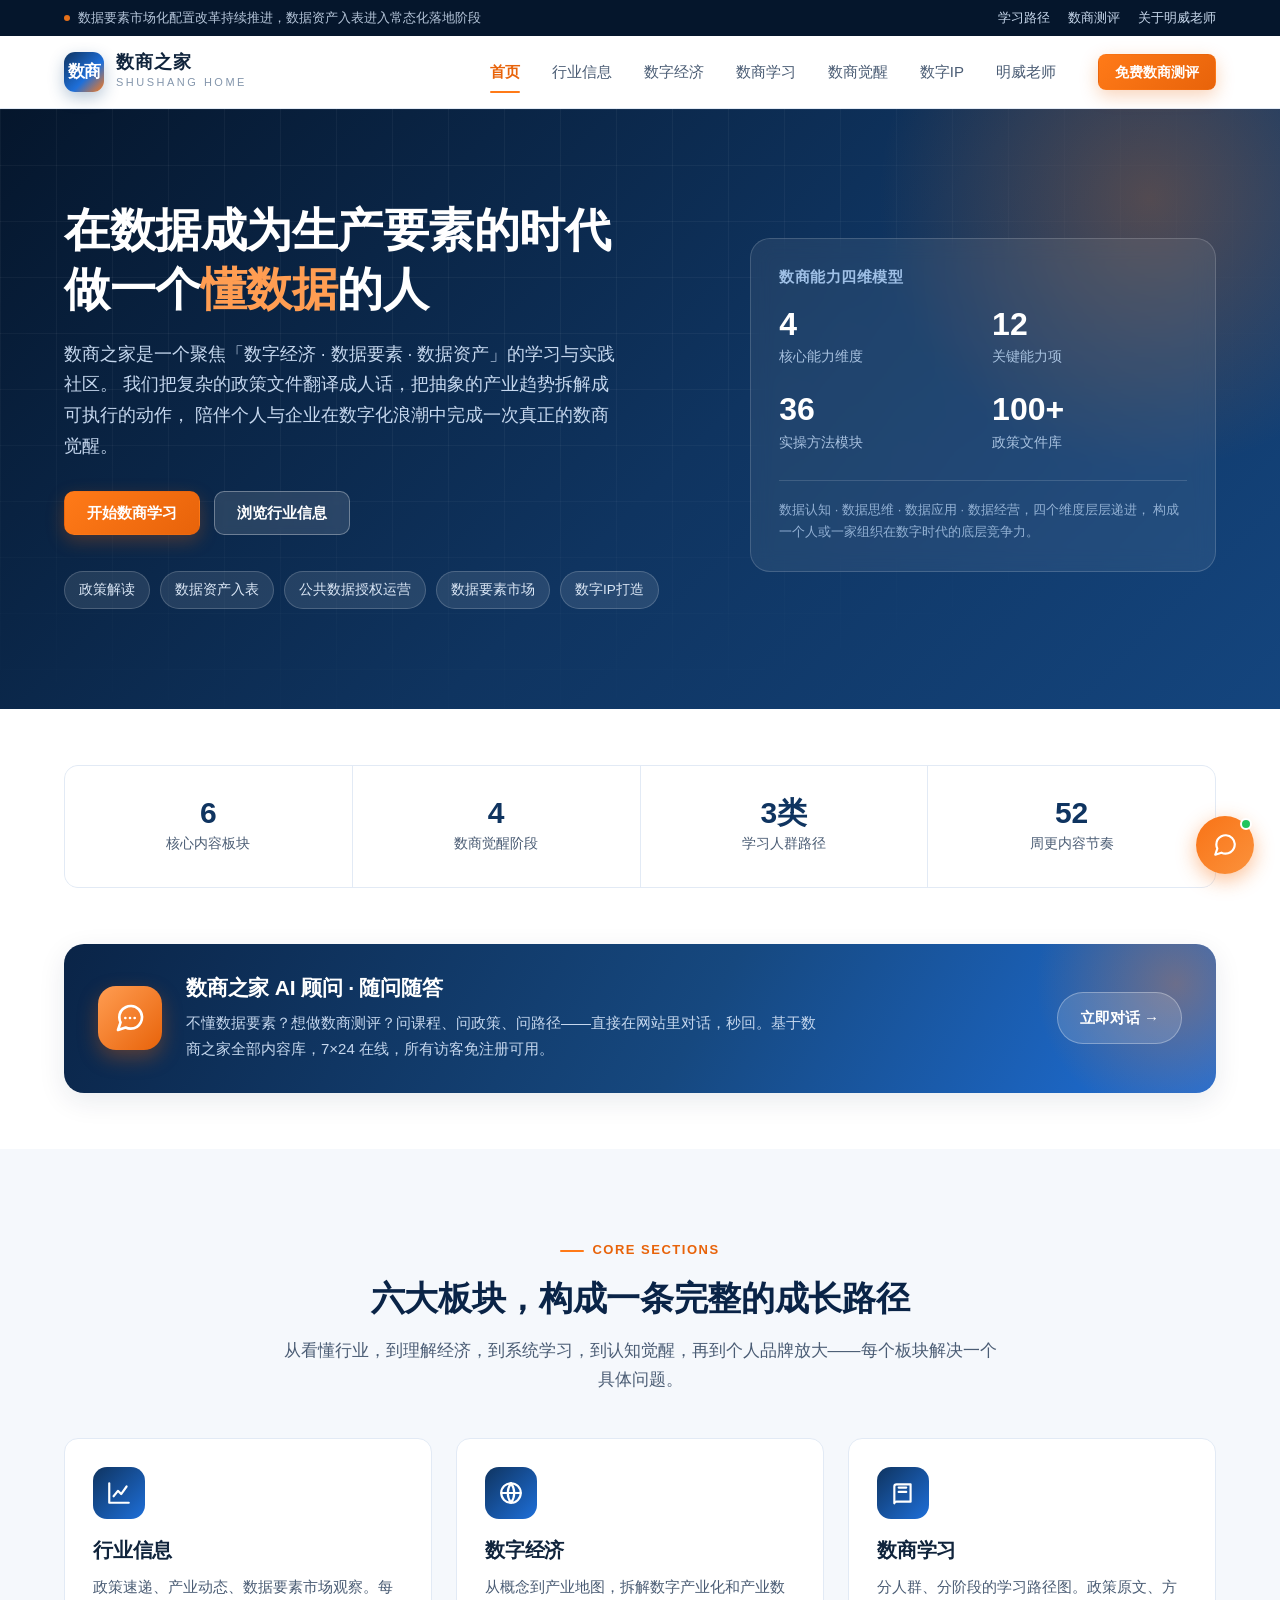
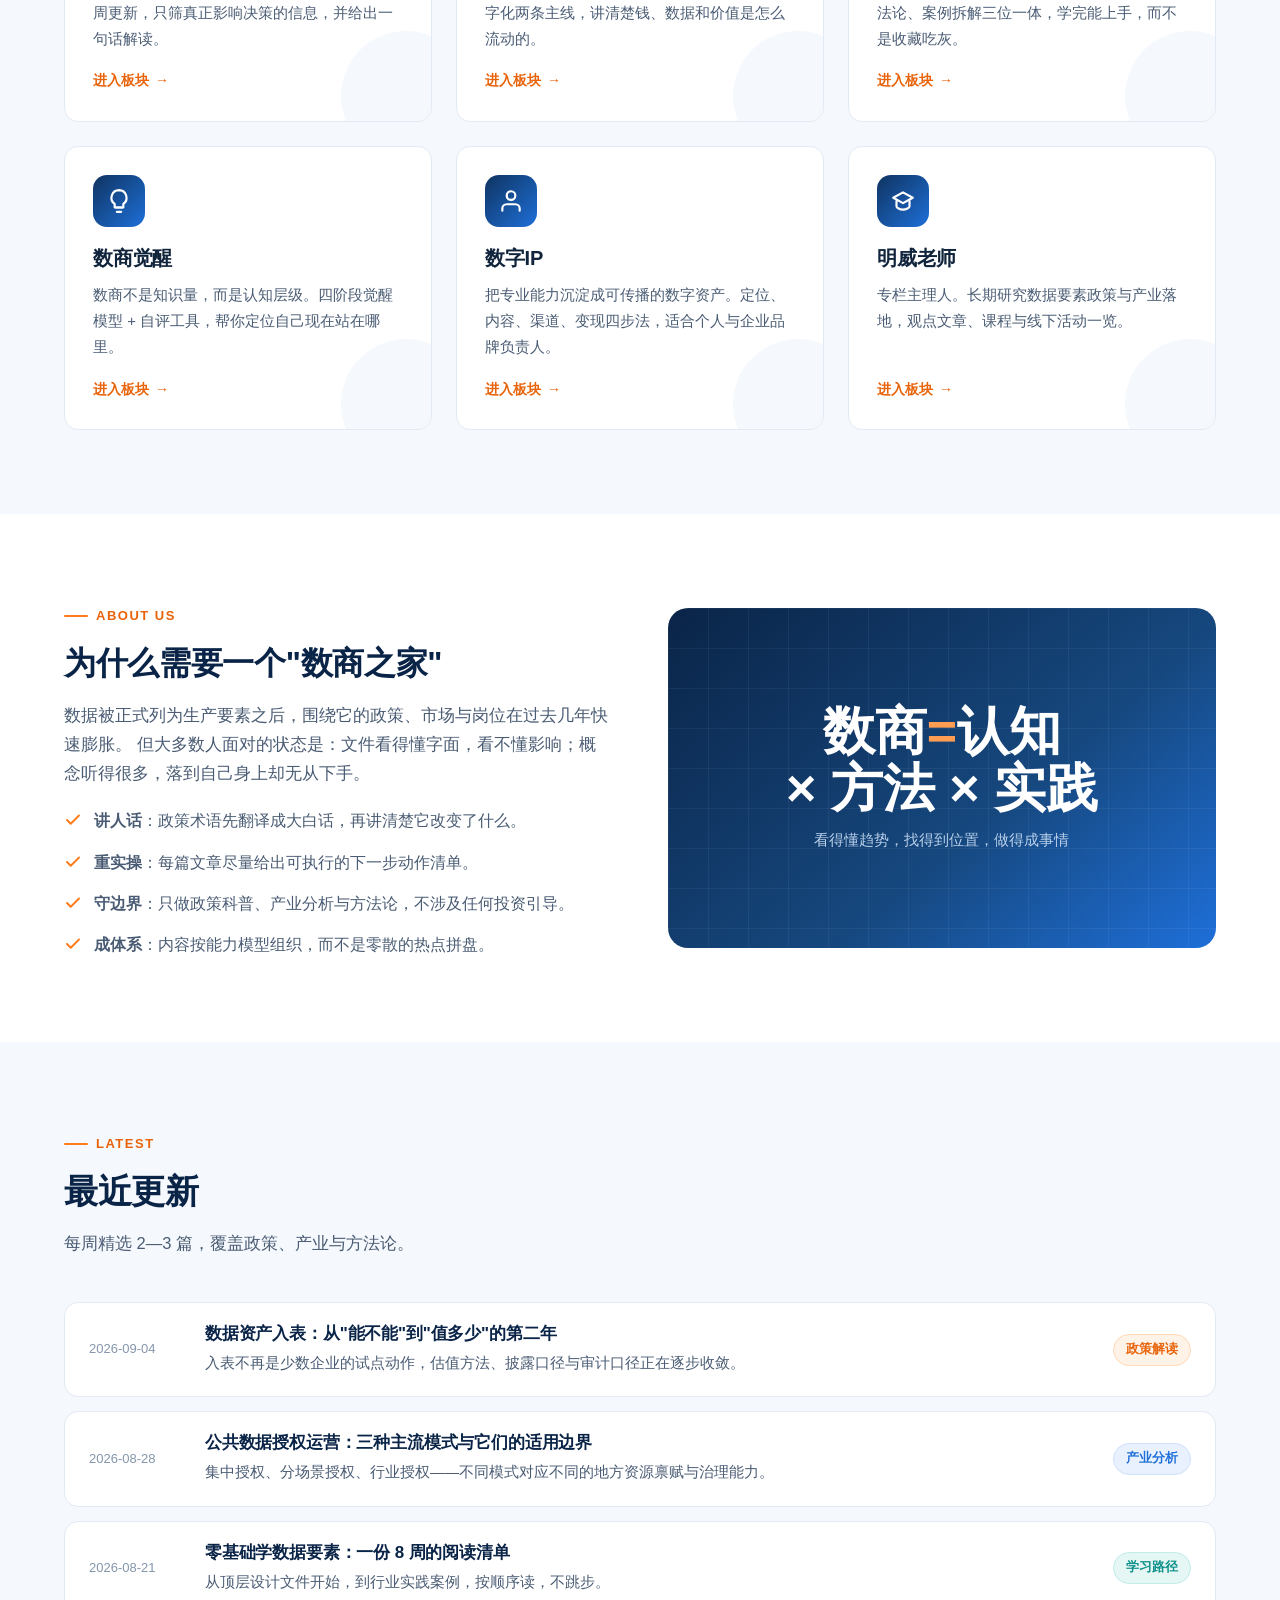
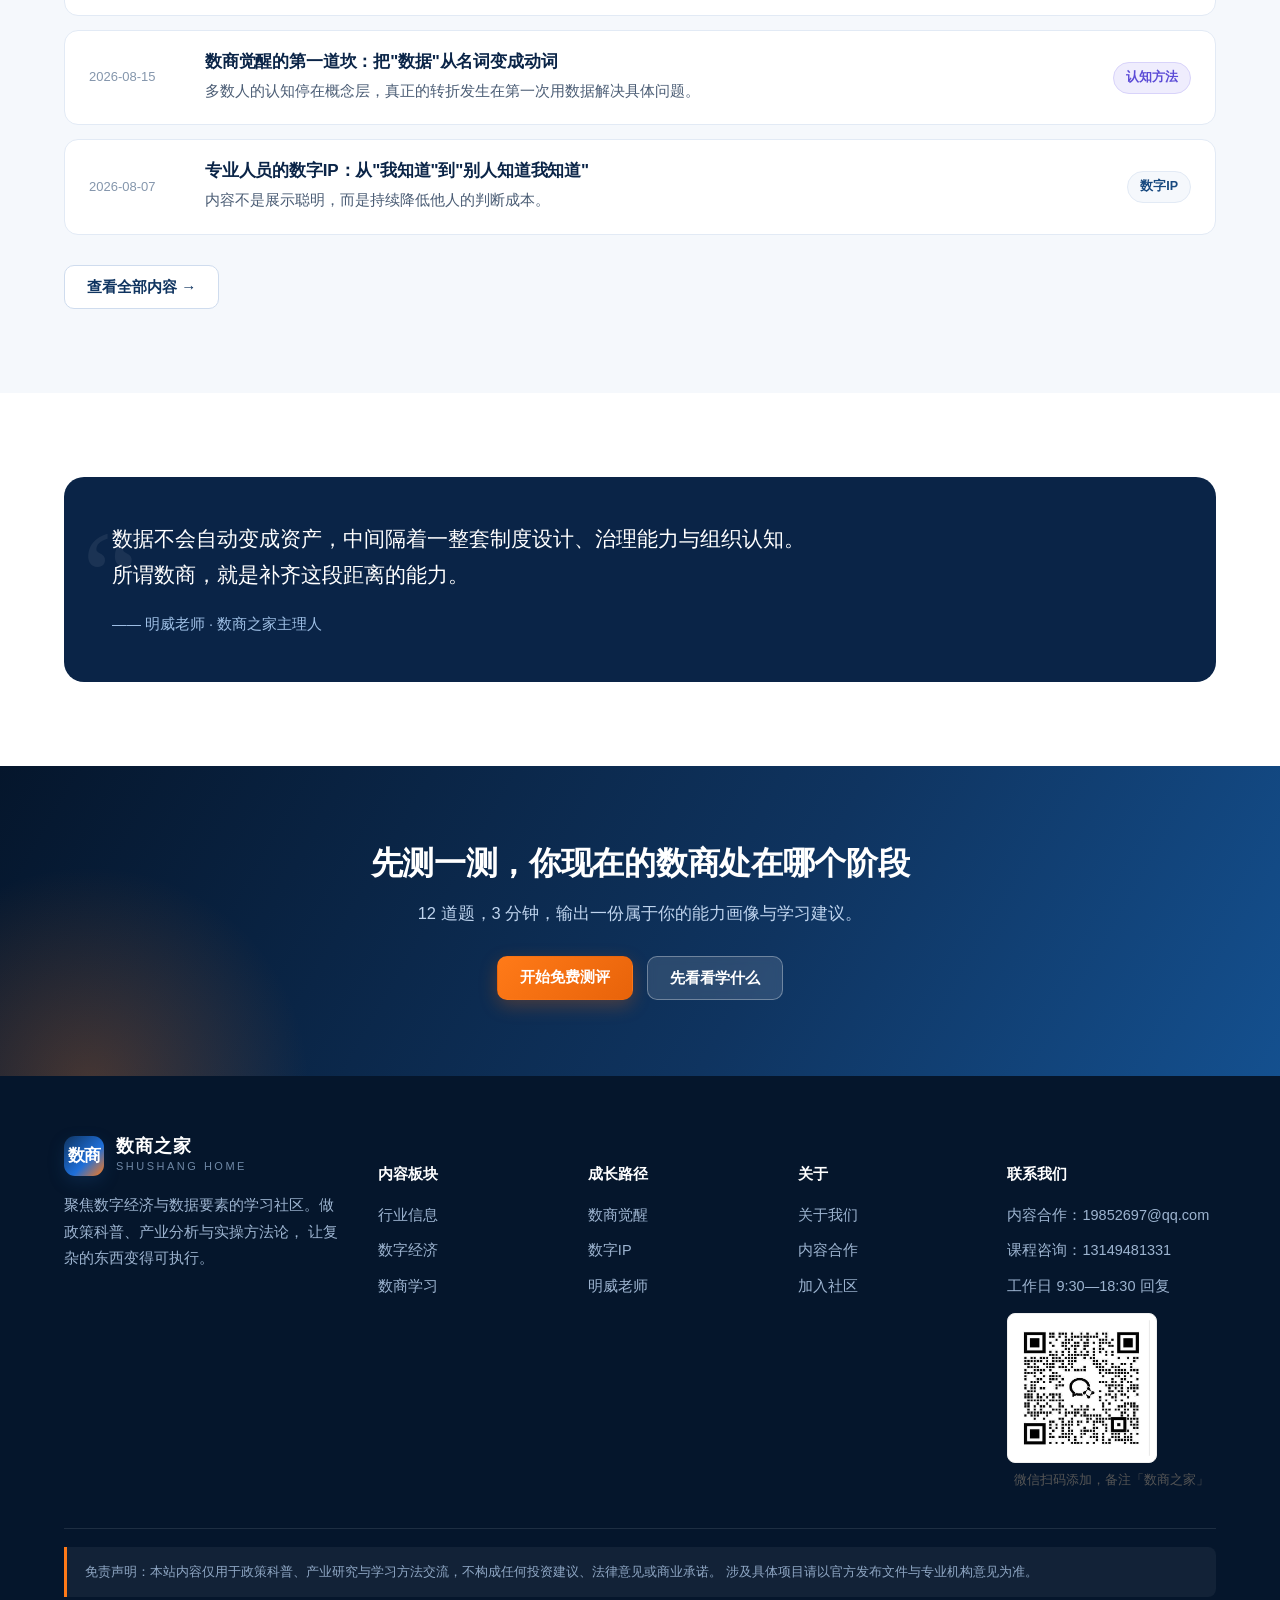
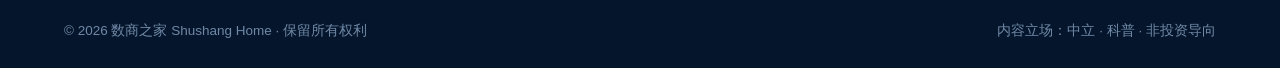
<file: index.html>
<!DOCTYPE html>
<html lang="zh-CN">
<head>
<meta charset="UTF-8">
<meta name="viewport" content="width=device-width, initial-scale=1">
<meta http-equiv="Cache-Control" content="no-cache, no-store, must-revalidate">
<meta http-equiv="Pragma" content="no-cache">
<meta http-equiv="Expires" content="0">
<title>数商之家 — 数字经济 · 数据要素 · 数商觉醒</title>
<meta name="description" content="数商之家，聚焦数字经济、数据要素与数据资产化的学习与实践社区。提供行业信息、政策解读、数商学习路径、数商觉醒方法论、数字IP打造与明威老师专栏内容。">
<link rel="stylesheet" href="assets/css/style.css?v=2">
</head>
<body>

<!-- 顶部公告 -->
<div class="topbar">
  <div class="container">
    <span><i class="dot"></i>数据要素市场化配置改革持续推进，数据资产入表进入常态化落地阶段</span>
    <div class="topbar-links">
      <a href="learning.html">学习路径</a>
      <a href="awakening.html">数商测评</a>
      <a href="teacher.html">关于明威老师</a>
    </div>
  </div>
</div>

<!-- 导航 -->
<nav class="nav">
  <div class="container">
    <a href="index.html" class="logo">
      <div class="logo-mark">数商</div>
      <div class="logo-text">
        <b>数商之家</b>
        <small>Shushang Home</small>
      </div>
    </a>

    <button class="nav-toggle" aria-label="菜单" aria-expanded="false"><i></i><i></i><i></i></button>

    <ul class="nav-menu">
      <li><a href="index.html" class="active">首页</a></li>
      <li><a href="industry.html">行业信息</a></li>
      <li><a href="economy.html">数字经济</a></li>
      <li><a href="learning.html">数商学习</a></li>
      <li><a href="awakening.html">数商觉醒</a></li>
      <li><a href="ip.html">数字IP</a></li>
      <li><a href="teacher.html">明威老师</a></li>
    </ul>

    <div class="nav-cta">
      <a href="awakening.html" class="btn btn-primary btn-sm">免费数商测评</a>
    </div>
  </div>
</nav>

<!-- Hero -->
<header class="hero">
  <div class="container">
    <div class="hero-grid">
      <div>
        <h1>在数据成为生产要素的时代<br>做一个<em>懂数据</em>的人</h1>
        <p class="lead">
          数商之家是一个聚焦「数字经济 · 数据要素 · 数据资产」的学习与实践社区。
          我们把复杂的政策文件翻译成人话，把抽象的产业趋势拆解成可执行的动作，
          陪伴个人与企业在数字化浪潮中完成一次真正的数商觉醒。
        </p>
        <div class="hero-actions">
          <a href="learning.html" class="btn btn-primary">开始数商学习</a>
          <a href="industry.html" class="btn btn-light">浏览行业信息</a>
        </div>
        <div class="hero-tags">
          <span>政策解读</span>
          <span>数据资产入表</span>
          <span>公共数据授权运营</span>
          <span>数据要素市场</span>
          <span>数字IP打造</span>
        </div>
      </div>

      <div class="hero-card">
        <h4>数商能力四维模型</h4>
        <div class="stat-row">
          <div class="stat">
            <b data-count="4">4</b>
            <span>核心能力维度</span>
          </div>
          <div class="stat">
            <b data-count="12">12</b>
            <span>关键能力项</span>
          </div>
          <div class="stat">
            <b data-count="36">36</b>
            <span>实操方法模块</span>
          </div>
          <div class="stat">
            <b data-count="100" data-suffix="+">100+</b>
            <span>政策文件库</span>
          </div>
        </div>
        <div class="divider"></div>
        <p class="hero-note">
          数据认知 · 数据思维 · 数据应用 · 数据经营，四个维度层层递进，
          构成一个人或一家组织在数字时代的底层竞争力。
        </p>
      </div>
    </div>
  </div>
</header>

<!-- 数据亮点 -->
<section class="section" style="padding: 56px 0;">
  <div class="container">
    <div class="highlights reveal">
      <div class="highlight"><b data-count="6">6</b><span>核心内容板块</span></div>
      <div class="highlight"><b data-count="4">4</b><span>数商觉醒阶段</span></div>
      <div class="highlight"><b data-count="3" data-suffix="类">3类</b><span>学习人群路径</span></div>
      <div class="highlight"><b data-count="52">52</b><span>周更内容节奏</span></div>
    </div>
  </div>
</section>

<!-- AI 顾问入口 -->
<section class="section" style="padding: 0 0 56px;">
  <div class="container">
    <a href="ai.html" class="ai-entry reveal">
      <div class="ai-entry-icon">
        <svg viewBox="0 0 24 24" fill="none" stroke="currentColor" stroke-width="2" stroke-linecap="round" stroke-linejoin="round"><path d="M21 11.5a8.38 8.38 0 01-.9 3.8 8.5 8.5 0 01-7.6 4.7 8.38 8.38 0 01-3.8-.9L3 21l1.9-5.7a8.38 8.38 0 01-.9-3.8 8.5 8.5 0 014.7-7.6 8.38 8.38 0 013.8-.9h.5a8.48 8.48 0 018 8v.5z"/><path d="M8.5 12h.01M12 12h.01M15.5 12h.01"/></svg>
      </div>
      <div class="ai-entry-body">
        <h3>数商之家 AI 顾问 · 随问随答</h3>
        <p>不懂数据要素？想做数商测评？问课程、问政策、问路径——直接在网站里对话，秒回。基于数商之家全部内容库，7×24 在线，所有访客免注册可用。</p>
      </div>
      <span class="ai-entry-cta">立即对话 →</span>
    </a>
  </div>
</section>

<!-- 六大板块 -->
<section class="section section-soft">
  <div class="container">
    <div class="sec-head center">
      <div class="eyebrow">Core Sections</div>
      <h2>六大板块，构成一条完整的成长路径</h2>
      <p>从看懂行业，到理解经济，到系统学习，到认知觉醒，再到个人品牌放大——每个板块解决一个具体问题。</p>
    </div>

    <div class="grid g-3">
      <a href="industry.html" class="card mod-card reveal">
        <div class="mod-icon">
          <svg viewBox="0 0 24 24" fill="none" stroke="currentColor" stroke-width="2" stroke-linecap="round" stroke-linejoin="round"><path d="M3 3v18h18"/><path d="M7 15l4-5 3 3 5-7"/></svg>
        </div>
        <h3>行业信息</h3>
        <p>政策速递、产业动态、数据要素市场观察。每周更新，只筛真正影响决策的信息，并给出一句话解读。</p>
        <span class="more">进入板块</span>
      </a>

      <a href="economy.html" class="card mod-card reveal">
        <div class="mod-icon">
          <svg viewBox="0 0 24 24" fill="none" stroke="currentColor" stroke-width="2" stroke-linecap="round" stroke-linejoin="round"><circle cx="12" cy="12" r="9"/><path d="M3 12h18M12 3a15 15 0 010 18 15 15 0 010-18"/></svg>
        </div>
        <h3>数字经济</h3>
        <p>从概念到产业地图，拆解数字产业化和产业数字化两条主线，讲清楚钱、数据和价值是怎么流动的。</p>
        <span class="more">进入板块</span>
      </a>

      <a href="learning.html" class="card mod-card reveal">
        <div class="mod-icon">
          <svg viewBox="0 0 24 24" fill="none" stroke="currentColor" stroke-width="2" stroke-linecap="round" stroke-linejoin="round"><path d="M4 19.5V6a2 2 0 012-2h13v16H6a2 2 0 00-2 1.5z"/><path d="M8 7h7M8 11h7"/></svg>
        </div>
        <h3>数商学习</h3>
        <p>分人群、分阶段的学习路径图。政策原文、方法论、案例拆解三位一体，学完能上手，而不是收藏吃灰。</p>
        <span class="more">进入板块</span>
      </a>

      <a href="awakening.html" class="card mod-card reveal">
        <div class="mod-icon">
          <svg viewBox="0 0 24 24" fill="none" stroke="currentColor" stroke-width="2" stroke-linecap="round" stroke-linejoin="round"><path d="M9 18h6M10 22h4"/><path d="M12 2a7 7 0 00-4 12.7V18h8v-3.3A7 7 0 0012 2z"/></svg>
        </div>
        <h3>数商觉醒</h3>
        <p>数商不是知识量，而是认知层级。四阶段觉醒模型 + 自评工具，帮你定位自己现在站在哪里。</p>
        <span class="more">进入板块</span>
      </a>

      <a href="ip.html" class="card mod-card reveal">
        <div class="mod-icon">
          <svg viewBox="0 0 24 24" fill="none" stroke="currentColor" stroke-width="2" stroke-linecap="round" stroke-linejoin="round"><path d="M20 21v-2a4 4 0 00-4-4H8a4 4 0 00-4 4v2"/><circle cx="12" cy="7" r="4"/></svg>
        </div>
        <h3>数字IP</h3>
        <p>把专业能力沉淀成可传播的数字资产。定位、内容、渠道、变现四步法，适合个人与企业品牌负责人。</p>
        <span class="more">进入板块</span>
      </a>

      <a href="teacher.html" class="card mod-card reveal">
        <div class="mod-icon">
          <svg viewBox="0 0 24 24" fill="none" stroke="currentColor" stroke-width="2" stroke-linecap="round" stroke-linejoin="round"><path d="M12 14l9-5-9-5-9 5 9 5z"/><path d="M6 12v5c0 1 3 3 6 3s6-2 6-3v-5"/></svg>
        </div>
        <h3>明威老师</h3>
        <p>专栏主理人。长期研究数据要素政策与产业落地，观点文章、课程与线下活动一览。</p>
        <span class="more">进入板块</span>
      </a>
    </div>
  </div>
</section>

<!-- 关于 -->
<section class="section">
  <div class="container">
    <div class="split">
      <div class="reveal">
        <div class="eyebrow">About Us</div>
        <h2 style="font-size:32px;color:var(--navy-800);margin-bottom:16px;">为什么需要一个"数商之家"</h2>
        <p style="color:var(--text-2);font-size:16.5px;margin-bottom:20px;">
          数据被正式列为生产要素之后，围绕它的政策、市场与岗位在过去几年快速膨胀。
          但大多数人面对的状态是：文件看得懂字面，看不懂影响；概念听得很多，落到自己身上却无从下手。
        </p>
        <ul class="feature-list">
          <li>
            <svg viewBox="0 0 24 24" fill="none" stroke="currentColor" stroke-width="2.5" stroke-linecap="round" stroke-linejoin="round"><path d="M20 6L9 17l-5-5"/></svg>
            <span><strong>讲人话</strong>：政策术语先翻译成大白话，再讲清楚它改变了什么。</span>
          </li>
          <li>
            <svg viewBox="0 0 24 24" fill="none" stroke="currentColor" stroke-width="2.5" stroke-linecap="round" stroke-linejoin="round"><path d="M20 6L9 17l-5-5"/></svg>
            <span><strong>重实操</strong>：每篇文章尽量给出可执行的下一步动作清单。</span>
          </li>
          <li>
            <svg viewBox="0 0 24 24" fill="none" stroke="currentColor" stroke-width="2.5" stroke-linecap="round" stroke-linejoin="round"><path d="M20 6L9 17l-5-5"/></svg>
            <span><strong>守边界</strong>：只做政策科普、产业分析与方法论，不涉及任何投资引导。</span>
          </li>
          <li>
            <svg viewBox="0 0 24 24" fill="none" stroke="currentColor" stroke-width="2.5" stroke-linecap="round" stroke-linejoin="round"><path d="M20 6L9 17l-5-5"/></svg>
            <span><strong>成体系</strong>：内容按能力模型组织，而不是零散的热点拼盘。</span>
          </li>
        </ul>
      </div>

      <div class="split-visual reveal">
        <div class="visual">
          <div class="visual-inner">
            <div class="big">数商<em>=</em>认知<br>× 方法 × 实践</div>
            <p>看得懂趋势，找得到位置，做得成事情</p>
          </div>
        </div>
      </div>
    </div>
  </div>
</section>

<!-- 最新内容 -->
<section class="section section-soft">
  <div class="container">
    <div class="sec-head">
      <div class="eyebrow">Latest</div>
      <h2>最近更新</h2>
      <p>每周精选 2—3 篇，覆盖政策、产业与方法论。</p>
    </div>

    <div class="news-list reveal">
      <a href="industry.html" class="news-item">
        <div class="news-date">2026-09-04</div>
        <div>
          <h4>数据资产入表：从"能不能"到"值多少"的第二年</h4>
          <p>入表不再是少数企业的试点动作，估值方法、披露口径与审计口径正在逐步收敛。</p>
        </div>
        <span class="tag tag-orange">政策解读</span>
      </a>

      <a href="economy.html" class="news-item">
        <div class="news-date">2026-08-28</div>
        <div>
          <h4>公共数据授权运营：三种主流模式与它们的适用边界</h4>
          <p>集中授权、分场景授权、行业授权——不同模式对应不同的地方资源禀赋与治理能力。</p>
        </div>
        <span class="tag tag-blue">产业分析</span>
      </a>

      <a href="learning.html" class="news-item">
        <div class="news-date">2026-08-21</div>
        <div>
          <h4>零基础学数据要素：一份 8 周的阅读清单</h4>
          <p>从顶层设计文件开始，到行业实践案例，按顺序读，不跳步。</p>
        </div>
        <span class="tag tag-teal">学习路径</span>
      </a>

      <a href="awakening.html" class="news-item">
        <div class="news-date">2026-08-15</div>
        <div>
          <h4>数商觉醒的第一道坎：把"数据"从名词变成动词</h4>
          <p>多数人的认知停在概念层，真正的转折发生在第一次用数据解决具体问题。</p>
        </div>
        <span class="tag tag-purple">认知方法</span>
      </a>

      <a href="ip.html" class="news-item">
        <div class="news-date">2026-08-07</div>
        <div>
          <h4>专业人员的数字IP：从"我知道"到"别人知道我知道"</h4>
          <p>内容不是展示聪明，而是持续降低他人的判断成本。</p>
        </div>
        <span class="tag">数字IP</span>
      </a>
    </div>

    <div style="margin-top:30px;">
      <a href="industry.html" class="btn btn-ghost">查看全部内容 →</a>
    </div>
  </div>
</section>

<!-- 引用 -->
<section class="section">
  <div class="container">
    <div class="quote reveal">
      <p>数据不会自动变成资产，中间隔着一整套制度设计、治理能力与组织认知。<br>
      所谓数商，就是补齐这段距离的能力。</p>
      <footer>—— 明威老师 · 数商之家主理人
</footer>
    </div>
  </div>
</section>

<!-- CTA -->
<section class="cta">
  <div class="container">
    <h2>先测一测，你现在的数商处在哪个阶段</h2>
    <p>12 道题，3 分钟，输出一份属于你的能力画像与学习建议。</p>
    <div class="hero-actions">
      <a href="awakening.html" class="btn btn-primary">开始免费测评</a>
      <a href="learning.html" class="btn btn-light">先看看学什么</a>
    </div>
  </div>
</section>

<!-- 页脚 -->
<footer class="footer">
  <div class="container">
    <div class="footer-grid">
      <div>
        <div class="logo">
          <div class="logo-mark">数商</div>
          <div class="logo-text"><b>数商之家</b><small>Shushang Home</small></div>
        </div>
        <p class="footer-about">
          聚焦数字经济与数据要素的学习社区。做政策科普、产业分析与实操方法论，
          让复杂的东西变得可执行。
        </p>
      </div>
      <div>
        <h5>内容板块</h5>
        <ul>
          <li><a href="industry.html">行业信息</a></li>
          <li><a href="economy.html">数字经济</a></li>
          <li><a href="learning.html">数商学习</a></li>
        </ul>
      </div>
      <div>
        <h5>成长路径</h5>
        <ul>
          <li><a href="awakening.html">数商觉醒</a></li>
          <li><a href="ip.html">数字IP</a></li>
          <li><a href="teacher.html">明威老师</a></li>
        </ul>
      </div>
      <div>
        <h5>关于</h5>
        <ul>
          <li><a href="teacher.html">关于我们</a></li>
          <li><a href="teacher.html#contact">内容合作</a></li>
          <li><a href="learning.html">加入社区</a></li>
        </ul>
      </div>
      <div>
        <h5>联系我们</h5>
        <ul>
          <li>内容合作：19852697@qq.com</li>
          <li>课程咨询：13149481331</li>
          <li>工作日 9:30—18:30 回复</li>
        </ul>
        <div class="wx-qr" style="margin-top:14px;text-align:center;">
          <img src="assets/img/weixin_qr.png?v=2" alt="微信二维码" style="width:150px;height:150px;border-radius:8px;background:#fff;padding:6px;border:1px solid #eee;" />
          <p style="font-size:13px;color:#555;margin-top:6px;">微信扫码添加，备注「数商之家」</p>
        </div>
      </div>
    </div>

    <div class="disclaimer">
      免责声明：本站内容仅用于政策科普、产业研究与学习方法交流，不构成任何投资建议、法律意见或商业承诺。
      涉及具体项目请以官方发布文件与专业机构意见为准。
    </div>

    <div class="footer-bottom">
      <span>© 2026 数商之家 Shushang Home · 保留所有权利</span>
      <span>内容立场：中立 · 科普 · 非投资导向</span>
    </div>
  </div>
</footer>

<button class="totop" aria-label="回到顶部">
  <svg viewBox="0 0 24 24" width="20" height="20" fill="none" stroke="currentColor" stroke-width="2.2" stroke-linecap="round" stroke-linejoin="round"><path d="M12 19V5M5 12l7-7 7 7"/></svg>
</button>

<script src="assets/js/main.js?v=2"></script>
<script src="assets/js/ai-widget.js?v=3"></script>
</body>
</html>
</file>
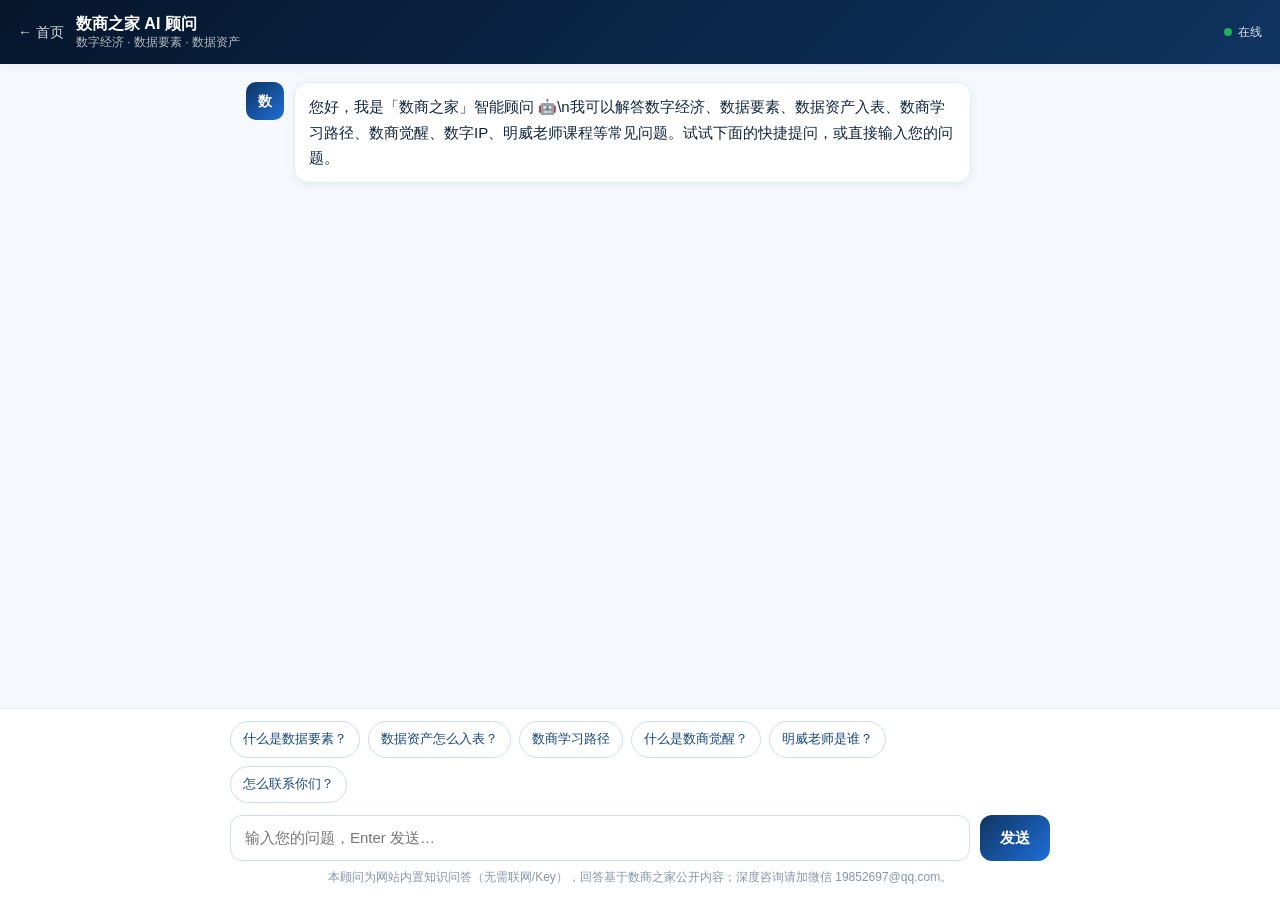
<file: ai.html>
<!DOCTYPE html>
<html lang="zh-CN">
<head>
<meta charset="UTF-8">
<meta name="viewport" content="width=device-width, initial-scale=1">
<meta http-equiv="Cache-Control" content="no-cache, no-store, must-revalidate">
<meta http-equiv="Pragma" content="no-cache">
<meta http-equiv="Expires" content="0">
<title>数商之家 AI 顾问</title>
<link rel="stylesheet" href="assets/css/style.css?v=2">
<style>
  body { background: var(--bg-soft); }
  .ai-head {
    position: sticky; top: 0; z-index: 20;
    background: linear-gradient(135deg, var(--navy-900), var(--navy-700));
    color: #fff; padding: 14px 18px;
    display: flex; align-items: center; gap: 12px;
    box-shadow: var(--shadow-sm);
  }
  .ai-head a.back { color: #fff; text-decoration: none; font-size: 14px; opacity: .85; }
  .ai-head a.back:hover { opacity: 1; }
  .ai-head .who { display: flex; flex-direction: column; line-height: 1.3; }
  .ai-head .who b { font-size: 16px; }
  .ai-head .who small { font-size: 12px; opacity: .7; }
  .ai-head .status { margin-left: auto; display: flex; align-items: center; gap: 6px; font-size: 12px; opacity: .85; }
  .ai-head .status .dot { width: 8px; height: 8px; border-radius: 50%; background: #22c55e; }

  .ai-wrap { max-width: 820px; margin: 0 auto; padding: 18px 16px 140px; }
  .ai-box { min-height: 52vh; display: flex; flex-direction: column; gap: 14px; }

  .msg { display: flex; gap: 10px; max-width: 92%; }
  .msg .av {
    flex: 0 0 38px; width: 38px; height: 38px; border-radius: 10px;
    background: linear-gradient(135deg, var(--navy-700), var(--blue-500));
    color: #fff; display: flex; align-items: center; justify-content: center; font-weight: 700; font-size: 14px;
  }
  .msg.user { align-self: flex-end; flex-direction: row-reverse; }
  .msg.user .av { background: linear-gradient(135deg, var(--orange-500), var(--orange-400)); }
  .msg .bubble {
    background: #fff; border: 1px solid var(--line); border-radius: 14px;
    padding: 11px 14px; font-size: 15px; line-height: 1.7; box-shadow: var(--shadow-sm);
    white-space: pre-wrap; word-break: break-word;
  }
  .msg.user .bubble { background: linear-gradient(135deg, var(--orange-500), var(--orange-400)); color: #fff; border: none; }

  .ai-input {
    position: fixed; left: 0; right: 0; bottom: 0; z-index: 20;
    background: #fff; border-top: 1px solid var(--line);
    padding: 12px 16px calc(12px + env(safe-area-inset-bottom));
  }
  .ai-input .row { max-width: 820px; margin: 0 auto; display: flex; gap: 10px; align-items: flex-end; }
  .ai-input textarea {
    flex: 1; resize: none; border: 1px solid var(--line-strong); border-radius: 12px;
    padding: 11px 14px; font-family: var(--font); font-size: 15px; line-height: 1.5; max-height: 120px; outline: none;
  }
  .ai-input textarea:focus { border-color: var(--blue-500); }
  .ai-input button {
    flex: 0 0 auto; border: none; border-radius: 12px; cursor: pointer;
    background: linear-gradient(135deg, var(--navy-700), var(--blue-500)); color: #fff;
    padding: 0 20px; height: 46px; font-size: 15px; font-weight: 600;
  }
  .ai-input button:disabled { opacity: .5; cursor: not-allowed; }
  .ai-tip { max-width: 820px; margin: 6px auto 0; font-size: 12px; color: var(--text-3); text-align: center; }
  .quick { display: flex; flex-wrap: wrap; gap: 8px; margin-bottom: 4px; }
  .quick span {
    font-size: 13px; color: var(--navy-600); background: #fff; border: 1px solid var(--line-strong);
    border-radius: 999px; padding: 6px 12px; cursor: pointer;
  }
  .quick span:hover { border-color: var(--blue-500); }
</style>
</head>
<body>

<div class="ai-head">
  <a class="back" href="index.html">← 首页</a>
  <div class="who">
    <b>数商之家 AI 顾问</b>
    <small>数字经济 · 数据要素 · 数据资产</small>
  </div>
  <div class="status"><span class="dot"></span>在线</div>
</div>

<div class="ai-wrap">
  <div class="ai-box" id="box">
    <div class="msg">
      <div class="av">数</div>
      <div class="bubble">您好，我是「数商之家」智能顾问 🤖\n我可以解答数字经济、数据要素、数据资产入表、数商学习路径、数商觉醒、数字IP、明威老师课程等常见问题。试试下面的快捷提问，或直接输入您的问题。</div>
    </div>
  </div>
</div>

<div class="ai-input">
  <div class="row">
    <div style="flex:1;display:flex;flex-direction:column;gap:8px">
      <div class="quick" id="quick">
        <span>什么是数据要素？</span>
        <span>数据资产怎么入表？</span>
        <span>数商学习路径</span>
        <span>什么是数商觉醒？</span>
        <span>明威老师是谁？</span>
        <span>怎么联系你们？</span>
      </div>
      <textarea id="input" rows="1" placeholder="输入您的问题，Enter 发送…"></textarea>
    </div>
    <button id="send">发送</button>
  </div>
  <div class="ai-tip">本顾问为网站内置知识问答（无需联网/Key），回答基于数商之家公开内容；深度咨询请加微信 19852697@qq.com。</div>
</div>

<script>
/* ============ 数商之家内置知识库（零 Key、纯前端） ============ */
const KB = [
  {
    q: ["数据要素是什么", "什么是数据要素", "数据为什么是要素", "数据要素定义", "数据要素概念"],
    a: "数据要素，是指能参与社会生产经营、为使用者或所有者带来经济效益的“数据资源”。\n\n传统生产要素是土地、劳动力、资本、技术；2020 年《关于构建更加完善的要素市场化配置体制机制的意见》首次把“数据”列为第五大生产要素。简单说：当数据能被采集、确权、流通、并产生价值时，它就从“副产品”变成了“生产要素”。\n\n想系统了解，建议看《数据要素 30 讲》（入门课）。"
  },
  {
    q: ["数据资产入表", "入表", "怎么入表", "入表流程", "数据资产入账", "数据资产计入报表"],
    a: "数据资产入表，是指符合资产定义的数据资源，按《企业数据资源相关会计处理暂行规定》确认为无形资产或存货，进入企业财务报表。\n\n基本流程：① 资源盘点与识别；② 合规性与控制权确认；③ 成本归集与计量；④ 列报与披露。常见价值评估方法有三种：成本法、收益法、市场法。\n\n实操建议走“数据资产入表全流程演练”实战课，以模拟企业走完从资源梳理到披露的完整链路。"
  },
  {
    q: ["学习路径", "怎么学", "从哪开始", "零基础学", "学习路线", "课程", "课程体系", "学什么"],
    a: "数商之家按“人群 + 阶段”组织学习：\n\n【三条人群路径】\n· 企业管理者/决策层：读懂政策影响、数据投入优先级、合规红线（4—6周）\n· 业务/数据/技术岗：数据治理、数据产品、入表协同（8—10周）\n· 个人转型/求职：概念框架、岗位地图、作品集（10—12周）\n\n【四阶段地图】认知建立框架 → 政策读懂规则 → 方法掌握流程 → 实践做出成果。\n\n入门课推荐《数据要素30讲》《政策文件阅读方法》，详见“数商学习”板块。"
  },
  {
    q: ["数商觉醒", "什么是数商", "数商是什么", "数商觉醒是什么", "数据商", "数据商"],
    a: "数商（Data Quotient）= 数字时代的底层读写能力：你能多大程度上自觉地用数据去理解世界、做判断、解决问题。它不是智商，不是技术，是可训练的认知与习惯。\n\n【数商四维模型】\n· 数据认知：看得懂数据的口径、偏差与局限\n· 数据思维：遇到问题本能想到“用什么数据说清楚”\n· 数据应用：能把数据用进业务流程、推动决策\n· 数据经营：把数据当资产持续治理与运营\n\n【觉醒四阶段】沉睡期 → 感知期 → 实践期 → 内化期。多数人卡在一、二阶段之间。可先做 12 题免费测评定位自己的阶段。"
  },
  {
    q: ["数字ip", "数字IP是什么", "个人ip", "专业人员ip", "打造ip", "个人品牌"],
    a: "数字IP，是专业人员在数字世界里的可信身份与内容资产。核心理念：内容不是展示聪明，而是持续降低他人的判断成本——从“我知道”到“别人知道我知道”。\n\n落地方式：把你的方法论沉淀成文章、案例、课程等可复用内容，持续输出。觉醒之后“把过程写出来”，就是数字IP的起点。详见“数字IP”板块。"
  },
  {
    q: ["明威老师", "明威是谁", "老师介绍", "主理人", "明威老师是谁", "关于明威"],
    a: "明威老师是「数商之家」主理人，长期研究数字经济、数据要素与数据资产化，擅长把复杂政策翻译成可执行动作。\n\n· 8 年研究与教学积累，300+ 篇原创观点文章，60+ 场课程与内训，12 套体系化课程\n· 研究领域：数据要素制度、公共数据授权运营、数据资产入表、数据治理、数字IP 等\n· 三个原则：先结构后细节、先场景后技术、讲清楚边界\n\n近期专栏：《数据资产入表的十个现实问题》。课程与活动见“明威老师”页。"
  },
  {
    q: ["公共数据", "公共数据授权运营", "授权运营", "公共数据是什么"],
    a: "公共数据，是指各级国家机关、法律法规授权的组织在履职中采集的数据。公共数据授权运营，是在保障安全与隐私前提下，通过授权特定主体对公共数据进行开发利用，释放其价值的一种机制。\n\n主流有三种模式，对应不同的地方资源禀赋与治理能力，照搬方案往往水土不服。明威老师有专栏《公共数据授权运营：三种主流模式与适用边界》专门分析。"
  },
  {
    q: ["联系方式", "怎么联系", "加微信", "邮箱", "电话", "课程咨询", "内容合作", "商务合作"],
    a: "数商之家联系方式：\n· 内容合作（约稿/转载/联合研究）：19852697@qq.com\n· 课程咨询（内训/公开课/定制方案）：13149481331\n· 演讲邀约：talk@shushang.home\n· 工作日 9:30—18:30 回复\n\n也可以直接扫网站页脚/首页的微信二维码，备注「数商之家」添加。"
  },
  {
    q: ["测评", "测试", "评估", "数商测评", "能力画像", "测一测"],
    a: "数商之家提供 12 题免费自评工具，覆盖认知、思维、应用等维度，完成后输出你的数商阶段画像与推荐学习顺序。\n\n路径：首页点「免费数商测评」，或进入“数商觉醒”板块的测评区。测评结果仅用于学习建议，不做任何能力评级或商业用途。"
  },
  {
    q: ["人工", "真人", "客服", "转人工", "找老师", "咨询"],
    a: "我是网站内置的智能问答助手，能解答大部分常见问题。如需真人深度咨询（课程定制、企业内训、内容合作等），请加微信 19852697@qq.com 或电话 13149481331，备注「数商之家」，工作日 9:30—18:30 会有回复。"
  },
  {
    q: ["你们是做什么的", "数商之家介绍", "关于数商之家", "网站是干什么的", "什么是数商之家", "你们网站干嘛的", "网站干嘛", "数商之家是做什么的"],
    a: "数商之家是一个聚焦「数字经济 · 数据要素 · 数据资产」的学习与实践社区。我们做政策科普、产业分析与实操方法论，帮助个人与企业完成“数商觉醒”。\n\n内容板块：行业信息、数字经济、数商学习、数商觉醒、数字IP、明威老师。配套有政策资料库、模板清单、案例库与学习社群。"
  },
  {
    q: ["数字经济", "什么是数字经济", "数字经济是什么"],
    a: "数字经济，是以数据资源为关键要素、以现代信息网络为重要载体、以数字技术融合应用为驱动力的经济形态。它既包括数字产业化（如软硬件、互联网），也包括产业数字化（传统行业用数据与技术改造升级）。数据要素市场化配置，是数字经济深化发展的核心抓手之一。"
  }
];

const KEYWORDS = [
  { k: ["入表", "报表", "会计", "无形资产"], i: 1 },
  { k: ["要素", "第五要素"], i: 0 },
  { k: ["觉醒", "数商"], i: 3 },
  { k: ["ip", "品牌", "个人ip"], i: 4 },
  { k: ["明威", "老师"], i: 5 },
  { k: ["公共数据", "授权运营"], i: 6 },
  { k: ["联系", "微信", "邮箱", "电话", "合作"], i: 7 },
  { k: ["测评", "测试", "评估"], i: 8 },
  { k: ["课程", "学习路径", "怎么学", "学什么"], i: 2 },
  { k: ["数字经济"], i: 11 },
  { k: ["人工", "真人", "客服"], i: 9 }
];

function findAnswer(text) {
  const t = text.toLowerCase();
  for (const item of KB) {
    for (const q of item.q) {
      if (t.includes(q.toLowerCase())) return item.a;
    }
  }
  for (const kw of KEYWORDS) {
    if (kw.k.some(x => t.includes(x))) return KB[kw.i].a;
  }
  return "这个问题我暂时覆盖不到 🤔 您可以换种说法，或查看对应板块：\n· 数据要素/入表 →「数商学习」\n· 数商觉醒/测评 →「数商觉醒」\n· 课程与合作 → 加微信 19852697@qq.com 或电话 13149481331\n\n也可以直接告诉我您想了解的关键词，比如“数据资产入表”“数商学习路径”。";
}

const box = document.getElementById("box");
const input = document.getElementById("input");
const sendBtn = document.getElementById("send");
const quick = document.getElementById("quick");

function addMsg(role, text) {
  const el = document.createElement("div");
  el.className = "msg " + role;
  const bubble = document.createElement("div");
  bubble.className = "bubble";
  bubble.style.whiteSpace = "pre-wrap";
  bubble.textContent = text;
  const av = document.createElement("div");
  av.className = "av";
  av.textContent = (role === "user" ? "我" : "数");
  el.appendChild(av);
  el.appendChild(bubble);
  box.appendChild(el);
  box.scrollTop = box.scrollHeight;
  return el;
}

function ask(text) {
  if (!text.trim()) return;
  addMsg("user", text);
  input.value = ""; input.style.height = "auto";
  sendBtn.disabled = true;
  const loading = addMsg("ai", "正在思考…");
  setTimeout(() => {
    loading.querySelector(".bubble").textContent = findAnswer(text);
    sendBtn.disabled = false;
    box.scrollTop = box.scrollHeight;
  }, 280);
}

sendBtn.addEventListener("click", () => ask(input.value));
input.addEventListener("keydown", e => {
  if (e.key === "Enter" && !e.shiftKey) { e.preventDefault(); ask(input.value); }
});
input.addEventListener("input", () => { input.style.height = "auto"; input.style.height = Math.min(input.scrollHeight, 120) + "px"; });
quick.addEventListener("click", e => { if (e.target.tagName === "SPAN") ask(e.target.textContent); });
</script>
</body>
</html>
</file>
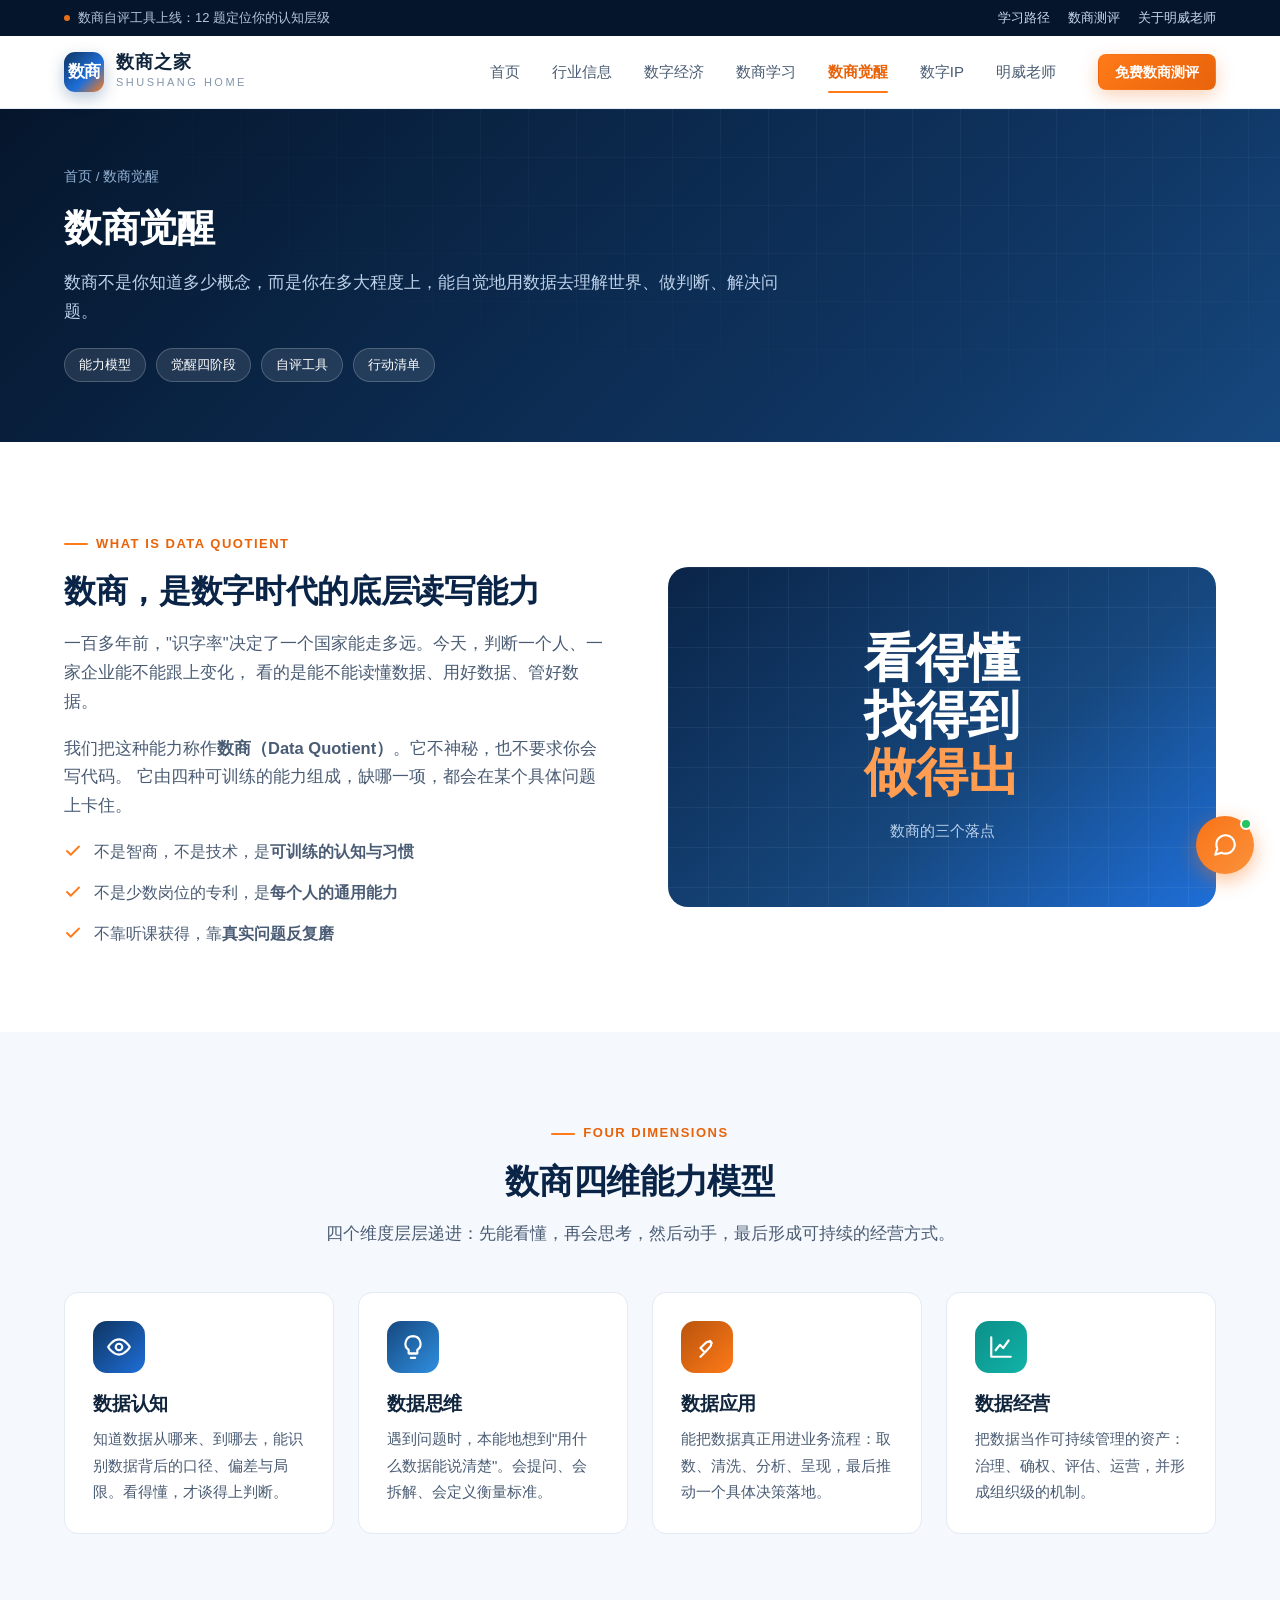
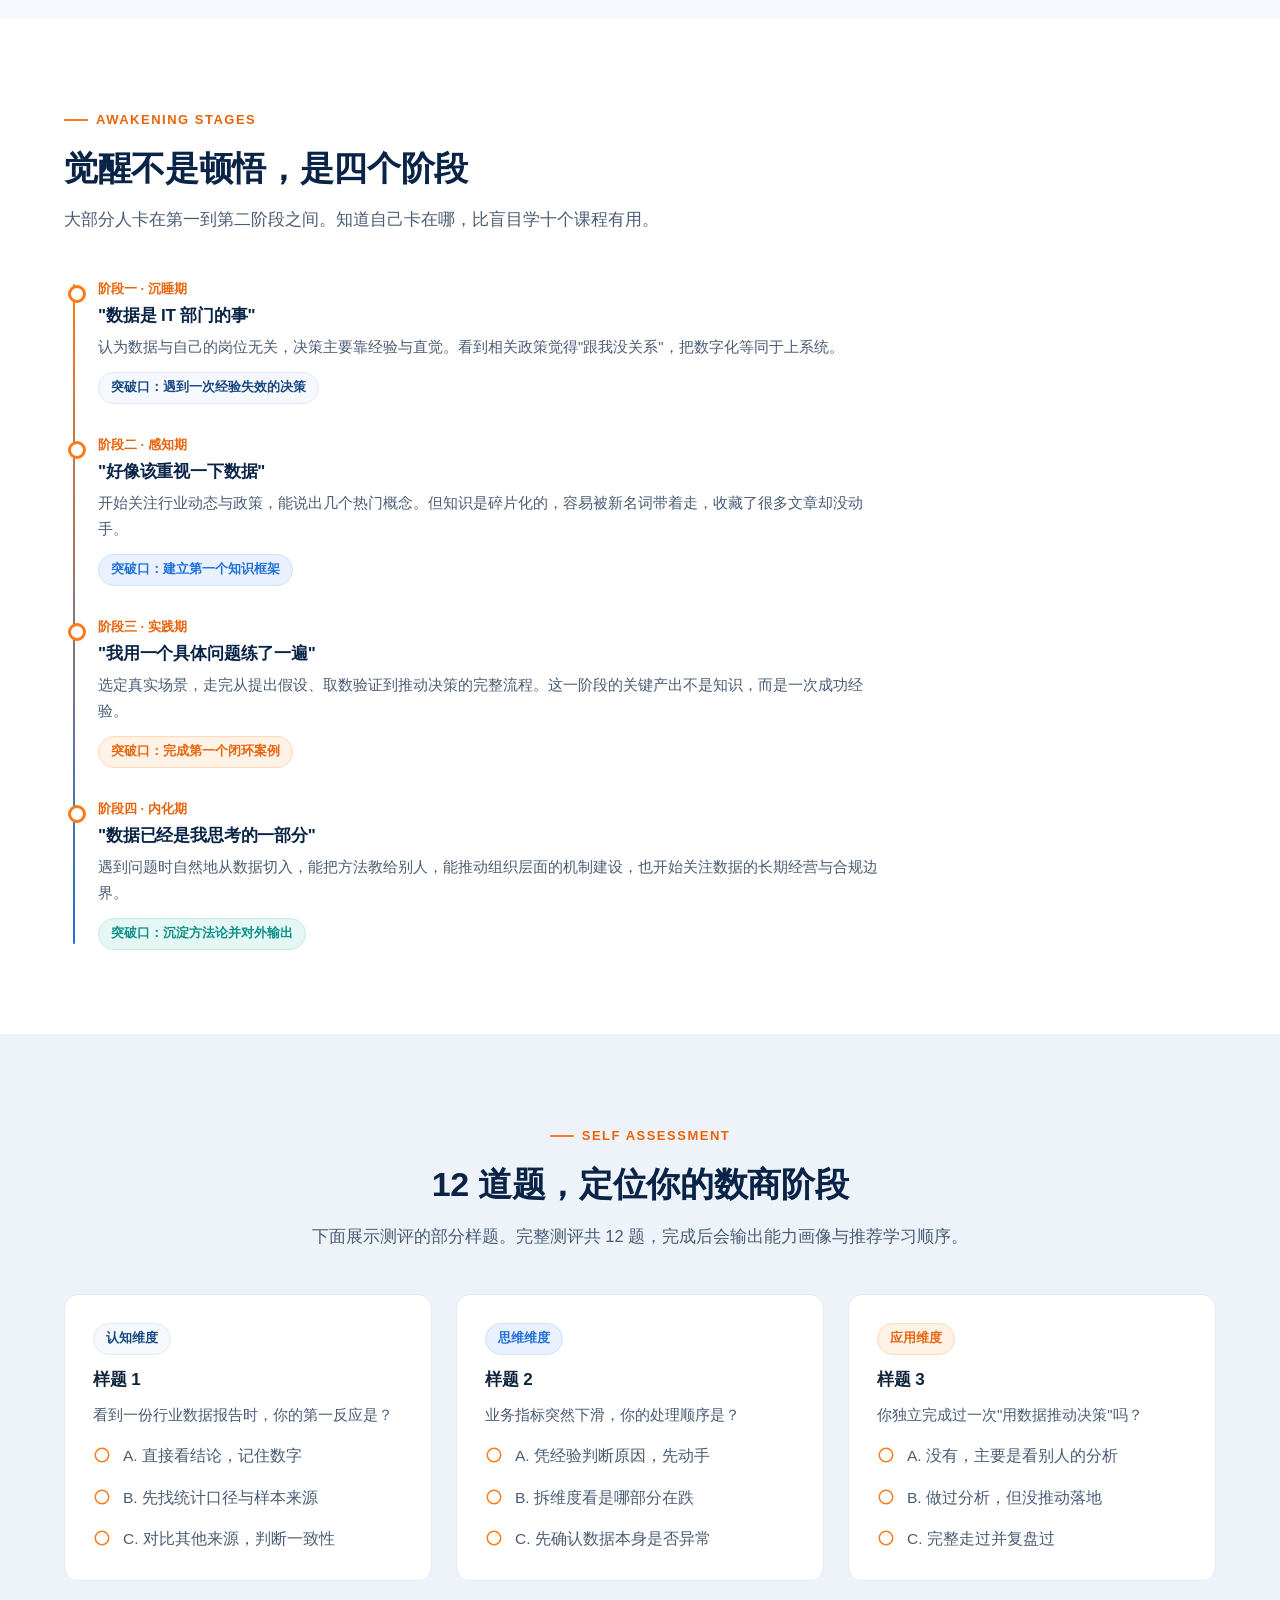
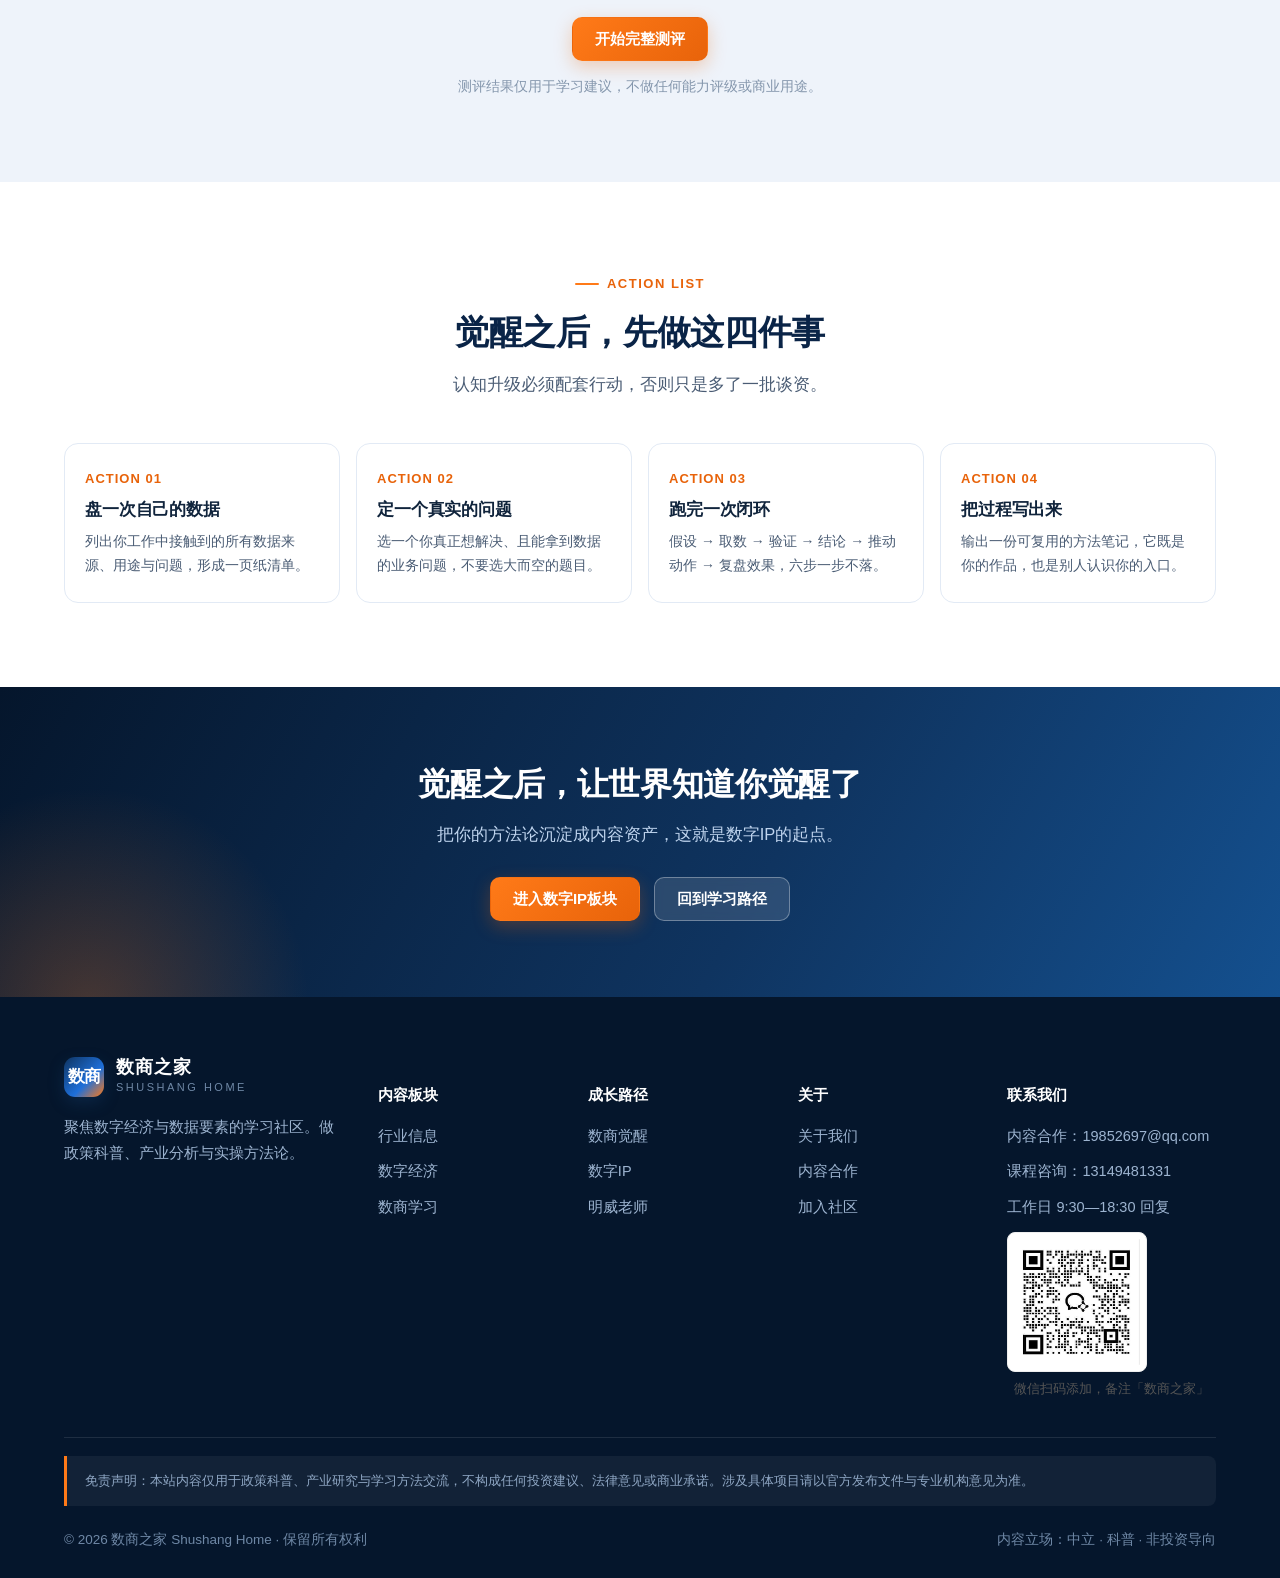
<file: awakening.html>
<!DOCTYPE html>
<html lang="zh-CN">
<head>
<meta charset="UTF-8">
<meta name="viewport" content="width=device-width, initial-scale=1">
<meta http-equiv="Cache-Control" content="no-cache, no-store, must-revalidate">
<meta http-equiv="Pragma" content="no-cache">
<meta http-equiv="Expires" content="0">
<title>数商觉醒 — 数商之家</title>
<meta name="description" content="数商觉醒：数商四维能力模型、四阶段觉醒路径与自评工具，帮你定位认知层级与下一步行动。">
<link rel="stylesheet" href="assets/css/style.css?v=2">
</head>
<body>

<div class="topbar">
  <div class="container">
    <span><i class="dot"></i>数商自评工具上线：12 题定位你的认知层级</span>
    <div class="topbar-links">
      <a href="learning.html">学习路径</a>
      <a href="awakening.html">数商测评</a>
      <a href="teacher.html">关于明威老师</a>
    </div>
  </div>
</div>

<nav class="nav">
  <div class="container">
    <a href="index.html" class="logo">
      <div class="logo-mark">数商</div>
      <div class="logo-text"><b>数商之家</b><small>Shushang Home</small></div>
    </a>
    <button class="nav-toggle" aria-label="菜单" aria-expanded="false"><i></i><i></i><i></i></button>
    <ul class="nav-menu">
      <li><a href="index.html">首页</a></li>
      <li><a href="industry.html">行业信息</a></li>
      <li><a href="economy.html">数字经济</a></li>
      <li><a href="learning.html">数商学习</a></li>
      <li><a href="awakening.html" class="active">数商觉醒</a></li>
      <li><a href="ip.html">数字IP</a></li>
      <li><a href="teacher.html">明威老师</a></li>
    </ul>
    <div class="nav-cta">
      <a href="#assess" class="btn btn-primary btn-sm">免费数商测评</a>
    </div>
  </div>
</nav>

<div class="pagehead">
  <div class="container">
    <div class="crumb"><a href="index.html">首页</a> / 数商觉醒</div>
    <h1>数商觉醒</h1>
    <p>数商不是你知道多少概念，而是你在多大程度上，能自觉地用数据去理解世界、做判断、解决问题。</p>
    <div class="pagehead-tags">
      <span>能力模型</span><span>觉醒四阶段</span><span>自评工具</span><span>行动清单</span>
    </div>
  </div>
</div>

<!-- 什么是数商 -->
<section class="section">
  <div class="container">
    <div class="split">
      <div class="reveal">
        <div class="eyebrow">What Is Data Quotient</div>
        <h2 style="font-size:32px;color:var(--navy-800);margin-bottom:16px;">数商，是数字时代的底层读写能力</h2>
        <p style="color:var(--text-2);font-size:16.5px;margin-bottom:18px;">
          一百多年前，"识字率"决定了一个国家能走多远。今天，判断一个人、一家企业能不能跟上变化，
          看的是能不能读懂数据、用好数据、管好数据。
        </p>
        <p style="color:var(--text-2);font-size:16.5px;margin-bottom:18px;">
          我们把这种能力称作<strong>数商（Data Quotient）</strong>。它不神秘，也不要求你会写代码。
          它由四种可训练的能力组成，缺哪一项，都会在某个具体问题上卡住。
        </p>
        <ul class="feature-list">
          <li><svg viewBox="0 0 24 24" fill="none" stroke="currentColor" stroke-width="2.5" stroke-linecap="round" stroke-linejoin="round"><path d="M20 6L9 17l-5-5"/></svg><span>不是智商，不是技术，是<strong>可训练的认知与习惯</strong></span></li>
          <li><svg viewBox="0 0 24 24" fill="none" stroke="currentColor" stroke-width="2.5" stroke-linecap="round" stroke-linejoin="round"><path d="M20 6L9 17l-5-5"/></svg><span>不是少数岗位的专利，是<strong>每个人的通用能力</strong></span></li>
          <li><svg viewBox="0 0 24 24" fill="none" stroke="currentColor" stroke-width="2.5" stroke-linecap="round" stroke-linejoin="round"><path d="M20 6L9 17l-5-5"/></svg><span>不靠听课获得，靠<strong>真实问题反复磨</strong></span></li>
        </ul>
      </div>
      <div class="split-visual reveal">
        <div class="visual">
          <div class="visual-inner">
            <div class="big">看得懂<br>找得到<br><em>做得出</em></div>
            <p style="margin-top:16px;">数商的三个落点</p>
          </div>
        </div>
      </div>
    </div>
  </div>
</section>

<!-- 四维模型 -->
<section class="section section-soft">
  <div class="container">
    <div class="sec-head center">
      <div class="eyebrow">Four Dimensions</div>
      <h2>数商四维能力模型</h2>
      <p>四个维度层层递进：先能看懂，再会思考，然后动手，最后形成可持续的经营方式。</p>
    </div>

    <div class="grid g-4">
      <div class="card reveal">
        <div class="mod-icon" style="background:linear-gradient(135deg,#0f3460,#1e6fd9);">
          <svg viewBox="0 0 24 24" fill="none" stroke="currentColor" stroke-width="2" stroke-linecap="round" stroke-linejoin="round"><path d="M2 12s4-7 10-7 10 7 10 7-4 7-10 7-10-7-10-7z"/><circle cx="12" cy="12" r="3"/></svg>
        </div>
        <h3 style="font-size:19px;margin-bottom:10px;">数据认知</h3>
        <p style="color:var(--text-2);font-size:15px;">知道数据从哪来、到哪去，能识别数据背后的口径、偏差与局限。看得懂，才谈得上判断。</p>
      </div>
      <div class="card reveal">
        <div class="mod-icon" style="background:linear-gradient(135deg,#16487f,#2f8fe0);">
          <svg viewBox="0 0 24 24" fill="none" stroke="currentColor" stroke-width="2" stroke-linecap="round" stroke-linejoin="round"><path d="M9 18h6M10 22h4"/><path d="M12 2a7 7 0 00-4 12.7V18h8v-3.3A7 7 0 0012 2z"/></svg>
        </div>
        <h3 style="font-size:19px;margin-bottom:10px;">数据思维</h3>
        <p style="color:var(--text-2);font-size:15px;">遇到问题时，本能地想到"用什么数据能说清楚"。会提问、会拆解、会定义衡量标准。</p>
      </div>
      <div class="card reveal">
        <div class="mod-icon" style="background:linear-gradient(135deg,#b8540d,#ff7a18);">
          <svg viewBox="0 0 24 24" fill="none" stroke="currentColor" stroke-width="2" stroke-linecap="round" stroke-linejoin="round"><path d="M14.7 6.3a4 4 0 010 5.7L10 17l-4-4 4.7-4.7a4 4 0 015.7 0z"/><path d="M6 21l3-3"/></svg>
        </div>
        <h3 style="font-size:19px;margin-bottom:10px;">数据应用</h3>
        <p style="color:var(--text-2);font-size:15px;">能把数据真正用进业务流程：取数、清洗、分析、呈现，最后推动一个具体决策落地。</p>
      </div>
      <div class="card reveal">
        <div class="mod-icon" style="background:linear-gradient(135deg,#0b8f88,#12b3a8);">
          <svg viewBox="0 0 24 24" fill="none" stroke="currentColor" stroke-width="2" stroke-linecap="round" stroke-linejoin="round"><path d="M3 3v18h18"/><path d="M7 15l4-5 3 3 5-7"/></svg>
        </div>
        <h3 style="font-size:19px;margin-bottom:10px;">数据经营</h3>
        <p style="color:var(--text-2);font-size:15px;">把数据当作可持续管理的资产：治理、确权、评估、运营，并形成组织级的机制。</p>
      </div>
    </div>
  </div>
</section>

<!-- 觉醒四阶段 -->
<section class="section">
  <div class="container">
    <div class="sec-head">
      <div class="eyebrow">Awakening Stages</div>
      <h2>觉醒不是顿悟，是四个阶段</h2>
      <p>大部分人卡在第一到第二阶段之间。知道自己卡在哪，比盲目学十个课程有用。</p>
    </div>

    <div class="timeline" style="max-width:820px;">
      <div class="tl-item reveal">
        <div class="tl-time">阶段一 · 沉睡期</div>
        <h4>"数据是 IT 部门的事"</h4>
        <p>认为数据与自己的岗位无关，决策主要靠经验与直觉。看到相关政策觉得"跟我没关系"，把数字化等同于上系统。</p>
        <div style="margin-top:12px;"><span class="tag">突破口：遇到一次经验失效的决策</span></div>
      </div>
      <div class="tl-item reveal">
        <div class="tl-time">阶段二 · 感知期</div>
        <h4>"好像该重视一下数据"</h4>
        <p>开始关注行业动态与政策，能说出几个热门概念。但知识是碎片化的，容易被新名词带着走，收藏了很多文章却没动手。</p>
        <div style="margin-top:12px;"><span class="tag tag-blue">突破口：建立第一个知识框架</span></div>
      </div>
      <div class="tl-item reveal">
        <div class="tl-time">阶段三 · 实践期</div>
        <h4>"我用一个具体问题练了一遍"</h4>
        <p>选定真实场景，走完从提出假设、取数验证到推动决策的完整流程。这一阶段的关键产出不是知识，而是一次成功经验。</p>
        <div style="margin-top:12px;"><span class="tag tag-orange">突破口：完成第一个闭环案例</span></div>
      </div>
      <div class="tl-item reveal">
        <div class="tl-time">阶段四 · 内化期</div>
        <h4>"数据已经是我思考的一部分"</h4>
        <p>遇到问题时自然地从数据切入，能把方法教给别人，能推动组织层面的机制建设，也开始关注数据的长期经营与合规边界。</p>
        <div style="margin-top:12px;"><span class="tag tag-teal">突破口：沉淀方法论并对外输出</span></div>
      </div>
    </div>
  </div>
</section>

<!-- 测评 -->
<section class="section section-deep" id="assess">
  <div class="container">
    <div class="sec-head center">
      <div class="eyebrow">Self Assessment</div>
      <h2>12 道题，定位你的数商阶段</h2>
      <p>下面展示测评的部分样题。完整测评共 12 题，完成后会输出能力画像与推荐学习顺序。</p>
    </div>

    <div class="grid g-3">
      <div class="card reveal">
        <span class="tag">认知维度</span>
        <h3 style="font-size:17px;margin:14px 0 10px;">样题 1</h3>
        <p style="color:var(--text-2);font-size:15px;">看到一份行业数据报告时，你的第一反应是？</p>
        <ul class="feature-list" style="margin-top:14px;font-size:14.5px;">
          <li><svg viewBox="0 0 24 24" fill="none" stroke="currentColor" stroke-width="2" stroke-linecap="round" stroke-linejoin="round"><circle cx="12" cy="12" r="9"/></svg><span>A. 直接看结论，记住数字</span></li>
          <li><svg viewBox="0 0 24 24" fill="none" stroke="currentColor" stroke-width="2" stroke-linecap="round" stroke-linejoin="round"><circle cx="12" cy="12" r="9"/></svg><span>B. 先找统计口径与样本来源</span></li>
          <li><svg viewBox="0 0 24 24" fill="none" stroke="currentColor" stroke-width="2" stroke-linecap="round" stroke-linejoin="round"><circle cx="12" cy="12" r="9"/></svg><span>C. 对比其他来源，判断一致性</span></li>
        </ul>
      </div>
      <div class="card reveal">
        <span class="tag tag-blue">思维维度</span>
        <h3 style="font-size:17px;margin:14px 0 10px;">样题 2</h3>
        <p style="color:var(--text-2);font-size:15px;">业务指标突然下滑，你的处理顺序是？</p>
        <ul class="feature-list" style="margin-top:14px;font-size:14.5px;">
          <li><svg viewBox="0 0 24 24" fill="none" stroke="currentColor" stroke-width="2" stroke-linecap="round" stroke-linejoin="round"><circle cx="12" cy="12" r="9"/></svg><span>A. 凭经验判断原因，先动手</span></li>
          <li><svg viewBox="0 0 24 24" fill="none" stroke="currentColor" stroke-width="2" stroke-linecap="round" stroke-linejoin="round"><circle cx="12" cy="12" r="9"/></svg><span>B. 拆维度看是哪部分在跌</span></li>
          <li><svg viewBox="0 0 24 24" fill="none" stroke="currentColor" stroke-width="2" stroke-linecap="round" stroke-linejoin="round"><circle cx="12" cy="12" r="9"/></svg><span>C. 先确认数据本身是否异常</span></li>
        </ul>
      </div>
      <div class="card reveal">
        <span class="tag tag-orange">应用维度</span>
        <h3 style="font-size:17px;margin:14px 0 10px;">样题 3</h3>
        <p style="color:var(--text-2);font-size:15px;">你独立完成过一次"用数据推动决策"吗？</p>
        <ul class="feature-list" style="margin-top:14px;font-size:14.5px;">
          <li><svg viewBox="0 0 24 24" fill="none" stroke="currentColor" stroke-width="2" stroke-linecap="round" stroke-linejoin="round"><circle cx="12" cy="12" r="9"/></svg><span>A. 没有，主要是看别人的分析</span></li>
          <li><svg viewBox="0 0 24 24" fill="none" stroke="currentColor" stroke-width="2" stroke-linecap="round" stroke-linejoin="round"><circle cx="12" cy="12" r="9"/></svg><span>B. 做过分析，但没推动落地</span></li>
          <li><svg viewBox="0 0 24 24" fill="none" stroke="currentColor" stroke-width="2" stroke-linecap="round" stroke-linejoin="round"><circle cx="12" cy="12" r="9"/></svg><span>C. 完整走过并复盘过</span></li>
        </ul>
      </div>
    </div>

    <div style="text-align:center;margin-top:36px;">
      <a href="learning.html" class="btn btn-primary">开始完整测评</a>
      <p style="margin-top:14px;font-size:13.5px;color:var(--text-3);">测评结果仅用于学习建议，不做任何能力评级或商业用途。</p>
    </div>
  </div>
</section>

<!-- 行动清单 -->
<section class="section">
  <div class="container">
    <div class="sec-head center">
      <div class="eyebrow">Action List</div>
      <h2>觉醒之后，先做这四件事</h2>
      <p>认知升级必须配套行动，否则只是多了一批谈资。</p>
    </div>
    <div class="flow">
      <div class="flow-step reveal">
        <div class="idx">ACTION 01</div>
        <h4>盘一次自己的数据</h4>
        <p>列出你工作中接触到的所有数据来源、用途与问题，形成一页纸清单。</p>
      </div>
      <div class="flow-step reveal">
        <div class="idx">ACTION 02</div>
        <h4>定一个真实的问题</h4>
        <p>选一个你真正想解决、且能拿到数据的业务问题，不要选大而空的题目。</p>
      </div>
      <div class="flow-step reveal">
        <div class="idx">ACTION 03</div>
        <h4>跑完一次闭环</h4>
        <p>假设 → 取数 → 验证 → 结论 → 推动动作 → 复盘效果，六步一步不落。</p>
      </div>
      <div class="flow-step reveal">
        <div class="idx">ACTION 04</div>
        <h4>把过程写出来</h4>
        <p>输出一份可复用的方法笔记，它既是你的作品，也是别人认识你的入口。</p>
      </div>
    </div>
  </div>
</section>

<section class="cta">
  <div class="container">
    <h2>觉醒之后，让世界知道你觉醒了</h2>
    <p>把你的方法论沉淀成内容资产，这就是数字IP的起点。</p>
    <div class="hero-actions">
      <a href="ip.html" class="btn btn-primary">进入数字IP板块</a>
      <a href="learning.html" class="btn btn-light">回到学习路径</a>
    </div>
  </div>
</section>

<footer class="footer">
  <div class="container">
    <div class="footer-grid">
      <div>
        <div class="logo">
          <div class="logo-mark">数商</div>
          <div class="logo-text"><b>数商之家</b><small>Shushang Home</small></div>
        </div>
        <p class="footer-about">聚焦数字经济与数据要素的学习社区。做政策科普、产业分析与实操方法论。</p>
      </div>
      <div><h5>内容板块</h5><ul><li><a href="industry.html">行业信息</a></li><li><a href="economy.html">数字经济</a></li><li><a href="learning.html">数商学习</a></li></ul></div>
      <div><h5>成长路径</h5><ul><li><a href="awakening.html">数商觉醒</a></li><li><a href="ip.html">数字IP</a></li><li><a href="teacher.html">明威老师</a></li></ul></div>
      <div><h5>关于</h5><ul><li><a href="index.html">关于我们</a></li><li><a href="teacher.html">内容合作</a></li><li><a href="learning.html">加入社区</a></li></ul></div>
      <div><h5>联系我们</h5><ul><li>内容合作：19852697@qq.com</li><li>课程咨询：13149481331</li><li>工作日 9:30—18:30 回复</li></ul><div class="wx-qr" style="margin-top:12px;text-align:center;"><img src="assets/img/weixin_qr.png?v=2" alt="微信二维码" style="width:140px;height:140px;border-radius:8px;background:#fff;padding:6px;border:1px solid #eee;" /><p style="font-size:13px;color:#555;margin-top:6px;">微信扫码添加，备注「数商之家」</p></div></div>
    </div>
    <div class="disclaimer">免责声明：本站内容仅用于政策科普、产业研究与学习方法交流，不构成任何投资建议、法律意见或商业承诺。涉及具体项目请以官方发布文件与专业机构意见为准。</div>
    <div class="footer-bottom">
      <span>© 2026 数商之家 Shushang Home · 保留所有权利</span>
      <span>内容立场：中立 · 科普 · 非投资导向</span>
    </div>
  </div>
</footer>

<button class="totop" aria-label="回到顶部">
  <svg viewBox="0 0 24 24" width="20" height="20" fill="none" stroke="currentColor" stroke-width="2.2" stroke-linecap="round" stroke-linejoin="round"><path d="M12 19V5M5 12l7-7 7 7"/></svg>
</button>

<script src="assets/js/main.js?v=2"></script>
<script src="assets/js/ai-widget.js?v=3"></script>
</body>
</html>
</file>
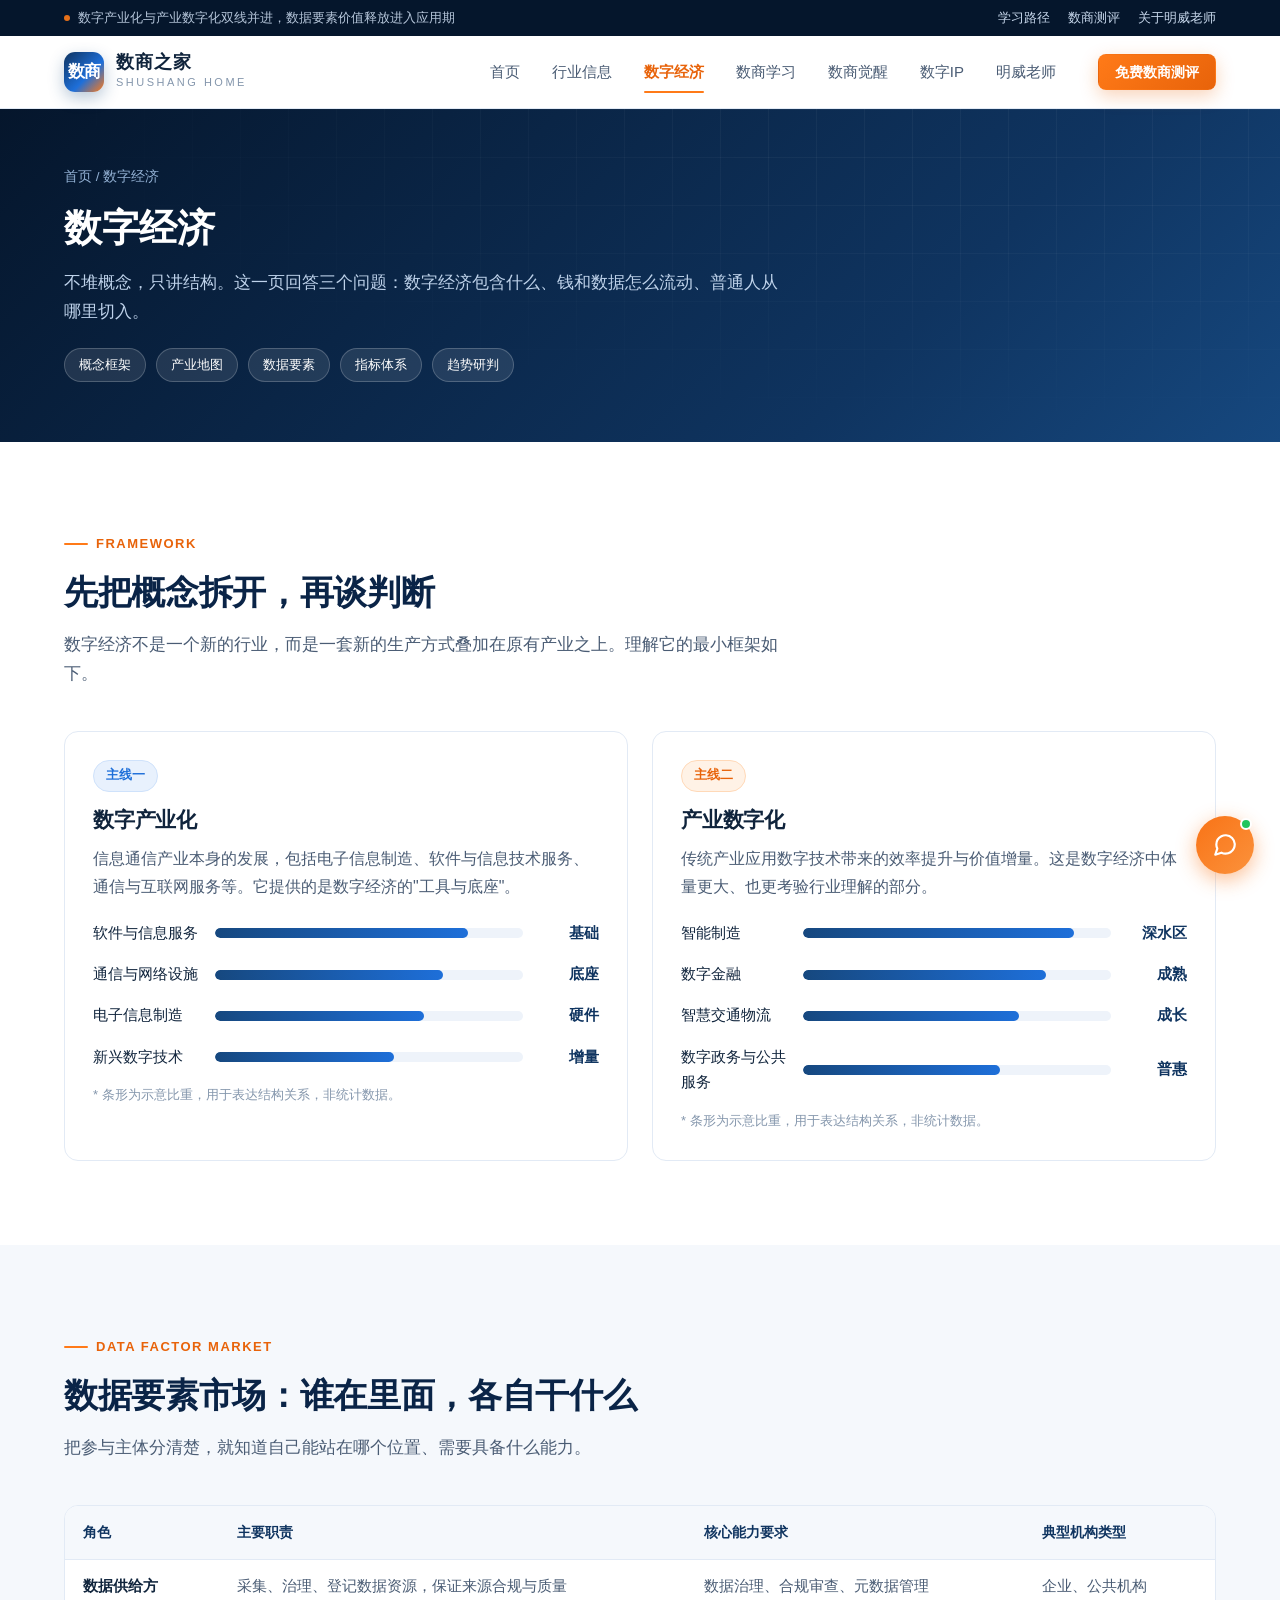
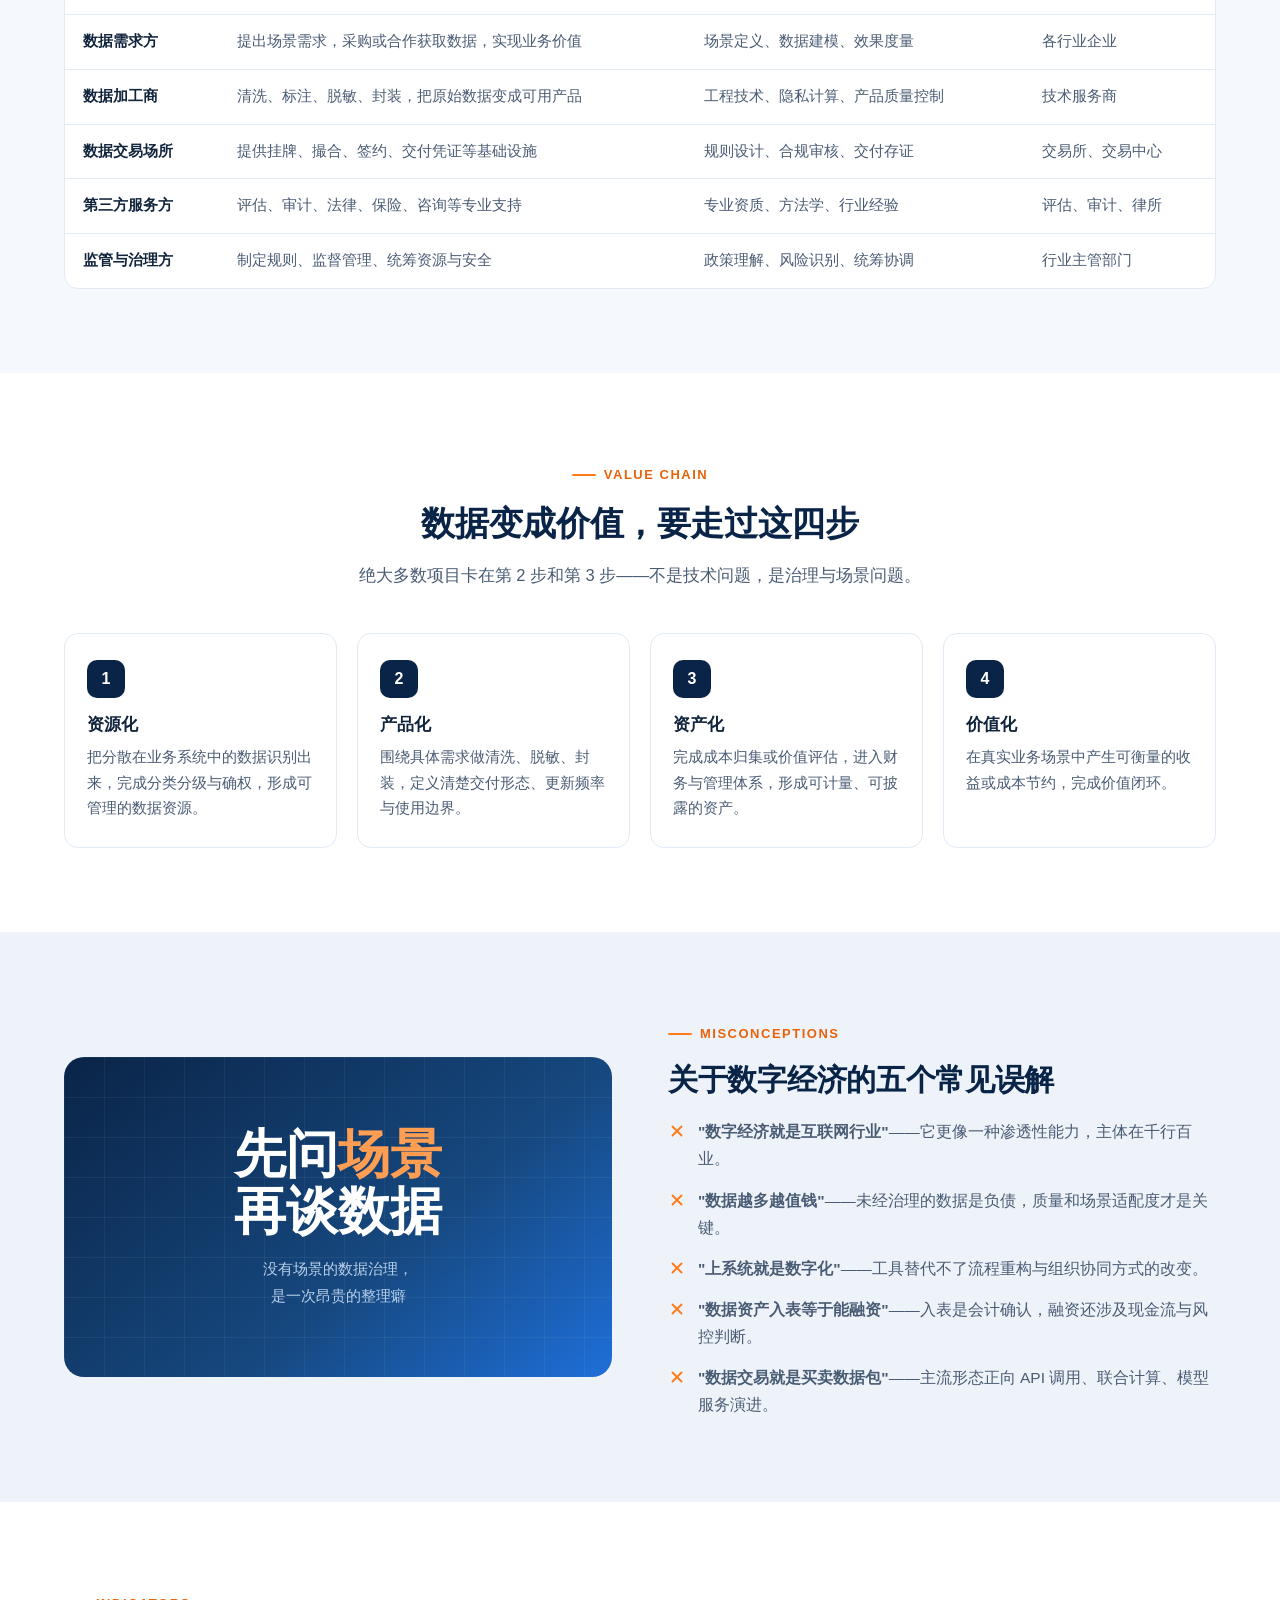
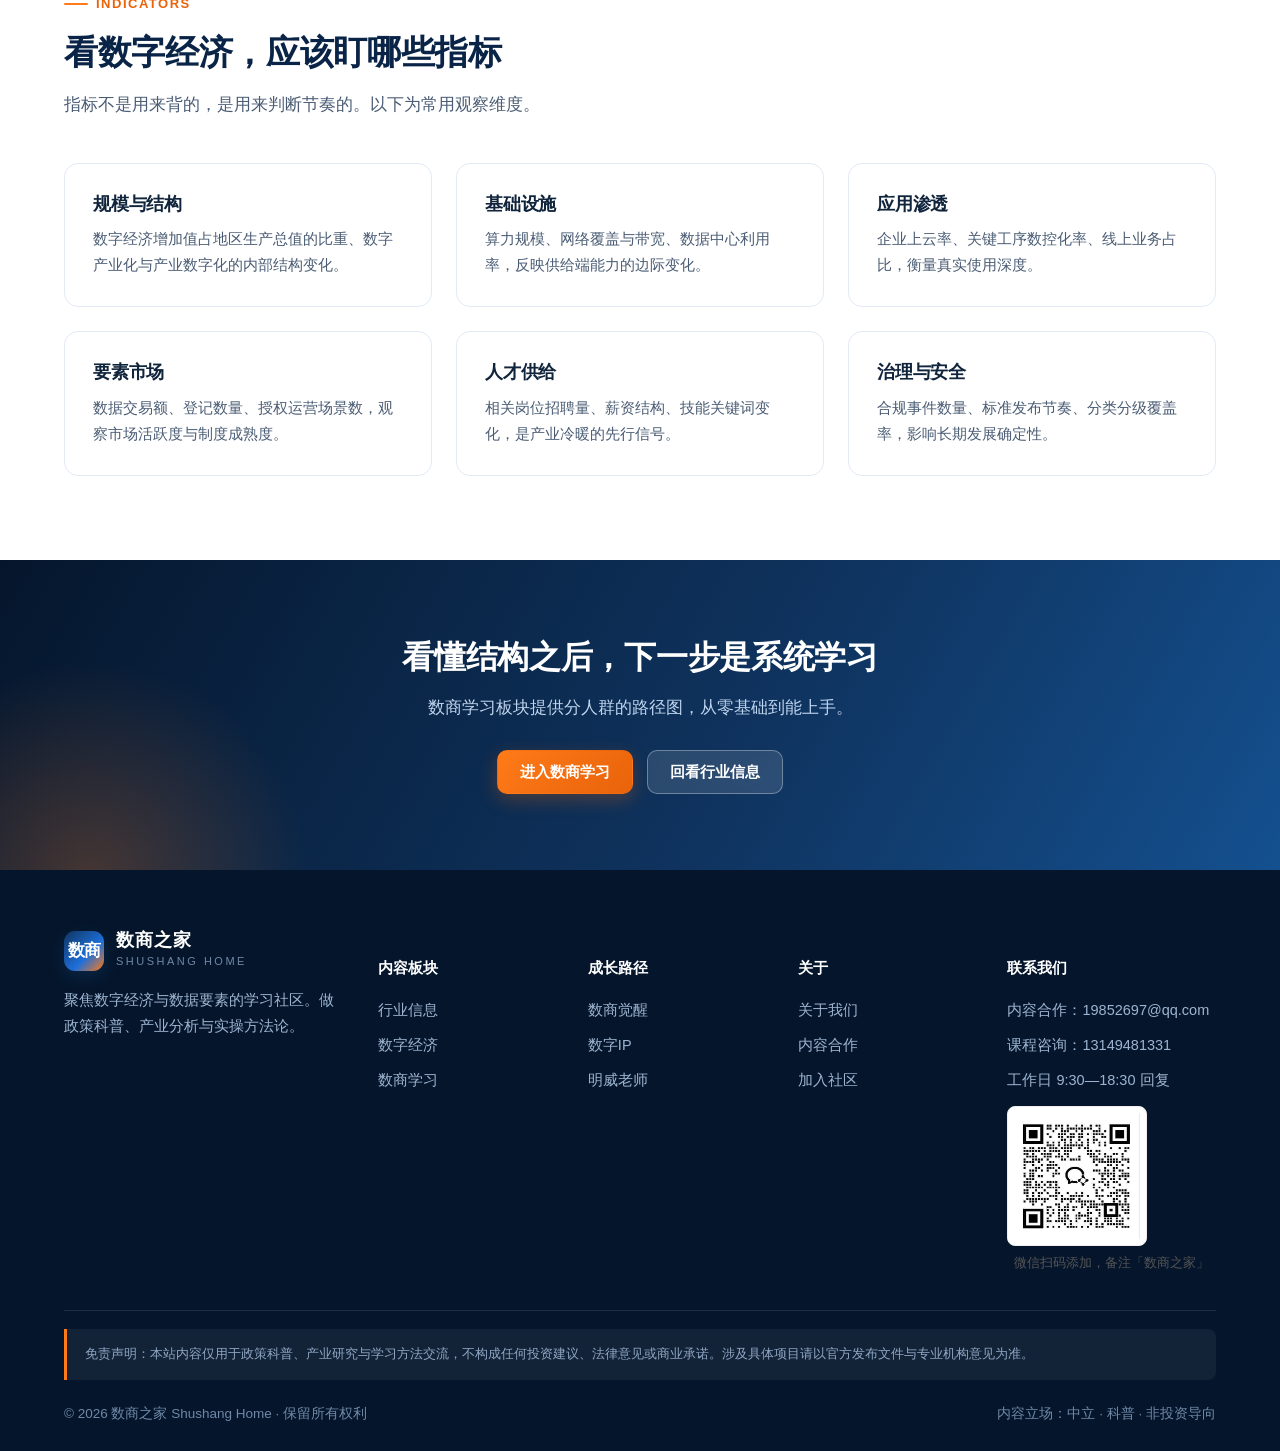
<file: economy.html>
<!DOCTYPE html>
<html lang="zh-CN">
<head>
<meta charset="UTF-8">
<meta name="viewport" content="width=device-width, initial-scale=1">
<meta http-equiv="Cache-Control" content="no-cache, no-store, must-revalidate">
<meta http-equiv="Pragma" content="no-cache">
<meta http-equiv="Expires" content="0">
<title>数字经济 — 数商之家</title>
<meta name="description" content="数字经济板块：从概念框架到产业地图，拆解数字产业化与产业数字化两条主线，讲清数据要素市场的参与主体与价值流转。">
<link rel="stylesheet" href="assets/css/style.css?v=2">
</head>
<body>

<div class="topbar">
  <div class="container">
    <span><i class="dot"></i>数字产业化与产业数字化双线并进，数据要素价值释放进入应用期</span>
    <div class="topbar-links">
      <a href="learning.html">学习路径</a>
      <a href="awakening.html">数商测评</a>
      <a href="teacher.html">关于明威老师</a>
    </div>
  </div>
</div>

<nav class="nav">
  <div class="container">
    <a href="index.html" class="logo">
      <div class="logo-mark">数商</div>
      <div class="logo-text"><b>数商之家</b><small>Shushang Home</small></div>
    </a>
    <button class="nav-toggle" aria-label="菜单" aria-expanded="false"><i></i><i></i><i></i></button>
    <ul class="nav-menu">
      <li><a href="index.html">首页</a></li>
      <li><a href="industry.html">行业信息</a></li>
      <li><a href="economy.html" class="active">数字经济</a></li>
      <li><a href="learning.html">数商学习</a></li>
      <li><a href="awakening.html">数商觉醒</a></li>
      <li><a href="ip.html">数字IP</a></li>
      <li><a href="teacher.html">明威老师</a></li>
    </ul>
    <div class="nav-cta">
      <a href="awakening.html" class="btn btn-primary btn-sm">免费数商测评</a>
    </div>
  </div>
</nav>

<div class="pagehead">
  <div class="container">
    <div class="crumb"><a href="index.html">首页</a> / 数字经济</div>
    <h1>数字经济</h1>
    <p>不堆概念，只讲结构。这一页回答三个问题：数字经济包含什么、钱和数据怎么流动、普通人从哪里切入。</p>
    <div class="pagehead-tags">
      <span>概念框架</span><span>产业地图</span><span>数据要素</span><span>指标体系</span><span>趋势研判</span>
    </div>
  </div>
</div>

<!-- 概念拆解 -->
<section class="section">
  <div class="container">
    <div class="sec-head">
      <div class="eyebrow">Framework</div>
      <h2>先把概念拆开，再谈判断</h2>
      <p>数字经济不是一个新的行业，而是一套新的生产方式叠加在原有产业之上。理解它的最小框架如下。</p>
    </div>

    <div class="grid g-2">
      <div class="card reveal">
        <span class="tag tag-blue">主线一</span>
        <h3 style="font-size:21px;margin:14px 0 10px;">数字产业化</h3>
        <p style="color:var(--text-2);">信息通信产业本身的发展，包括电子信息制造、软件与信息技术服务、通信与互联网服务等。它提供的是数字经济的"工具与底座"。</p>
        <div class="bars" style="margin-top:20px;">
          <div class="bar-row"><span>软件与信息服务</span><div class="bar-track"><div class="bar-fill" style="width:82%"></div></div><span class="val">基础</span></div>
          <div class="bar-row"><span>通信与网络设施</span><div class="bar-track"><div class="bar-fill" style="width:74%"></div></div><span class="val">底座</span></div>
          <div class="bar-row"><span>电子信息制造</span><div class="bar-track"><div class="bar-fill" style="width:68%"></div></div><span class="val">硬件</span></div>
          <div class="bar-row"><span>新兴数字技术</span><div class="bar-track"><div class="bar-fill" style="width:58%"></div></div><span class="val">增量</span></div>
        </div>
        <p style="font-size:13px;color:var(--text-3);margin-top:14px;">* 条形为示意比重，用于表达结构关系，非统计数据。</p>
      </div>

      <div class="card reveal">
        <span class="tag tag-orange">主线二</span>
        <h3 style="font-size:21px;margin:14px 0 10px;">产业数字化</h3>
        <p style="color:var(--text-2);">传统产业应用数字技术带来的效率提升与价值增量。这是数字经济中体量更大、也更考验行业理解的部分。</p>
        <div class="bars" style="margin-top:20px;">
          <div class="bar-row"><span>智能制造</span><div class="bar-track"><div class="bar-fill" style="width:88%"></div></div><span class="val">深水区</span></div>
          <div class="bar-row"><span>数字金融</span><div class="bar-track"><div class="bar-fill" style="width:79%"></div></div><span class="val">成熟</span></div>
          <div class="bar-row"><span>智慧交通物流</span><div class="bar-track"><div class="bar-fill" style="width:70%"></div></div><span class="val">成长</span></div>
          <div class="bar-row"><span>数字政务与公共服务</span><div class="bar-track"><div class="bar-fill" style="width:64%"></div></div><span class="val">普惠</span></div>
        </div>
        <p style="font-size:13px;color:var(--text-3);margin-top:14px;">* 条形为示意比重，用于表达结构关系，非统计数据。</p>
      </div>
    </div>
  </div>
</section>

<!-- 数据要素市场 -->
<section class="section section-soft">
  <div class="container">
    <div class="sec-head">
      <div class="eyebrow">Data Factor Market</div>
      <h2>数据要素市场：谁在里面，各自干什么</h2>
      <p>把参与主体分清楚，就知道自己能站在哪个位置、需要具备什么能力。</p>
    </div>

    <div class="table-wrap reveal">
      <table>
        <thead>
          <tr><th>角色</th><th>主要职责</th><th>核心能力要求</th><th>典型机构类型</th></tr>
        </thead>
        <tbody>
          <tr><td><strong>数据供给方</strong></td><td>采集、治理、登记数据资源，保证来源合规与质量</td><td>数据治理、合规审查、元数据管理</td><td>企业、公共机构</td></tr>
          <tr><td><strong>数据需求方</strong></td><td>提出场景需求，采购或合作获取数据，实现业务价值</td><td>场景定义、数据建模、效果度量</td><td>各行业企业</td></tr>
          <tr><td><strong>数据加工商</strong></td><td>清洗、标注、脱敏、封装，把原始数据变成可用产品</td><td>工程技术、隐私计算、产品质量控制</td><td>技术服务商</td></tr>
          <tr><td><strong>数据交易场所</strong></td><td>提供挂牌、撮合、签约、交付凭证等基础设施</td><td>规则设计、合规审核、交付存证</td><td>交易所、交易中心</td></tr>
          <tr><td><strong>第三方服务方</strong></td><td>评估、审计、法律、保险、咨询等专业支持</td><td>专业资质、方法学、行业经验</td><td>评估、审计、律所</td></tr>
          <tr><td><strong>监管与治理方</strong></td><td>制定规则、监督管理、统筹资源与安全</td><td>政策理解、风险识别、统筹协调</td><td>行业主管部门</td></tr>
        </tbody>
      </table>
    </div>
  </div>
</section>

<!-- 价值链路 -->
<section class="section">
  <div class="container">
    <div class="sec-head center">
      <div class="eyebrow">Value Chain</div>
      <h2>数据变成价值，要走过这四步</h2>
      <p>绝大多数项目卡在第 2 步和第 3 步——不是技术问题，是治理与场景问题。</p>
    </div>

    <div class="steps">
      <div class="step reveal">
        <div class="num">1</div>
        <h4>资源化</h4>
        <p>把分散在业务系统中的数据识别出来，完成分类分级与确权，形成可管理的数据资源。</p>
      </div>
      <div class="step reveal">
        <div class="num">2</div>
        <h4>产品化</h4>
        <p>围绕具体需求做清洗、脱敏、封装，定义清楚交付形态、更新频率与使用边界。</p>
      </div>
      <div class="step reveal">
        <div class="num">3</div>
        <h4>资产化</h4>
        <p>完成成本归集或价值评估，进入财务与管理体系，形成可计量、可披露的资产。</p>
      </div>
      <div class="step reveal">
        <div class="num">4</div>
        <h4>价值化</h4>
        <p>在真实业务场景中产生可衡量的收益或成本节约，完成价值闭环。</p>
      </div>
    </div>
  </div>
</section>

<!-- 常见误区 -->
<section class="section section-deep">
  <div class="container">
    <div class="split reverse">
      <div class="reveal">
        <div class="eyebrow">Misconceptions</div>
        <h2 style="font-size:30px;color:var(--navy-800);margin-bottom:18px;">关于数字经济的五个常见误解</h2>
        <ul class="feature-list">
          <li>
            <svg viewBox="0 0 24 24" fill="none" stroke="currentColor" stroke-width="2.5" stroke-linecap="round" stroke-linejoin="round"><path d="M18 6L6 18M6 6l12 12"/></svg>
            <span><strong>"数字经济就是互联网行业"</strong>——它更像一种渗透性能力，主体在千行百业。</span>
          </li>
          <li>
            <svg viewBox="0 0 24 24" fill="none" stroke="currentColor" stroke-width="2.5" stroke-linecap="round" stroke-linejoin="round"><path d="M18 6L6 18M6 6l12 12"/></svg>
            <span><strong>"数据越多越值钱"</strong>——未经治理的数据是负债，质量和场景适配度才是关键。</span>
          </li>
          <li>
            <svg viewBox="0 0 24 24" fill="none" stroke="currentColor" stroke-width="2.5" stroke-linecap="round" stroke-linejoin="round"><path d="M18 6L6 18M6 6l12 12"/></svg>
            <span><strong>"上系统就是数字化"</strong>——工具替代不了流程重构与组织协同方式的改变。</span>
          </li>
          <li>
            <svg viewBox="0 0 24 24" fill="none" stroke="currentColor" stroke-width="2.5" stroke-linecap="round" stroke-linejoin="round"><path d="M18 6L6 18M6 6l12 12"/></svg>
            <span><strong>"数据资产入表等于能融资"</strong>——入表是会计确认，融资还涉及现金流与风控判断。</span>
          </li>
          <li>
            <svg viewBox="0 0 24 24" fill="none" stroke="currentColor" stroke-width="2.5" stroke-linecap="round" stroke-linejoin="round"><path d="M18 6L6 18M6 6l12 12"/></svg>
            <span><strong>"数据交易就是买卖数据包"</strong>——主流形态正向 API 调用、联合计算、模型服务演进。</span>
          </li>
        </ul>
      </div>

      <div class="split-visual reveal">
        <div class="visual" style="min-height:320px;">
          <div class="visual-inner">
            <div class="big">先问<em>场景</em><br>再谈数据</div>
            <p style="margin-top:16px;">没有场景的数据治理，<br>是一次昂贵的整理癖</p>
          </div>
        </div>
      </div>
    </div>
  </div>
</section>

<!-- 指标体系 -->
<section class="section">
  <div class="container">
    <div class="sec-head">
      <div class="eyebrow">Indicators</div>
      <h2>看数字经济，应该盯哪些指标</h2>
      <p>指标不是用来背的，是用来判断节奏的。以下为常用观察维度。</p>
    </div>
    <div class="grid g-3">
      <div class="card reveal"><h3 style="font-size:18px;margin-bottom:10px;">规模与结构</h3><p style="color:var(--text-2);font-size:15px;">数字经济增加值占地区生产总值的比重、数字产业化与产业数字化的内部结构变化。</p></div>
      <div class="card reveal"><h3 style="font-size:18px;margin-bottom:10px;">基础设施</h3><p style="color:var(--text-2);font-size:15px;">算力规模、网络覆盖与带宽、数据中心利用率，反映供给端能力的边际变化。</p></div>
      <div class="card reveal"><h3 style="font-size:18px;margin-bottom:10px;">应用渗透</h3><p style="color:var(--text-2);font-size:15px;">企业上云率、关键工序数控化率、线上业务占比，衡量真实使用深度。</p></div>
      <div class="card reveal"><h3 style="font-size:18px;margin-bottom:10px;">要素市场</h3><p style="color:var(--text-2);font-size:15px;">数据交易额、登记数量、授权运营场景数，观察市场活跃度与制度成熟度。</p></div>
      <div class="card reveal"><h3 style="font-size:18px;margin-bottom:10px;">人才供给</h3><p style="color:var(--text-2);font-size:15px;">相关岗位招聘量、薪资结构、技能关键词变化，是产业冷暖的先行信号。</p></div>
      <div class="card reveal"><h3 style="font-size:18px;margin-bottom:10px;">治理与安全</h3><p style="color:var(--text-2);font-size:15px;">合规事件数量、标准发布节奏、分类分级覆盖率，影响长期发展确定性。</p></div>
    </div>
  </div>
</section>

<section class="cta">
  <div class="container">
    <h2>看懂结构之后，下一步是系统学习</h2>
    <p>数商学习板块提供分人群的路径图，从零基础到能上手。</p>
    <div class="hero-actions">
      <a href="learning.html" class="btn btn-primary">进入数商学习</a>
      <a href="industry.html" class="btn btn-light">回看行业信息</a>
    </div>
  </div>
</section>

<footer class="footer">
  <div class="container">
    <div class="footer-grid">
      <div>
        <div class="logo">
          <div class="logo-mark">数商</div>
          <div class="logo-text"><b>数商之家</b><small>Shushang Home</small></div>
        </div>
        <p class="footer-about">聚焦数字经济与数据要素的学习社区。做政策科普、产业分析与实操方法论。</p>
      </div>
      <div><h5>内容板块</h5><ul><li><a href="industry.html">行业信息</a></li><li><a href="economy.html">数字经济</a></li><li><a href="learning.html">数商学习</a></li></ul></div>
      <div><h5>成长路径</h5><ul><li><a href="awakening.html">数商觉醒</a></li><li><a href="ip.html">数字IP</a></li><li><a href="teacher.html">明威老师</a></li></ul></div>
      <div><h5>关于</h5><ul><li><a href="index.html">关于我们</a></li><li><a href="teacher.html">内容合作</a></li><li><a href="learning.html">加入社区</a></li></ul></div>
      <div><h5>联系我们</h5><ul><li>内容合作：19852697@qq.com</li><li>课程咨询：13149481331</li><li>工作日 9:30—18:30 回复</li></ul><div class="wx-qr" style="margin-top:12px;text-align:center;"><img src="assets/img/weixin_qr.png?v=2" alt="微信二维码" style="width:140px;height:140px;border-radius:8px;background:#fff;padding:6px;border:1px solid #eee;" /><p style="font-size:13px;color:#555;margin-top:6px;">微信扫码添加，备注「数商之家」</p></div></div>
    </div>
    <div class="disclaimer">免责声明：本站内容仅用于政策科普、产业研究与学习方法交流，不构成任何投资建议、法律意见或商业承诺。涉及具体项目请以官方发布文件与专业机构意见为准。</div>
    <div class="footer-bottom">
      <span>© 2026 数商之家 Shushang Home · 保留所有权利</span>
      <span>内容立场：中立 · 科普 · 非投资导向</span>
    </div>
  </div>
</footer>

<button class="totop" aria-label="回到顶部">
  <svg viewBox="0 0 24 24" width="20" height="20" fill="none" stroke="currentColor" stroke-width="2.2" stroke-linecap="round" stroke-linejoin="round"><path d="M12 19V5M5 12l7-7 7 7"/></svg>
</button>

<script src="assets/js/main.js?v=2"></script>
<script src="assets/js/ai-widget.js?v=3"></script>
</body>
</html>
</file>
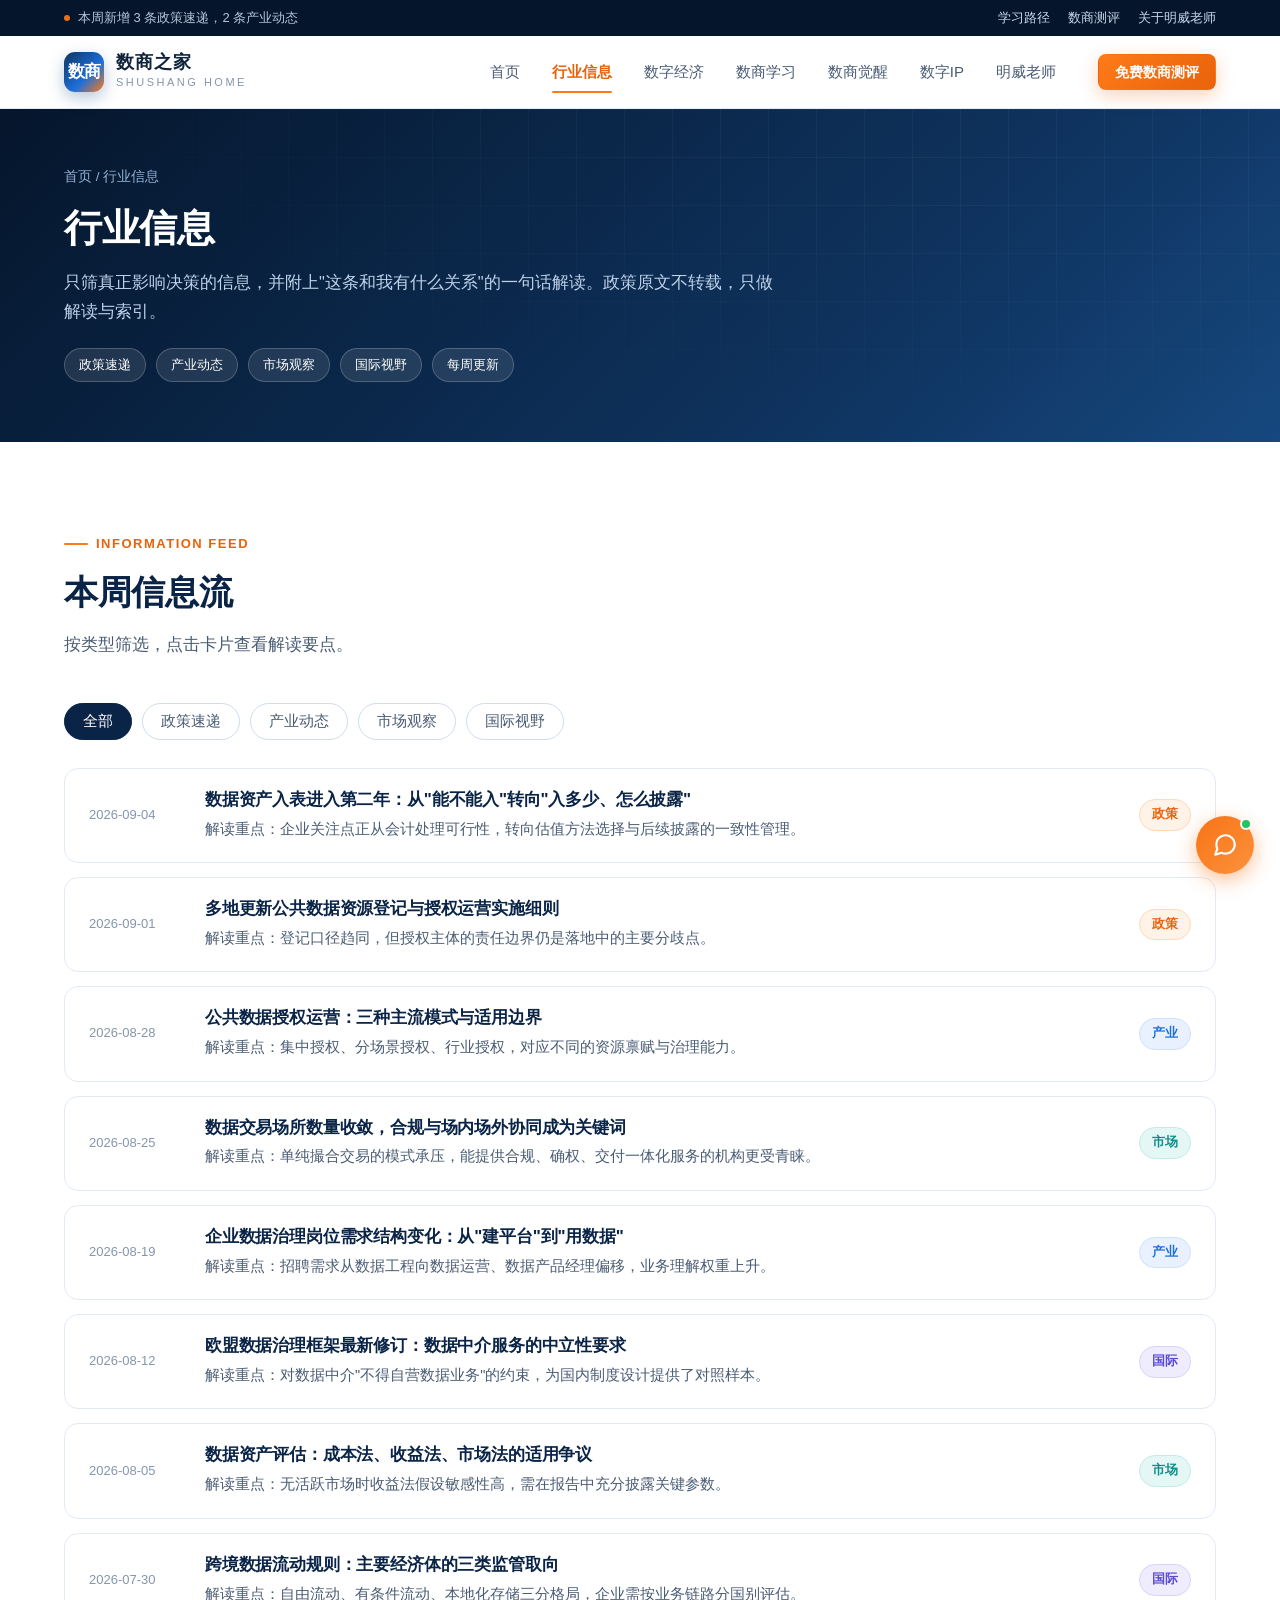
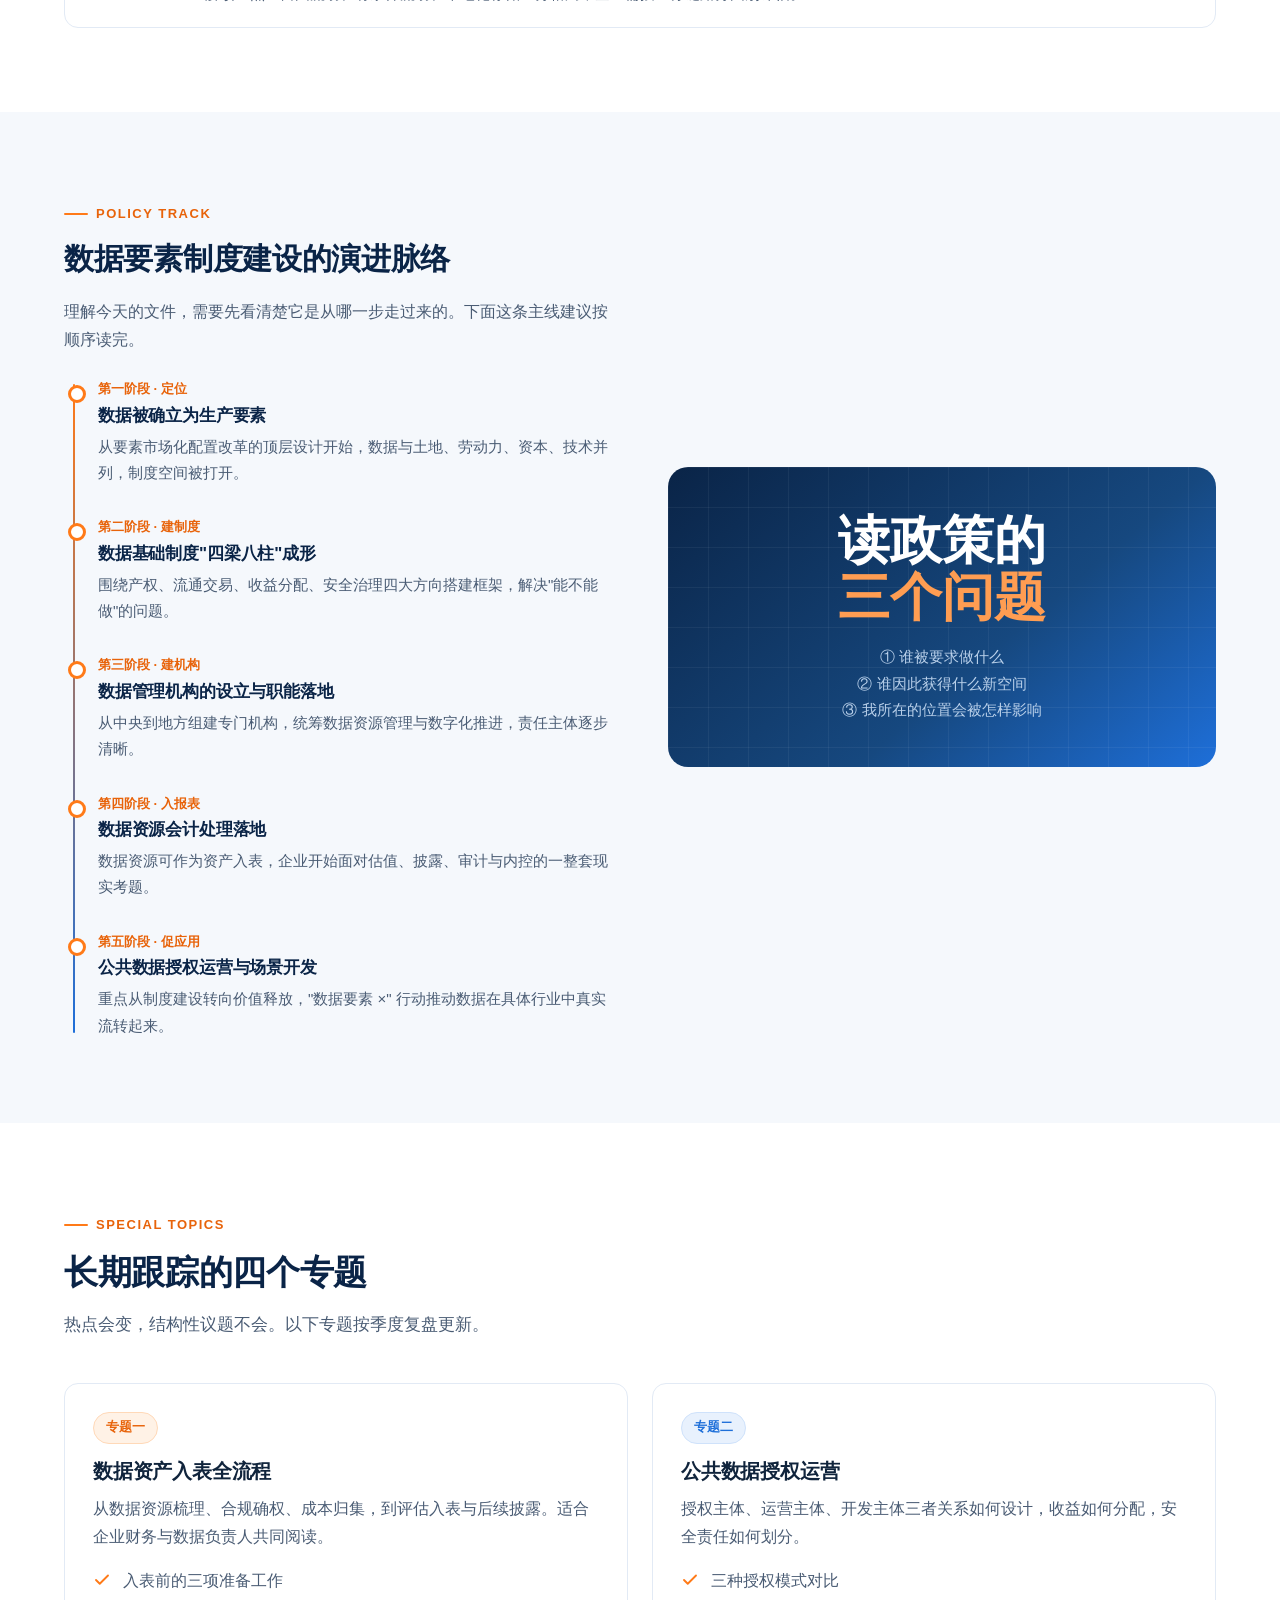
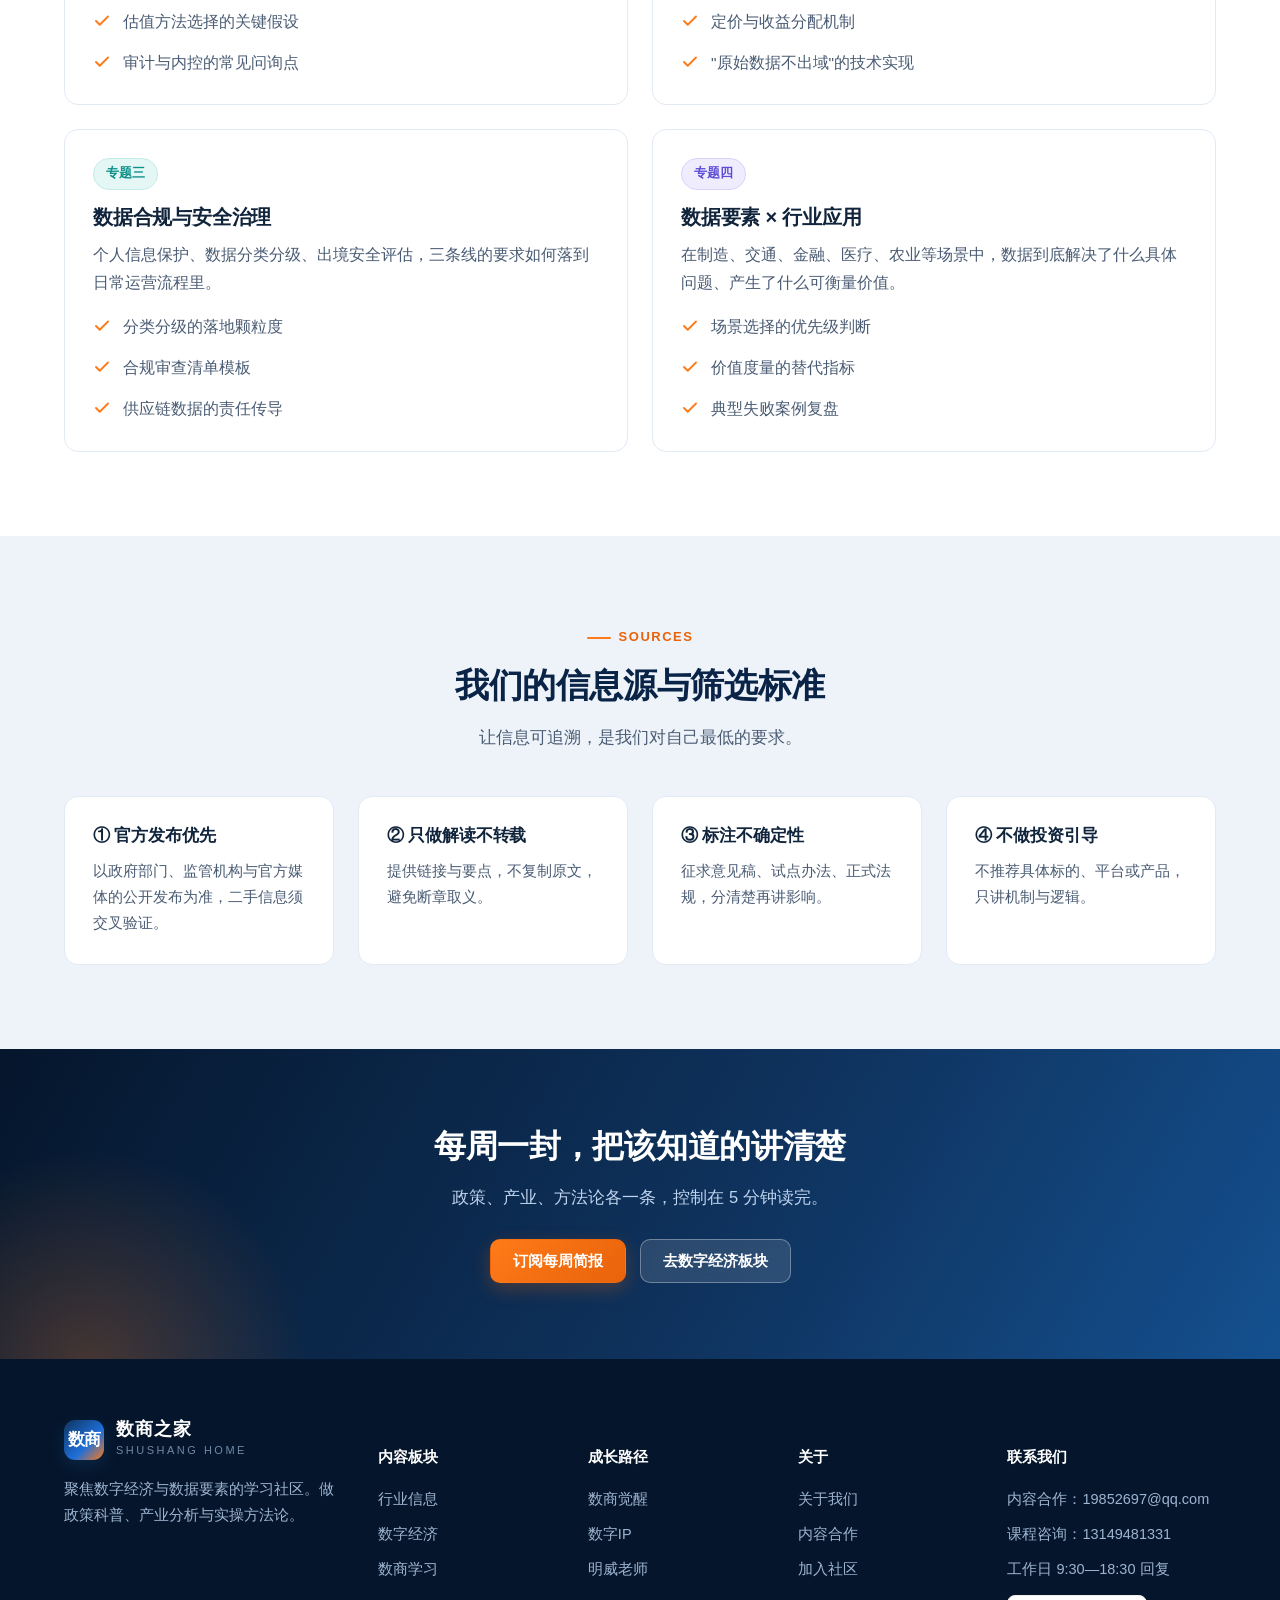
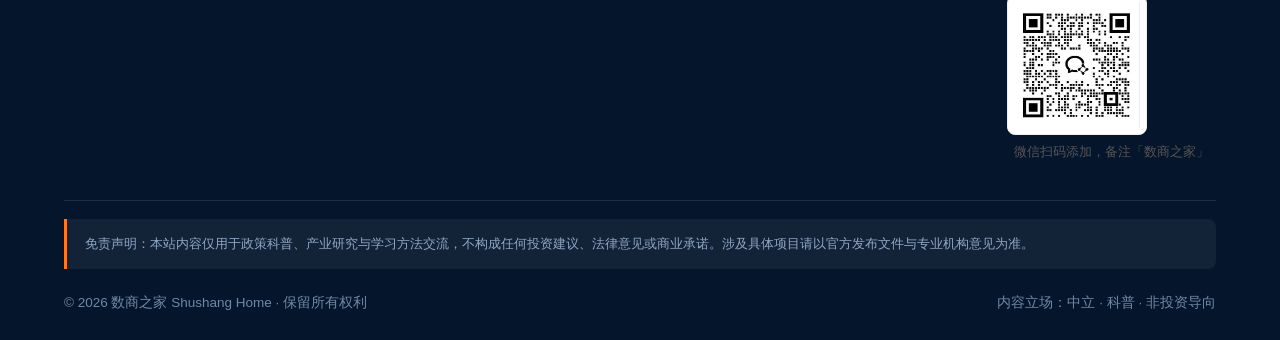
<file: industry.html>
<!DOCTYPE html>
<html lang="zh-CN">
<head>
<meta charset="UTF-8">
<meta name="viewport" content="width=device-width, initial-scale=1">
<meta http-equiv="Cache-Control" content="no-cache, no-store, must-revalidate">
<meta http-equiv="Pragma" content="no-cache">
<meta http-equiv="Expires" content="0">
<title>行业信息 — 数商之家</title>
<meta name="description" content="数商之家行业信息板块：数据要素政策速递、产业动态、数据要素市场观察与国际视野，每条信息附一句话解读。">
<link rel="stylesheet" href="assets/css/style.css?v=2">
</head>
<body>

<div class="topbar">
  <div class="container">
    <span><i class="dot"></i>本周新增 3 条政策速递，2 条产业动态</span>
    <div class="topbar-links">
      <a href="learning.html">学习路径</a>
      <a href="awakening.html">数商测评</a>
      <a href="teacher.html">关于明威老师</a>
    </div>
  </div>
</div>

<nav class="nav">
  <div class="container">
    <a href="index.html" class="logo">
      <div class="logo-mark">数商</div>
      <div class="logo-text"><b>数商之家</b><small>Shushang Home</small></div>
    </a>
    <button class="nav-toggle" aria-label="菜单" aria-expanded="false"><i></i><i></i><i></i></button>
    <ul class="nav-menu">
      <li><a href="index.html">首页</a></li>
      <li><a href="industry.html" class="active">行业信息</a></li>
      <li><a href="economy.html">数字经济</a></li>
      <li><a href="learning.html">数商学习</a></li>
      <li><a href="awakening.html">数商觉醒</a></li>
      <li><a href="ip.html">数字IP</a></li>
      <li><a href="teacher.html">明威老师</a></li>
    </ul>
    <div class="nav-cta">
      <a href="awakening.html" class="btn btn-primary btn-sm">免费数商测评</a>
    </div>
  </div>
</nav>

<div class="pagehead">
  <div class="container">
    <div class="crumb"><a href="index.html">首页</a> / 行业信息</div>
    <h1>行业信息</h1>
    <p>只筛真正影响决策的信息，并附上"这条和我有什么关系"的一句话解读。政策原文不转载，只做解读与索引。</p>
    <div class="pagehead-tags">
      <span>政策速递</span><span>产业动态</span><span>市场观察</span><span>国际视野</span><span>每周更新</span>
    </div>
  </div>
</div>

<!-- 信息流 -->
<section class="section">
  <div class="container">
    <div class="sec-head">
      <div class="eyebrow">Information Feed</div>
      <h2>本周信息流</h2>
      <p>按类型筛选，点击卡片查看解读要点。</p>
    </div>

    <div class="filters" data-filter-group="#newsFeed">
      <button class="filter active" data-f="all">全部</button>
      <button class="filter" data-f="policy">政策速递</button>
      <button class="filter" data-f="industry">产业动态</button>
      <button class="filter" data-f="market">市场观察</button>
      <button class="filter" data-f="global">国际视野</button>
    </div>

    <div class="news-list" id="newsFeed">
      <a href="#" class="news-item reveal" data-cat="policy">
        <div class="news-date">2026-09-04</div>
        <div>
          <h4>数据资产入表进入第二年：从"能不能入"转向"入多少、怎么披露"</h4>
          <p>解读重点：企业关注点正从会计处理可行性，转向估值方法选择与后续披露的一致性管理。</p>
        </div>
        <span class="tag tag-orange">政策</span>
      </a>
      <a href="#" class="news-item reveal" data-cat="policy">
        <div class="news-date">2026-09-01</div>
        <div>
          <h4>多地更新公共数据资源登记与授权运营实施细则</h4>
          <p>解读重点：登记口径趋同，但授权主体的责任边界仍是落地中的主要分歧点。</p>
        </div>
        <span class="tag tag-orange">政策</span>
      </a>
      <a href="#" class="news-item reveal" data-cat="industry">
        <div class="news-date">2026-08-28</div>
        <div>
          <h4>公共数据授权运营：三种主流模式与适用边界</h4>
          <p>解读重点：集中授权、分场景授权、行业授权，对应不同的资源禀赋与治理能力。</p>
        </div>
        <span class="tag tag-blue">产业</span>
      </a>
      <a href="#" class="news-item reveal" data-cat="market">
        <div class="news-date">2026-08-25</div>
        <div>
          <h4>数据交易场所数量收敛，合规与场内场外协同成为关键词</h4>
          <p>解读重点：单纯撮合交易的模式承压，能提供合规、确权、交付一体化服务的机构更受青睐。</p>
        </div>
        <span class="tag tag-teal">市场</span>
      </a>
      <a href="#" class="news-item reveal" data-cat="industry">
        <div class="news-date">2026-08-19</div>
        <div>
          <h4>企业数据治理岗位需求结构变化：从"建平台"到"用数据"</h4>
          <p>解读重点：招聘需求从数据工程向数据运营、数据产品经理偏移，业务理解权重上升。</p>
        </div>
        <span class="tag tag-blue">产业</span>
      </a>
      <a href="#" class="news-item reveal" data-cat="global">
        <div class="news-date">2026-08-12</div>
        <div>
          <h4>欧盟数据治理框架最新修订：数据中介服务的中立性要求</h4>
          <p>解读重点：对数据中介"不得自营数据业务"的约束，为国内制度设计提供了对照样本。</p>
        </div>
        <span class="tag tag-purple">国际</span>
      </a>
      <a href="#" class="news-item reveal" data-cat="market">
        <div class="news-date">2026-08-05</div>
        <div>
          <h4>数据资产评估：成本法、收益法、市场法的适用争议</h4>
          <p>解读重点：无活跃市场时收益法假设敏感性高，需在报告中充分披露关键参数。</p>
        </div>
        <span class="tag tag-teal">市场</span>
      </a>
      <a href="#" class="news-item reveal" data-cat="global">
        <div class="news-date">2026-07-30</div>
        <div>
          <h4>跨境数据流动规则：主要经济体的三类监管取向</h4>
          <p>解读重点：自由流动、有条件流动、本地化存储三分格局，企业需按业务链路分国别评估。</p>
        </div>
        <span class="tag tag-purple">国际</span>
      </a>
    </div>
  </div>
</section>

<!-- 政策脉络 -->
<section class="section section-soft">
  <div class="container">
    <div class="split">
      <div class="reveal">
        <div class="eyebrow">Policy Track</div>
        <h2 style="font-size:30px;color:var(--navy-800);margin-bottom:18px;">数据要素制度建设的演进脉络</h2>
        <p style="color:var(--text-2);margin-bottom:24px;">
          理解今天的文件，需要先看清楚它是从哪一步走过来的。下面这条主线建议按顺序读完。
        </p>
        <div class="timeline">
          <div class="tl-item">
            <div class="tl-time">第一阶段 · 定位</div>
            <h4>数据被确立为生产要素</h4>
            <p>从要素市场化配置改革的顶层设计开始，数据与土地、劳动力、资本、技术并列，制度空间被打开。</p>
          </div>
          <div class="tl-item">
            <div class="tl-time">第二阶段 · 建制度</div>
            <h4>数据基础制度"四梁八柱"成形</h4>
            <p>围绕产权、流通交易、收益分配、安全治理四大方向搭建框架，解决"能不能做"的问题。</p>
          </div>
          <div class="tl-item">
            <div class="tl-time">第三阶段 · 建机构</div>
            <h4>数据管理机构的设立与职能落地</h4>
            <p>从中央到地方组建专门机构，统筹数据资源管理与数字化推进，责任主体逐步清晰。</p>
          </div>
          <div class="tl-item">
            <div class="tl-time">第四阶段 · 入报表</div>
            <h4>数据资源会计处理落地</h4>
            <p>数据资源可作为资产入表，企业开始面对估值、披露、审计与内控的一整套现实考题。</p>
          </div>
          <div class="tl-item">
            <div class="tl-time">第五阶段 · 促应用</div>
            <h4>公共数据授权运营与场景开发</h4>
            <p>重点从制度建设转向价值释放，"数据要素 ×" 行动推动数据在具体行业中真实流转起来。</p>
          </div>
        </div>
      </div>

      <div class="split-visual reveal">
        <div class="visual" style="min-height:300px;">
          <div class="visual-inner">
            <div class="big">读政策的<br><em>三个问题</em></div>
            <p style="margin-top:18px;">① 谁被要求做什么<br>② 谁因此获得什么新空间<br>③ 我所在的位置会被怎样影响</p>
          </div>
        </div>
      </div>
    </div>
  </div>
</section>

<!-- 专题 -->
<section class="section">
  <div class="container">
    <div class="sec-head">
      <div class="eyebrow">Special Topics</div>
      <h2>长期跟踪的四个专题</h2>
      <p>热点会变，结构性议题不会。以下专题按季度复盘更新。</p>
    </div>

    <div class="grid g-2">
      <div class="card reveal">
        <span class="tag tag-orange">专题一</span>
        <h3 style="font-size:20px;margin:14px 0 10px;">数据资产入表全流程</h3>
        <p style="color:var(--text-2);">从数据资源梳理、合规确权、成本归集，到评估入表与后续披露。适合企业财务与数据负责人共同阅读。</p>
        <ul class="feature-list" style="margin-top:16px;">
          <li><svg viewBox="0 0 24 24" fill="none" stroke="currentColor" stroke-width="2.5" stroke-linecap="round" stroke-linejoin="round"><path d="M20 6L9 17l-5-5"/></svg><span>入表前的三项准备工作</span></li>
          <li><svg viewBox="0 0 24 24" fill="none" stroke="currentColor" stroke-width="2.5" stroke-linecap="round" stroke-linejoin="round"><path d="M20 6L9 17l-5-5"/></svg><span>估值方法选择的关键假设</span></li>
          <li><svg viewBox="0 0 24 24" fill="none" stroke="currentColor" stroke-width="2.5" stroke-linecap="round" stroke-linejoin="round"><path d="M20 6L9 17l-5-5"/></svg><span>审计与内控的常见问询点</span></li>
        </ul>
      </div>

      <div class="card reveal">
        <span class="tag tag-blue">专题二</span>
        <h3 style="font-size:20px;margin:14px 0 10px;">公共数据授权运营</h3>
        <p style="color:var(--text-2);">授权主体、运营主体、开发主体三者关系如何设计，收益如何分配，安全责任如何划分。</p>
        <ul class="feature-list" style="margin-top:16px;">
          <li><svg viewBox="0 0 24 24" fill="none" stroke="currentColor" stroke-width="2.5" stroke-linecap="round" stroke-linejoin="round"><path d="M20 6L9 17l-5-5"/></svg><span>三种授权模式对比</span></li>
          <li><svg viewBox="0 0 24 24" fill="none" stroke="currentColor" stroke-width="2.5" stroke-linecap="round" stroke-linejoin="round"><path d="M20 6L9 17l-5-5"/></svg><span>定价与收益分配机制</span></li>
          <li><svg viewBox="0 0 24 24" fill="none" stroke="currentColor" stroke-width="2.5" stroke-linecap="round" stroke-linejoin="round"><path d="M20 6L9 17l-5-5"/></svg><span>"原始数据不出域"的技术实现</span></li>
        </ul>
      </div>

      <div class="card reveal">
        <span class="tag tag-teal">专题三</span>
        <h3 style="font-size:20px;margin:14px 0 10px;">数据合规与安全治理</h3>
        <p style="color:var(--text-2);">个人信息保护、数据分类分级、出境安全评估，三条线的要求如何落到日常运营流程里。</p>
        <ul class="feature-list" style="margin-top:16px;">
          <li><svg viewBox="0 0 24 24" fill="none" stroke="currentColor" stroke-width="2.5" stroke-linecap="round" stroke-linejoin="round"><path d="M20 6L9 17l-5-5"/></svg><span>分类分级的落地颗粒度</span></li>
          <li><svg viewBox="0 0 24 24" fill="none" stroke="currentColor" stroke-width="2.5" stroke-linecap="round" stroke-linejoin="round"><path d="M20 6L9 17l-5-5"/></svg><span>合规审查清单模板</span></li>
          <li><svg viewBox="0 0 24 24" fill="none" stroke="currentColor" stroke-width="2.5" stroke-linecap="round" stroke-linejoin="round"><path d="M20 6L9 17l-5-5"/></svg><span>供应链数据的责任传导</span></li>
        </ul>
      </div>

      <div class="card reveal">
        <span class="tag tag-purple">专题四</span>
        <h3 style="font-size:20px;margin:14px 0 10px;">数据要素 × 行业应用</h3>
        <p style="color:var(--text-2);">在制造、交通、金融、医疗、农业等场景中，数据到底解决了什么具体问题、产生了什么可衡量价值。</p>
        <ul class="feature-list" style="margin-top:16px;">
          <li><svg viewBox="0 0 24 24" fill="none" stroke="currentColor" stroke-width="2.5" stroke-linecap="round" stroke-linejoin="round"><path d="M20 6L9 17l-5-5"/></svg><span>场景选择的优先级判断</span></li>
          <li><svg viewBox="0 0 24 24" fill="none" stroke="currentColor" stroke-width="2.5" stroke-linecap="round" stroke-linejoin="round"><path d="M20 6L9 17l-5-5"/></svg><span>价值度量的替代指标</span></li>
          <li><svg viewBox="0 0 24 24" fill="none" stroke="currentColor" stroke-width="2.5" stroke-linecap="round" stroke-linejoin="round"><path d="M20 6L9 17l-5-5"/></svg><span>典型失败案例复盘</span></li>
        </ul>
      </div>
    </div>
  </div>
</section>

<!-- 信息源说明 -->
<section class="section section-deep">
  <div class="container">
    <div class="sec-head center">
      <div class="eyebrow">Sources</div>
      <h2>我们的信息源与筛选标准</h2>
      <p>让信息可追溯，是我们对自己最低的要求。</p>
    </div>
    <div class="grid g-4">
      <div class="card reveal"><h3 style="font-size:17px;margin-bottom:10px;">① 官方发布优先</h3><p style="color:var(--text-2);font-size:15px;">以政府部门、监管机构与官方媒体的公开发布为准，二手信息须交叉验证。</p></div>
      <div class="card reveal"><h3 style="font-size:17px;margin-bottom:10px;">② 只做解读不转载</h3><p style="color:var(--text-2);font-size:15px;">提供链接与要点，不复制原文，避免断章取义。</p></div>
      <div class="card reveal"><h3 style="font-size:17px;margin-bottom:10px;">③ 标注不确定性</h3><p style="color:var(--text-2);font-size:15px;">征求意见稿、试点办法、正式法规，分清楚再讲影响。</p></div>
      <div class="card reveal"><h3 style="font-size:17px;margin-bottom:10px;">④ 不做投资引导</h3><p style="color:var(--text-2);font-size:15px;">不推荐具体标的、平台或产品，只讲机制与逻辑。</p></div>
    </div>
  </div>
</section>

<section class="cta">
  <div class="container">
    <h2>每周一封，把该知道的讲清楚</h2>
    <p>政策、产业、方法论各一条，控制在 5 分钟读完。</p>
    <div class="hero-actions">
      <a href="learning.html" class="btn btn-primary">订阅每周简报</a>
      <a href="economy.html" class="btn btn-light">去数字经济板块</a>
    </div>
  </div>
</section>

<footer class="footer">
  <div class="container">
    <div class="footer-grid">
      <div>
        <div class="logo">
          <div class="logo-mark">数商</div>
          <div class="logo-text"><b>数商之家</b><small>Shushang Home</small></div>
        </div>
        <p class="footer-about">聚焦数字经济与数据要素的学习社区。做政策科普、产业分析与实操方法论。</p>
      </div>
      <div><h5>内容板块</h5><ul><li><a href="industry.html">行业信息</a></li><li><a href="economy.html">数字经济</a></li><li><a href="learning.html">数商学习</a></li></ul></div>
      <div><h5>成长路径</h5><ul><li><a href="awakening.html">数商觉醒</a></li><li><a href="ip.html">数字IP</a></li><li><a href="teacher.html">明威老师</a></li></ul></div>
      <div><h5>关于</h5><ul><li><a href="index.html">关于我们</a></li><li><a href="teacher.html">内容合作</a></li><li><a href="learning.html">加入社区</a></li></ul></div>
      <div><h5>联系我们</h5><ul><li>内容合作：19852697@qq.com</li><li>课程咨询：13149481331</li><li>工作日 9:30—18:30 回复</li></ul><div class="wx-qr" style="margin-top:12px;text-align:center;"><img src="assets/img/weixin_qr.png?v=2" alt="微信二维码" style="width:140px;height:140px;border-radius:8px;background:#fff;padding:6px;border:1px solid #eee;" /><p style="font-size:13px;color:#555;margin-top:6px;">微信扫码添加，备注「数商之家」</p></div></div>
    </div>
    <div class="disclaimer">免责声明：本站内容仅用于政策科普、产业研究与学习方法交流，不构成任何投资建议、法律意见或商业承诺。涉及具体项目请以官方发布文件与专业机构意见为准。</div>
    <div class="footer-bottom">
      <span>© 2026 数商之家 Shushang Home · 保留所有权利</span>
      <span>内容立场：中立 · 科普 · 非投资导向</span>
    </div>
  </div>
</footer>

<button class="totop" aria-label="回到顶部">
  <svg viewBox="0 0 24 24" width="20" height="20" fill="none" stroke="currentColor" stroke-width="2.2" stroke-linecap="round" stroke-linejoin="round"><path d="M12 19V5M5 12l7-7 7 7"/></svg>
</button>

<script src="assets/js/main.js?v=2"></script>
<script src="assets/js/ai-widget.js?v=3"></script>
</body>
</html>
</file>
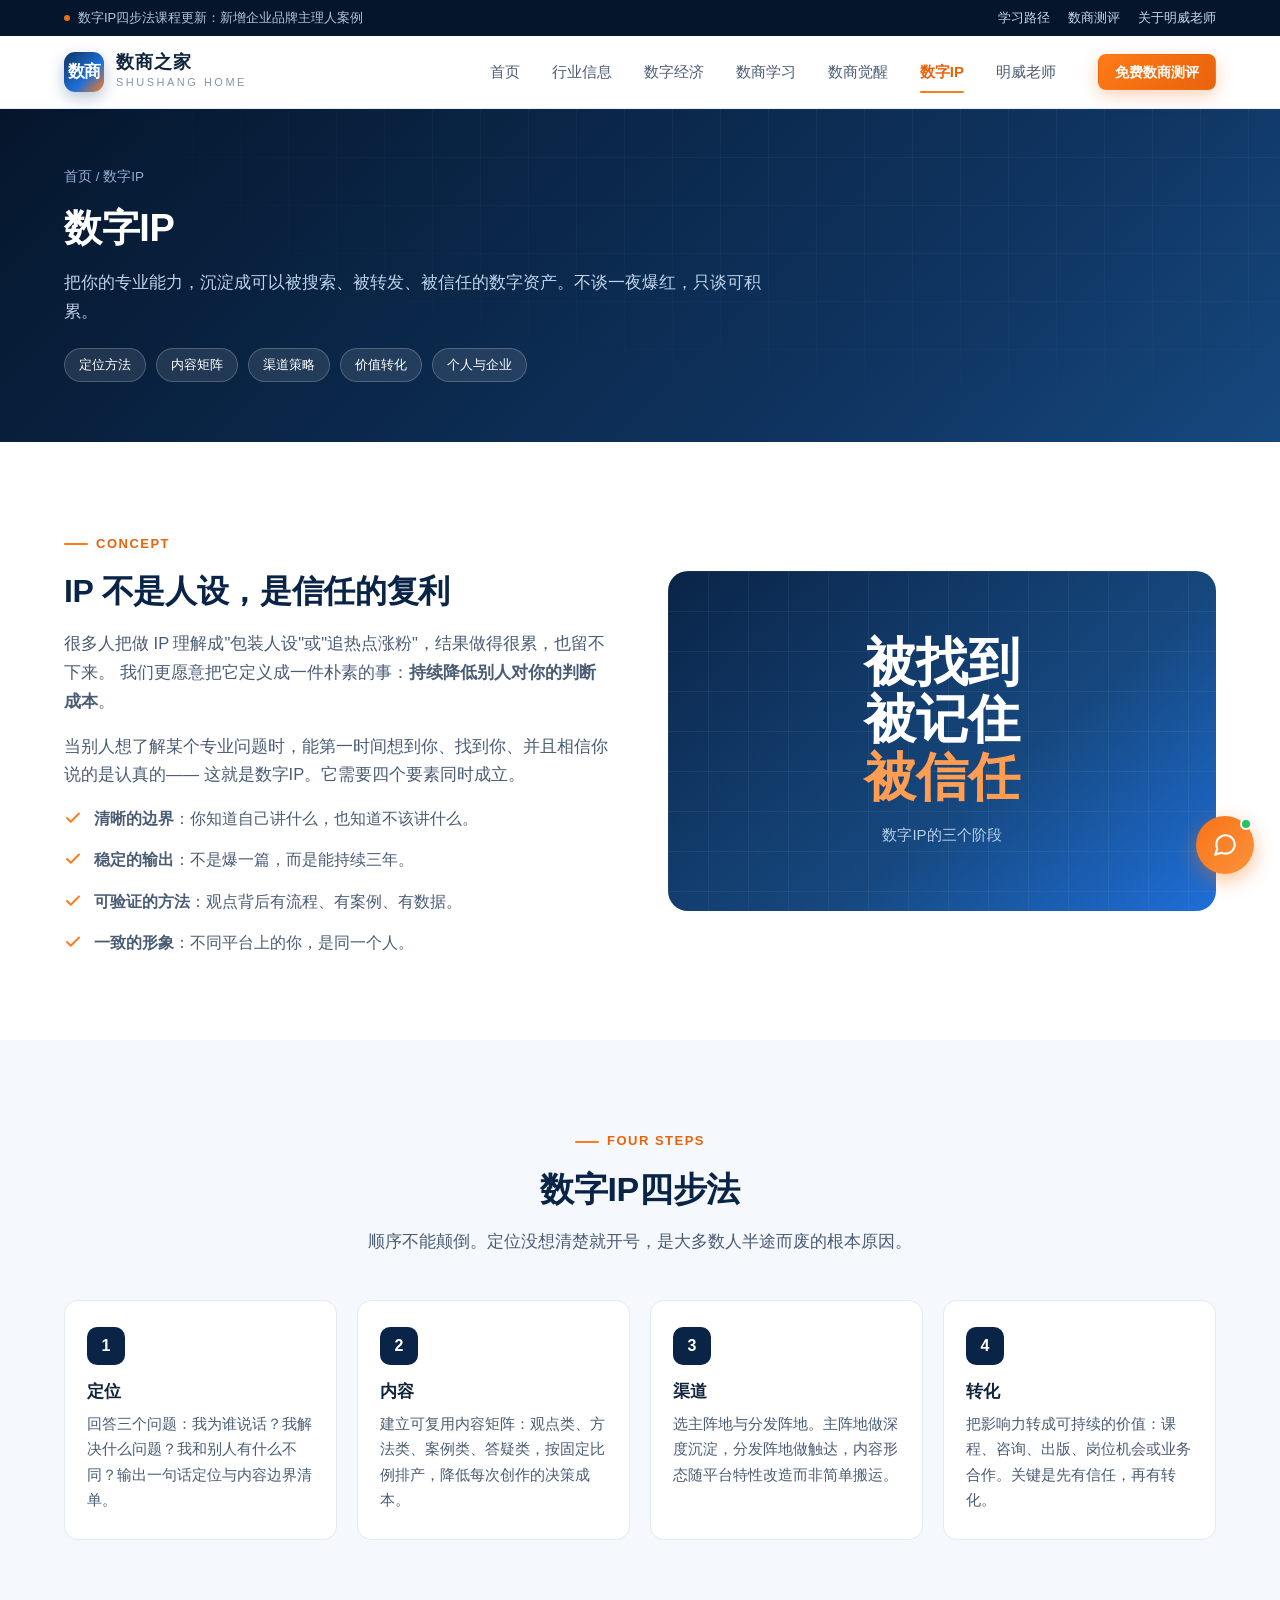
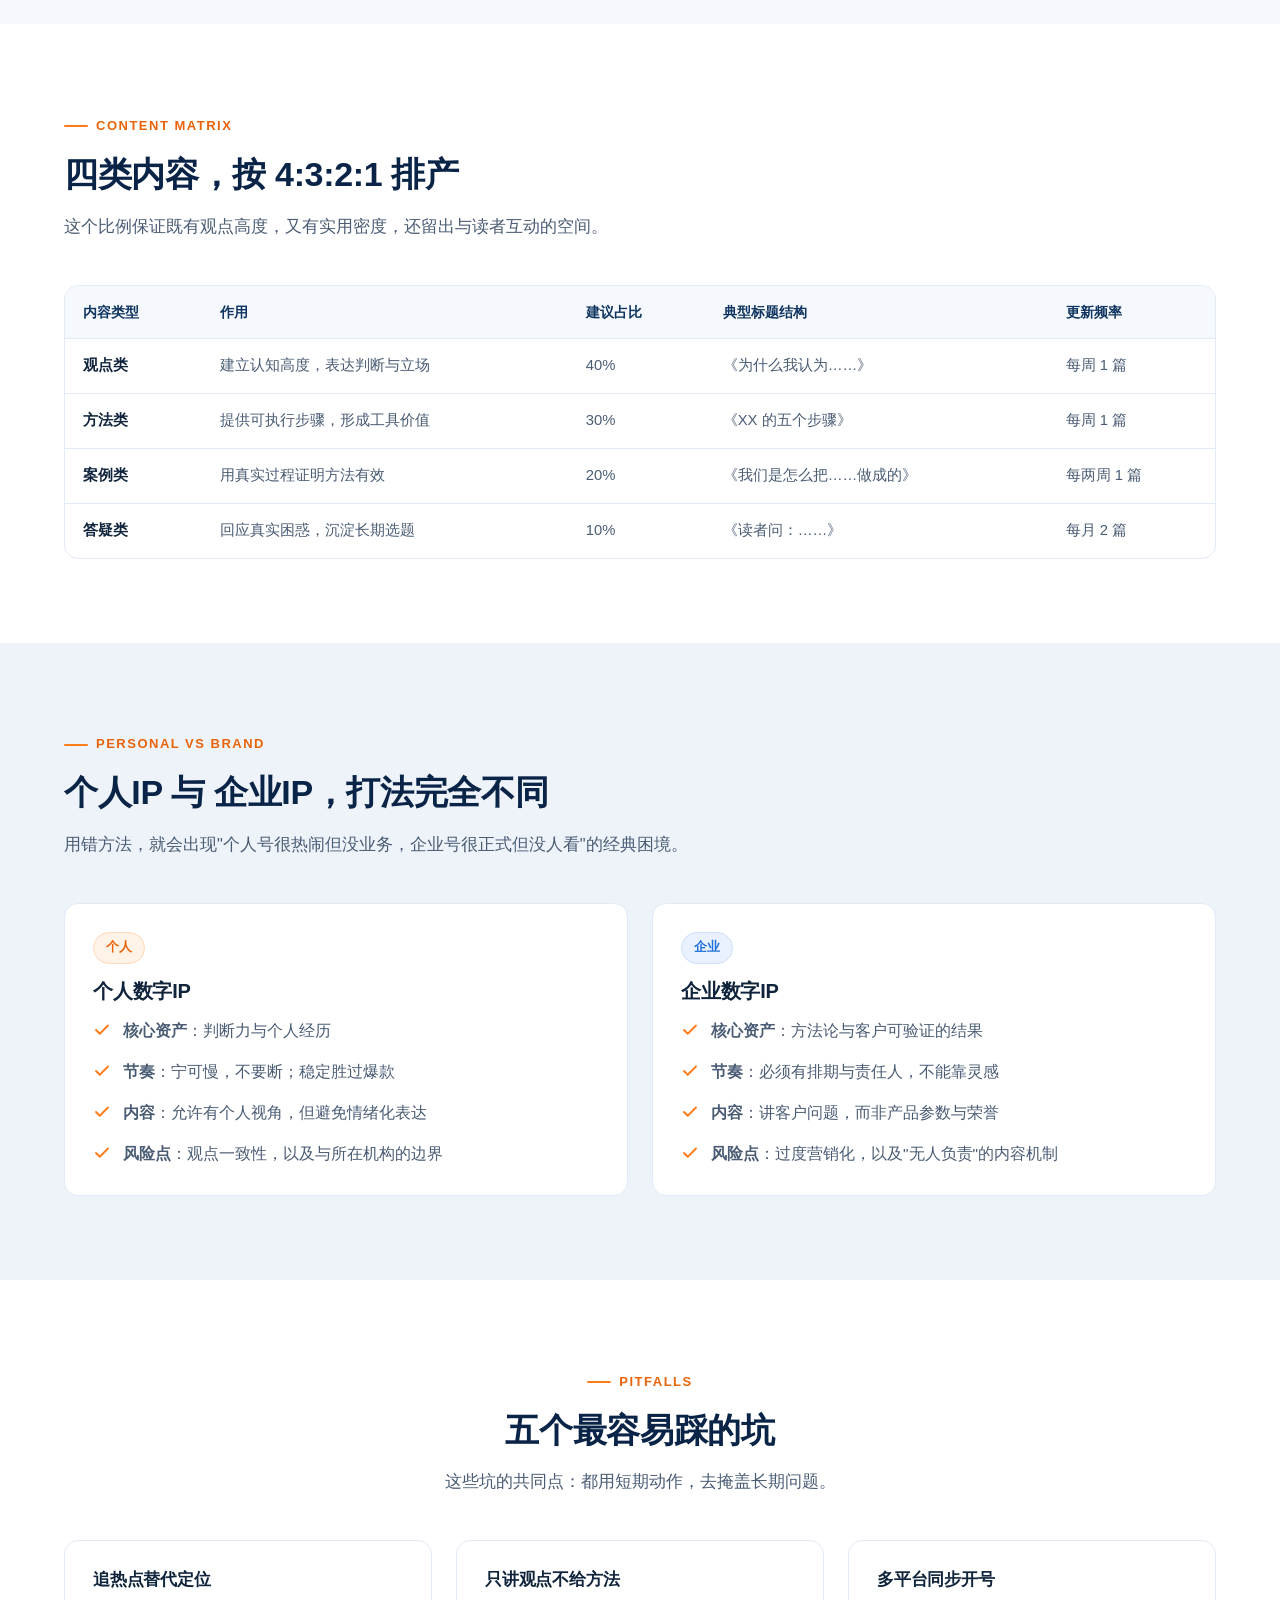
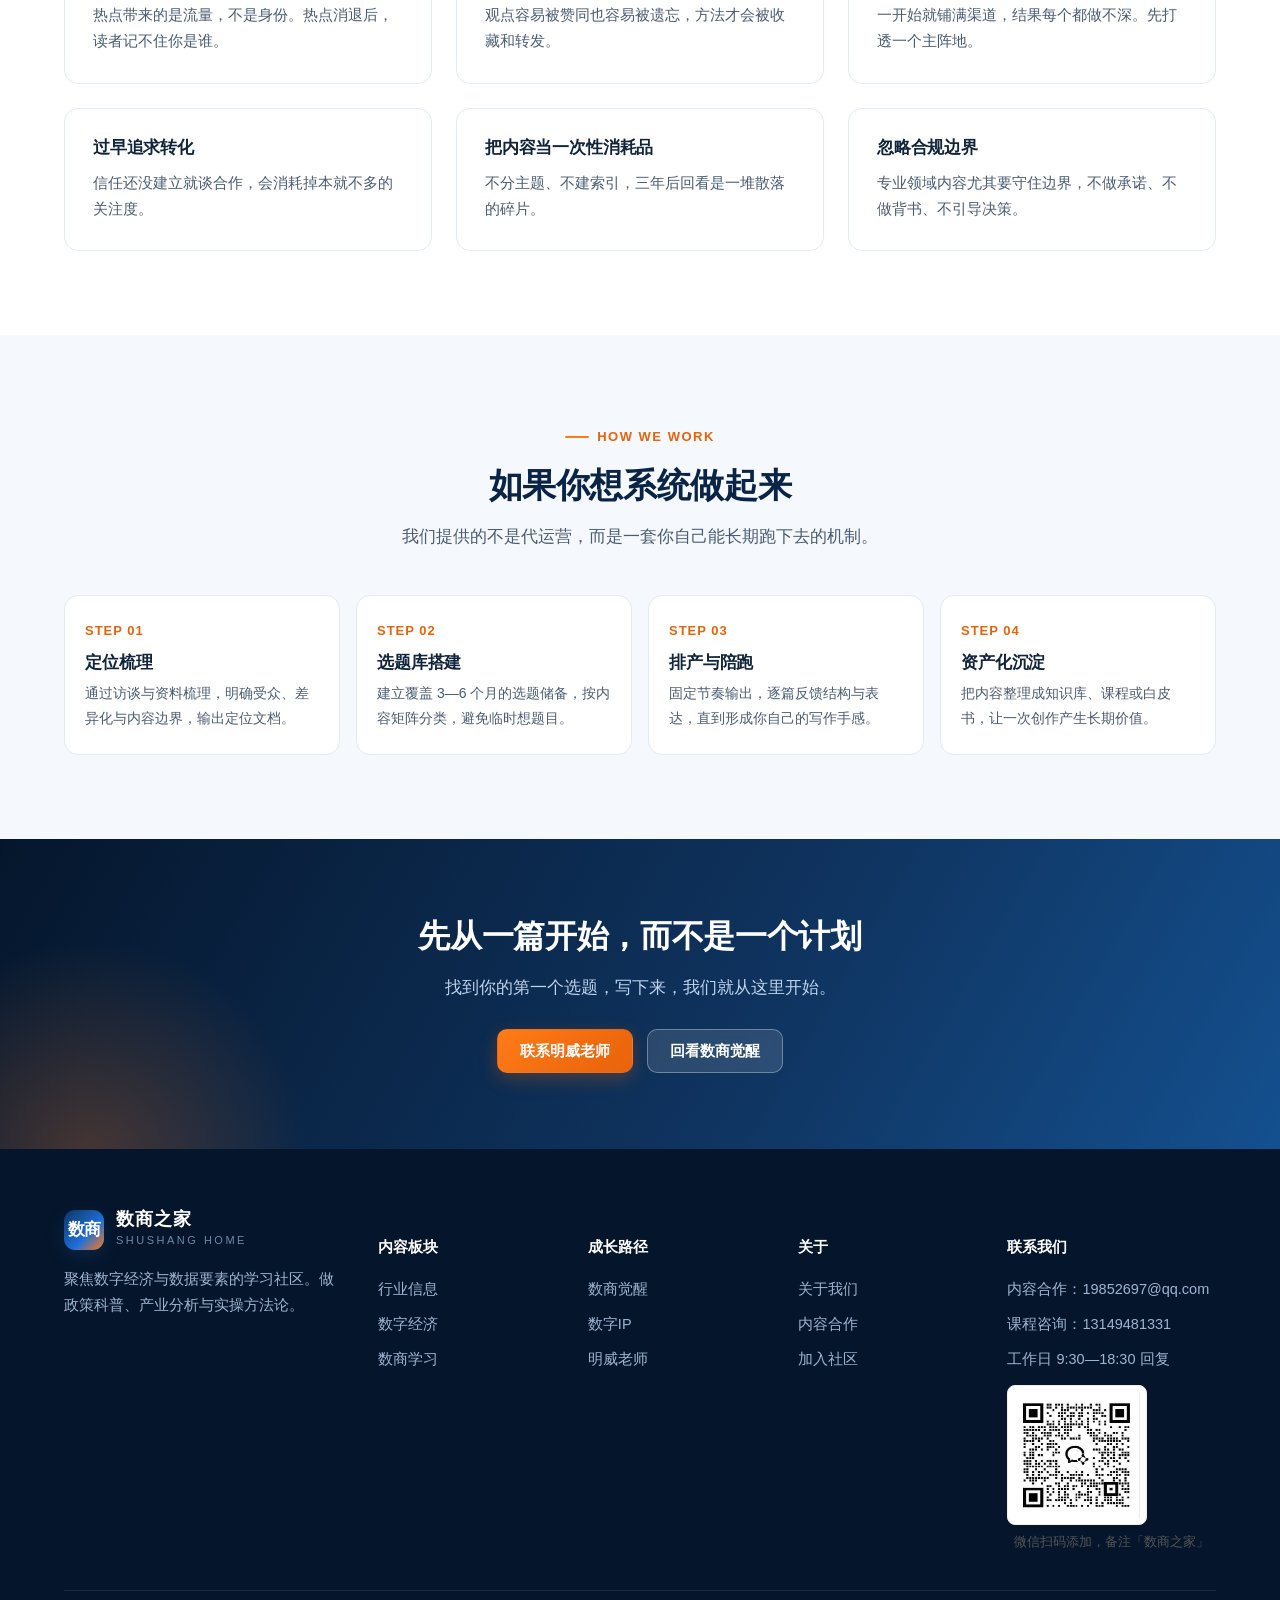
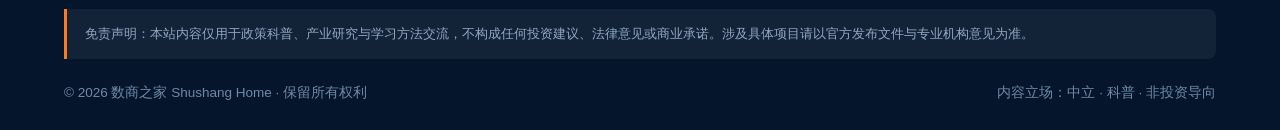
<file: ip.html>
<!DOCTYPE html>
<html lang="zh-CN">
<head>
<meta charset="UTF-8">
<meta name="viewport" content="width=device-width, initial-scale=1">
<meta http-equiv="Cache-Control" content="no-cache, no-store, must-revalidate">
<meta http-equiv="Pragma" content="no-cache">
<meta http-equiv="Expires" content="0">
<title>数字IP — 数商之家</title>
<meta name="description" content="数字IP板块：把专业能力沉淀成可传播的数字资产。定位、内容、渠道、价值转化四步法，兼顾个人品牌与企业品牌。">
<link rel="stylesheet" href="assets/css/style.css?v=2">
</head>
<body>

<div class="topbar">
  <div class="container">
    <span><i class="dot"></i>数字IP四步法课程更新：新增企业品牌主理人案例</span>
    <div class="topbar-links">
      <a href="learning.html">学习路径</a>
      <a href="awakening.html">数商测评</a>
      <a href="teacher.html">关于明威老师</a>
    </div>
  </div>
</div>

<nav class="nav">
  <div class="container">
    <a href="index.html" class="logo">
      <div class="logo-mark">数商</div>
      <div class="logo-text"><b>数商之家</b><small>Shushang Home</small></div>
    </a>
    <button class="nav-toggle" aria-label="菜单" aria-expanded="false"><i></i><i></i><i></i></button>
    <ul class="nav-menu">
      <li><a href="index.html">首页</a></li>
      <li><a href="industry.html">行业信息</a></li>
      <li><a href="economy.html">数字经济</a></li>
      <li><a href="learning.html">数商学习</a></li>
      <li><a href="awakening.html">数商觉醒</a></li>
      <li><a href="ip.html" class="active">数字IP</a></li>
      <li><a href="teacher.html">明威老师</a></li>
    </ul>
    <div class="nav-cta">
      <a href="awakening.html" class="btn btn-primary btn-sm">免费数商测评</a>
    </div>
  </div>
</nav>

<div class="pagehead">
  <div class="container">
    <div class="crumb"><a href="index.html">首页</a> / 数字IP</div>
    <h1>数字IP</h1>
    <p>把你的专业能力，沉淀成可以被搜索、被转发、被信任的数字资产。不谈一夜爆红，只谈可积累。</p>
    <div class="pagehead-tags">
      <span>定位方法</span><span>内容矩阵</span><span>渠道策略</span><span>价值转化</span><span>个人与企业</span>
    </div>
  </div>
</div>

<!-- 理念 -->
<section class="section">
  <div class="container">
    <div class="split">
      <div class="reveal">
        <div class="eyebrow">Concept</div>
        <h2 style="font-size:32px;color:var(--navy-800);margin-bottom:16px;">IP 不是人设，是信任的复利</h2>
        <p style="color:var(--text-2);font-size:16.5px;margin-bottom:16px;">
          很多人把做 IP 理解成"包装人设"或"追热点涨粉"，结果做得很累，也留不下来。
          我们更愿意把它定义成一件朴素的事：<strong>持续降低别人对你的判断成本</strong>。
        </p>
        <p style="color:var(--text-2);font-size:16.5px;margin-bottom:16px;">
          当别人想了解某个专业问题时，能第一时间想到你、找到你、并且相信你说的是认真的——
          这就是数字IP。它需要四个要素同时成立。
        </p>
        <ul class="feature-list">
          <li><svg viewBox="0 0 24 24" fill="none" stroke="currentColor" stroke-width="2.5" stroke-linecap="round" stroke-linejoin="round"><path d="M20 6L9 17l-5-5"/></svg><span><strong>清晰的边界</strong>：你知道自己讲什么，也知道不该讲什么。</span></li>
          <li><svg viewBox="0 0 24 24" fill="none" stroke="currentColor" stroke-width="2.5" stroke-linecap="round" stroke-linejoin="round"><path d="M20 6L9 17l-5-5"/></svg><span><strong>稳定的输出</strong>：不是爆一篇，而是能持续三年。</span></li>
          <li><svg viewBox="0 0 24 24" fill="none" stroke="currentColor" stroke-width="2.5" stroke-linecap="round" stroke-linejoin="round"><path d="M20 6L9 17l-5-5"/></svg><span><strong>可验证的方法</strong>：观点背后有流程、有案例、有数据。</span></li>
          <li><svg viewBox="0 0 24 24" fill="none" stroke="currentColor" stroke-width="2.5" stroke-linecap="round" stroke-linejoin="round"><path d="M20 6L9 17l-5-5"/></svg><span><strong>一致的形象</strong>：不同平台上的你，是同一个人。</span></li>
        </ul>
      </div>
      <div class="split-visual reveal">
        <div class="visual">
          <div class="visual-inner">
            <div class="big">被找到<br>被记住<br><em>被信任</em></div>
            <p style="margin-top:16px;">数字IP的三个阶段</p>
          </div>
        </div>
      </div>
    </div>
  </div>
</section>

<!-- 四步法 -->
<section class="section section-soft">
  <div class="container">
    <div class="sec-head center">
      <div class="eyebrow">Four Steps</div>
      <h2>数字IP四步法</h2>
      <p>顺序不能颠倒。定位没想清楚就开号，是大多数人半途而废的根本原因。</p>
    </div>

    <div class="steps">
      <div class="step reveal">
        <div class="num">1</div>
        <h4>定位</h4>
        <p>回答三个问题：我为谁说话？我解决什么问题？我和别人有什么不同？输出一句话定位与内容边界清单。</p>
      </div>
      <div class="step reveal">
        <div class="num">2</div>
        <h4>内容</h4>
        <p>建立可复用内容矩阵：观点类、方法类、案例类、答疑类，按固定比例排产，降低每次创作的决策成本。</p>
      </div>
      <div class="step reveal">
        <div class="num">3</div>
        <h4>渠道</h4>
        <p>选主阵地与分发阵地。主阵地做深度沉淀，分发阵地做触达，内容形态随平台特性改造而非简单搬运。</p>
      </div>
      <div class="step reveal">
        <div class="num">4</div>
        <h4>转化</h4>
        <p>把影响力转成可持续的价值：课程、咨询、出版、岗位机会或业务合作。关键是先有信任，再有转化。</p>
      </div>
    </div>
  </div>
</section>

<!-- 内容矩阵 -->
<section class="section">
  <div class="container">
    <div class="sec-head">
      <div class="eyebrow">Content Matrix</div>
      <h2>四类内容，按 4:3:2:1 排产</h2>
      <p>这个比例保证既有观点高度，又有实用密度，还留出与读者互动的空间。</p>
    </div>

    <div class="table-wrap reveal">
      <table>
        <thead>
          <tr><th>内容类型</th><th>作用</th><th>建议占比</th><th>典型标题结构</th><th>更新频率</th></tr>
        </thead>
        <tbody>
          <tr><td><strong>观点类</strong></td><td>建立认知高度，表达判断与立场</td><td>40%</td><td>《为什么我认为……》</td><td>每周 1 篇</td></tr>
          <tr><td><strong>方法类</strong></td><td>提供可执行步骤，形成工具价值</td><td>30%</td><td>《XX 的五个步骤》</td><td>每周 1 篇</td></tr>
          <tr><td><strong>案例类</strong></td><td>用真实过程证明方法有效</td><td>20%</td><td>《我们是怎么把……做成的》</td><td>每两周 1 篇</td></tr>
          <tr><td><strong>答疑类</strong></td><td>回应真实困惑，沉淀长期选题</td><td>10%</td><td>《读者问：……》</td><td>每月 2 篇</td></tr>
        </tbody>
      </table>
    </div>
  </div>
</section>

<!-- 个人 vs 企业 -->
<section class="section section-deep">
  <div class="container">
    <div class="sec-head">
      <div class="eyebrow">Personal vs Brand</div>
      <h2>个人IP 与 企业IP，打法完全不同</h2>
      <p>用错方法，就会出现"个人号很热闹但没业务，企业号很正式但没人看"的经典困境。</p>
    </div>

    <div class="grid g-2">
      <div class="card reveal">
        <span class="tag tag-orange">个人</span>
        <h3 style="font-size:20px;margin:14px 0 12px;">个人数字IP</h3>
        <ul class="feature-list">
          <li><svg viewBox="0 0 24 24" fill="none" stroke="currentColor" stroke-width="2.5" stroke-linecap="round" stroke-linejoin="round"><path d="M20 6L9 17l-5-5"/></svg><span><strong>核心资产</strong>：判断力与个人经历</span></li>
          <li><svg viewBox="0 0 24 24" fill="none" stroke="currentColor" stroke-width="2.5" stroke-linecap="round" stroke-linejoin="round"><path d="M20 6L9 17l-5-5"/></svg><span><strong>节奏</strong>：宁可慢，不要断；稳定胜过爆款</span></li>
          <li><svg viewBox="0 0 24 24" fill="none" stroke="currentColor" stroke-width="2.5" stroke-linecap="round" stroke-linejoin="round"><path d="M20 6L9 17l-5-5"/></svg><span><strong>内容</strong>：允许有个人视角，但避免情绪化表达</span></li>
          <li><svg viewBox="0 0 24 24" fill="none" stroke="currentColor" stroke-width="2.5" stroke-linecap="round" stroke-linejoin="round"><path d="M20 6L9 17l-5-5"/></svg><span><strong>风险点</strong>：观点一致性，以及与所在机构的边界</span></li>
        </ul>
      </div>

      <div class="card reveal">
        <span class="tag tag-blue">企业</span>
        <h3 style="font-size:20px;margin:14px 0 12px;">企业数字IP</h3>
        <ul class="feature-list">
          <li><svg viewBox="0 0 24 24" fill="none" stroke="currentColor" stroke-width="2.5" stroke-linecap="round" stroke-linejoin="round"><path d="M20 6L9 17l-5-5"/></svg><span><strong>核心资产</strong>：方法论与客户可验证的结果</span></li>
          <li><svg viewBox="0 0 24 24" fill="none" stroke="currentColor" stroke-width="2.5" stroke-linecap="round" stroke-linejoin="round"><path d="M20 6L9 17l-5-5"/></svg><span><strong>节奏</strong>：必须有排期与责任人，不能靠灵感</span></li>
          <li><svg viewBox="0 0 24 24" fill="none" stroke="currentColor" stroke-width="2.5" stroke-linecap="round" stroke-linejoin="round"><path d="M20 6L9 17l-5-5"/></svg><span><strong>内容</strong>：讲客户问题，而非产品参数与荣誉</span></li>
          <li><svg viewBox="0 0 24 24" fill="none" stroke="currentColor" stroke-width="2.5" stroke-linecap="round" stroke-linejoin="round"><path d="M20 6L9 17l-5-5"/></svg><span><strong>风险点</strong>：过度营销化，以及"无人负责"的内容机制</span></li>
        </ul>
      </div>
    </div>
  </div>
</section>

<!-- 常见坑 -->
<section class="section">
  <div class="container">
    <div class="sec-head center">
      <div class="eyebrow">Pitfalls</div>
      <h2>五个最容易踩的坑</h2>
      <p>这些坑的共同点：都用短期动作，去掩盖长期问题。</p>
    </div>

    <div class="grid g-3">
      <div class="card reveal"><h3 style="font-size:17px;margin-bottom:10px;">追热点替代定位</h3><p style="color:var(--text-2);font-size:15px;">热点带来的是流量，不是身份。热点消退后，读者记不住你是谁。</p></div>
      <div class="card reveal"><h3 style="font-size:17px;margin-bottom:10px;">只讲观点不给方法</h3><p style="color:var(--text-2);font-size:15px;">观点容易被赞同也容易被遗忘，方法才会被收藏和转发。</p></div>
      <div class="card reveal"><h3 style="font-size:17px;margin-bottom:10px;">多平台同步开号</h3><p style="color:var(--text-2);font-size:15px;">一开始就铺满渠道，结果每个都做不深。先打透一个主阵地。</p></div>
      <div class="card reveal"><h3 style="font-size:17px;margin-bottom:10px;">过早追求转化</h3><p style="color:var(--text-2);font-size:15px;">信任还没建立就谈合作，会消耗掉本就不多的关注度。</p></div>
      <div class="card reveal"><h3 style="font-size:17px;margin-bottom:10px;">把内容当一次性消耗品</h3><p style="color:var(--text-2);font-size:15px;">不分主题、不建索引，三年后回看是一堆散落的碎片。</p></div>
      <div class="card reveal"><h3 style="font-size:17px;margin-bottom:10px;">忽略合规边界</h3><p style="color:var(--text-2);font-size:15px;">专业领域内容尤其要守住边界，不做承诺、不做背书、不引导决策。</p></div>
    </div>
  </div>
</section>

<!-- 服务流程 -->
<section class="section section-soft">
  <div class="container">
    <div class="sec-head center">
      <div class="eyebrow">How We Work</div>
      <h2>如果你想系统做起来</h2>
      <p>我们提供的不是代运营，而是一套你自己能长期跑下去的机制。</p>
    </div>
    <div class="flow">
      <div class="flow-step reveal">
        <div class="idx">STEP 01</div>
        <h4>定位梳理</h4>
        <p>通过访谈与资料梳理，明确受众、差异化与内容边界，输出定位文档。</p>
      </div>
      <div class="flow-step reveal">
        <div class="idx">STEP 02</div>
        <h4>选题库搭建</h4>
        <p>建立覆盖 3—6 个月的选题储备，按内容矩阵分类，避免临时想题目。</p>
      </div>
      <div class="flow-step reveal">
        <div class="idx">STEP 03</div>
        <h4>排产与陪跑</h4>
        <p>固定节奏输出，逐篇反馈结构与表达，直到形成你自己的写作手感。</p>
      </div>
      <div class="flow-step reveal">
        <div class="idx">STEP 04</div>
        <h4>资产化沉淀</h4>
        <p>把内容整理成知识库、课程或白皮书，让一次创作产生长期价值。</p>
      </div>
    </div>
  </div>
</section>

<section class="cta">
  <div class="container">
    <h2>先从一篇开始，而不是一个计划</h2>
    <p>找到你的第一个选题，写下来，我们就从这里开始。</p>
    <div class="hero-actions">
      <a href="teacher.html" class="btn btn-primary">联系明威老师</a>
      <a href="awakening.html" class="btn btn-light">回看数商觉醒</a>
    </div>
  </div>
</section>

<footer class="footer">
  <div class="container">
    <div class="footer-grid">
      <div>
        <div class="logo">
          <div class="logo-mark">数商</div>
          <div class="logo-text"><b>数商之家</b><small>Shushang Home</small></div>
        </div>
        <p class="footer-about">聚焦数字经济与数据要素的学习社区。做政策科普、产业分析与实操方法论。</p>
      </div>
      <div><h5>内容板块</h5><ul><li><a href="industry.html">行业信息</a></li><li><a href="economy.html">数字经济</a></li><li><a href="learning.html">数商学习</a></li></ul></div>
      <div><h5>成长路径</h5><ul><li><a href="awakening.html">数商觉醒</a></li><li><a href="ip.html">数字IP</a></li><li><a href="teacher.html">明威老师</a></li></ul></div>
      <div><h5>关于</h5><ul><li><a href="index.html">关于我们</a></li><li><a href="teacher.html">内容合作</a></li><li><a href="learning.html">加入社区</a></li></ul></div>
      <div><h5>联系我们</h5><ul><li>内容合作：19852697@qq.com</li><li>课程咨询：13149481331</li><li>工作日 9:30—18:30 回复</li></ul><div class="wx-qr" style="margin-top:12px;text-align:center;"><img src="assets/img/weixin_qr.png?v=2" alt="微信二维码" style="width:140px;height:140px;border-radius:8px;background:#fff;padding:6px;border:1px solid #eee;" /><p style="font-size:13px;color:#555;margin-top:6px;">微信扫码添加，备注「数商之家」</p></div></div>
    </div>
    <div class="disclaimer">免责声明：本站内容仅用于政策科普、产业研究与学习方法交流，不构成任何投资建议、法律意见或商业承诺。涉及具体项目请以官方发布文件与专业机构意见为准。</div>
    <div class="footer-bottom">
      <span>© 2026 数商之家 Shushang Home · 保留所有权利</span>
      <span>内容立场：中立 · 科普 · 非投资导向</span>
    </div>
  </div>
</footer>

<button class="totop" aria-label="回到顶部">
  <svg viewBox="0 0 24 24" width="20" height="20" fill="none" stroke="currentColor" stroke-width="2.2" stroke-linecap="round" stroke-linejoin="round"><path d="M12 19V5M5 12l7-7 7 7"/></svg>
</button>

<script src="assets/js/main.js?v=2"></script>
<script src="assets/js/ai-widget.js?v=3"></script>
</body>
</html>
</file>
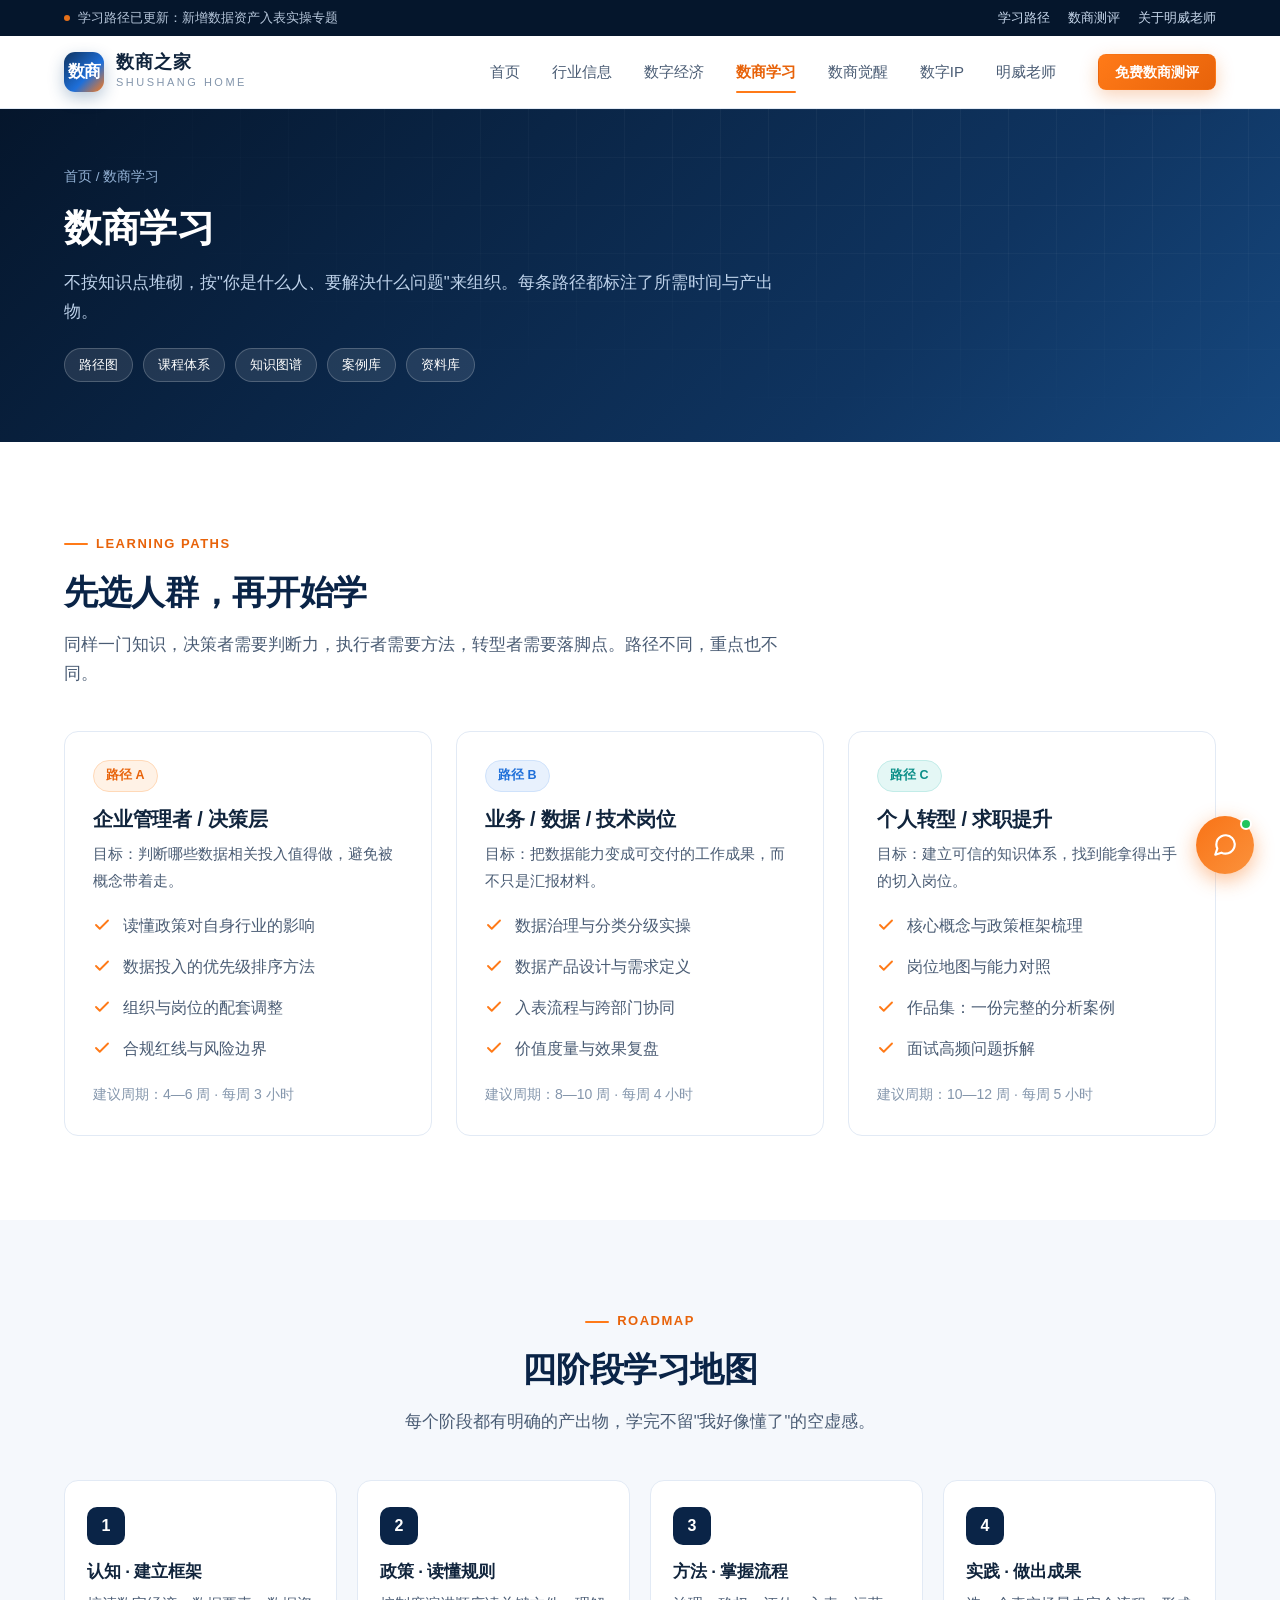
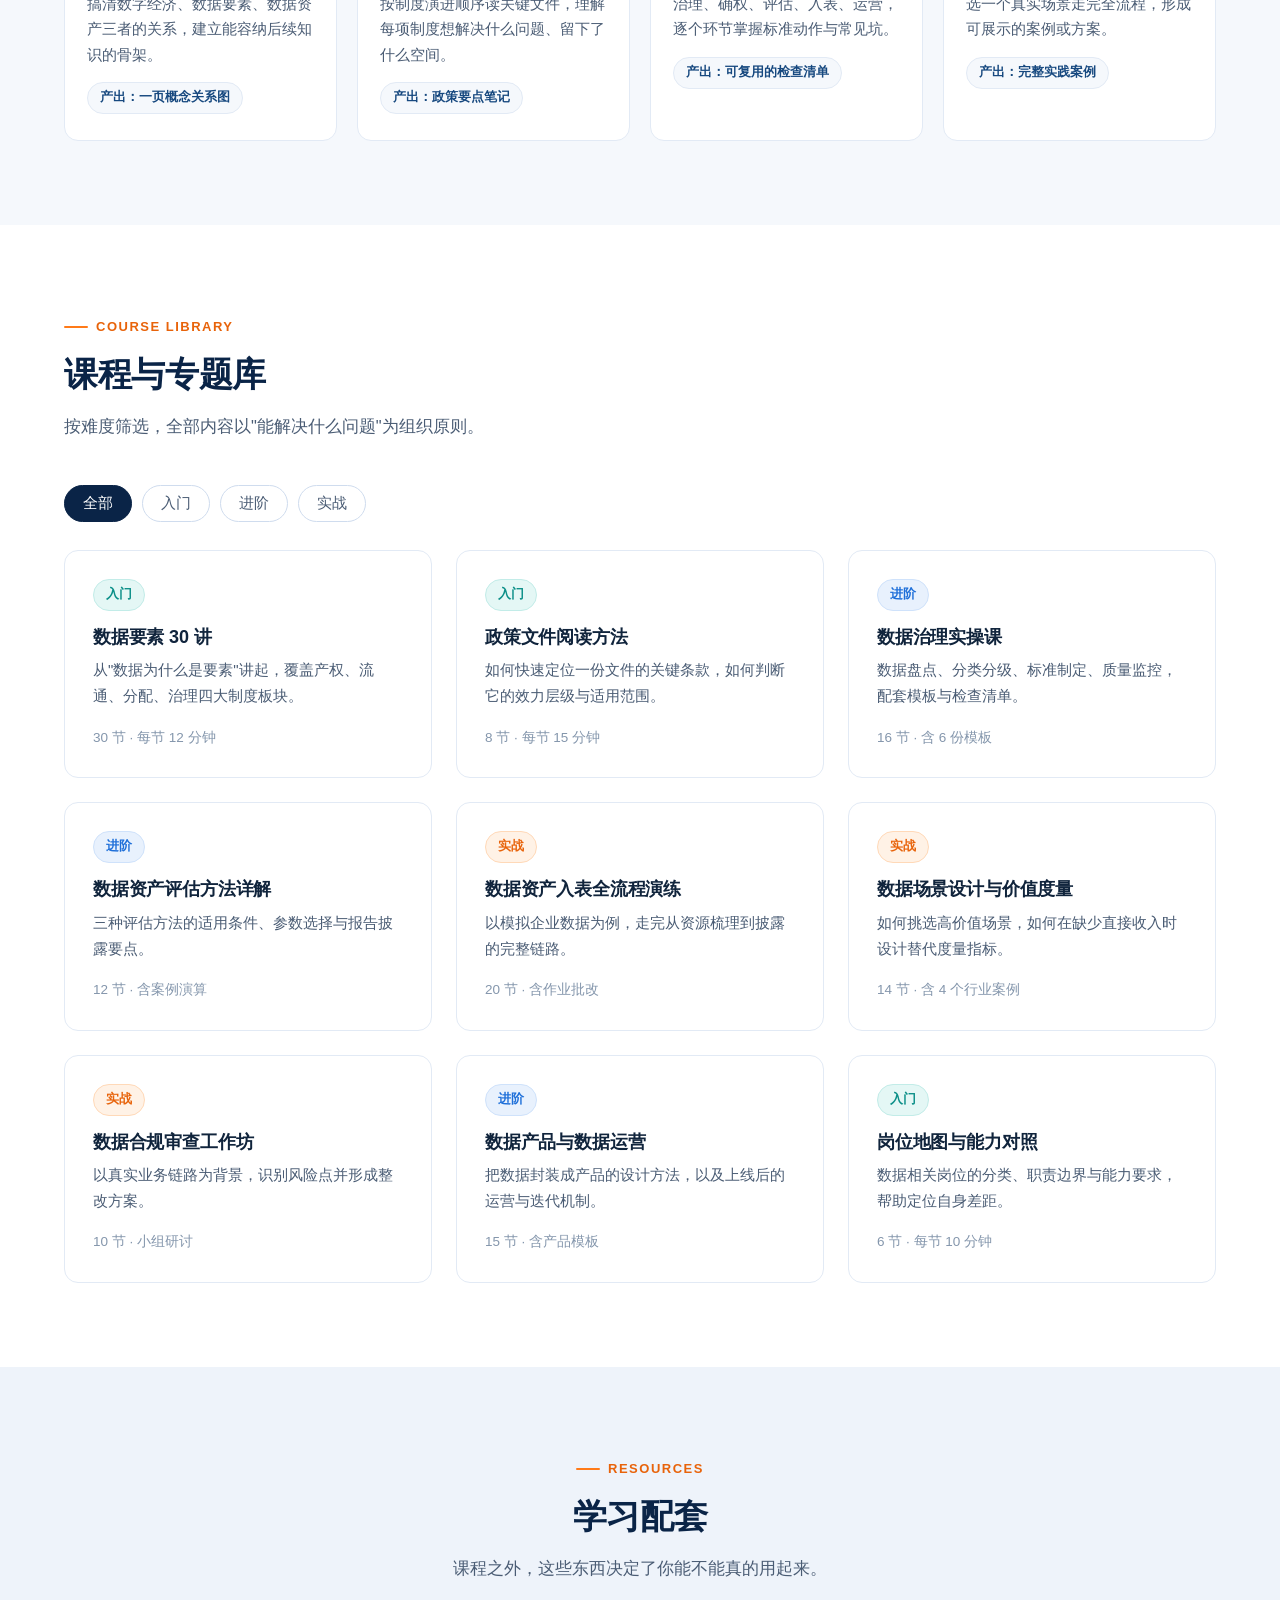
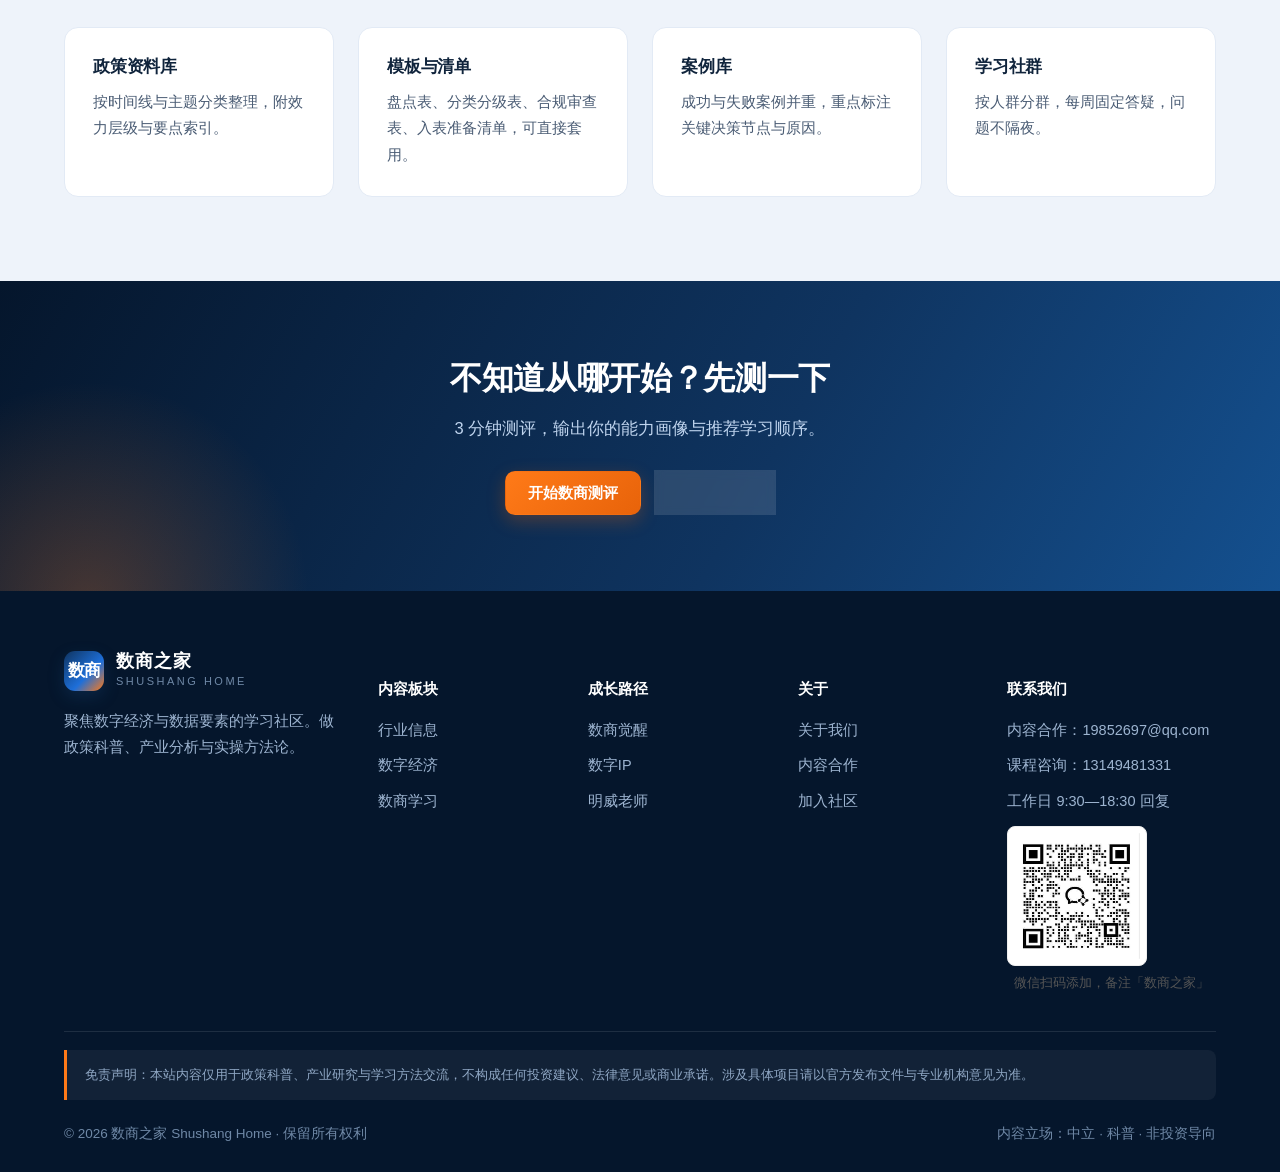
<file: learning.html>
<!DOCTYPE html>
<html lang="zh-CN">
<head>
<meta charset="UTF-8">
<meta name="viewport" content="width=device-width, initial-scale=1">
<meta http-equiv="Cache-Control" content="no-cache, no-store, must-revalidate">
<meta http-equiv="Pragma" content="no-cache">
<meta http-equiv="Expires" content="0">
<title>数商学习 — 数商之家</title>
<meta name="description" content="数商学习板块：分人群的学习路径图、分阶段的课程体系、知识图谱与配套资料库，从零基础到可实操。">
<link rel="stylesheet" href="assets/css/style.css?v=2">
</head>
<body>

<div class="topbar">
  <div class="container">
    <span><i class="dot"></i>学习路径已更新：新增数据资产入表实操专题</span>
    <div class="topbar-links">
      <a href="learning.html">学习路径</a>
      <a href="awakening.html">数商测评</a>
      <a href="teacher.html">关于明威老师</a>
    </div>
  </div>
</div>

<nav class="nav">
  <div class="container">
    <a href="index.html" class="logo">
      <div class="logo-mark">数商</div>
      <div class="logo-text"><b>数商之家</b><small>Shushang Home</small></div>
    </a>
    <button class="nav-toggle" aria-label="菜单" aria-expanded="false"><i></i><i></i><i></i></button>
    <ul class="nav-menu">
      <li><a href="index.html">首页</a></li>
      <li><a href="industry.html">行业信息</a></li>
      <li><a href="economy.html">数字经济</a></li>
      <li><a href="learning.html" class="active">数商学习</a></li>
      <li><a href="awakening.html">数商觉醒</a></li>
      <li><a href="ip.html">数字IP</a></li>
      <li><a href="teacher.html">明威老师</a></li>
    </ul>
    <div class="nav-cta">
      <a href="awakening.html" class="btn btn-primary btn-sm">免费数商测评</a>
    </div>
  </div>
</nav>

<div class="pagehead">
  <div class="container">
    <div class="crumb"><a href="index.html">首页</a> / 数商学习</div>
    <h1>数商学习</h1>
    <p>不按知识点堆砌，按"你是什么人、要解決什么问题"来组织。每条路径都标注了所需时间与产出物。</p>
    <div class="pagehead-tags">
      <span>路径图</span><span>课程体系</span><span>知识图谱</span><span>案例库</span><span>资料库</span>
    </div>
  </div>
</div>

<!-- 人群路径 -->
<section class="section">
  <div class="container">
    <div class="sec-head">
      <div class="eyebrow">Learning Paths</div>
      <h2>先选人群，再开始学</h2>
      <p>同样一门知识，决策者需要判断力，执行者需要方法，转型者需要落脚点。路径不同，重点也不同。</p>
    </div>

    <div class="grid g-3">
      <div class="card reveal">
        <span class="tag tag-orange">路径 A</span>
        <h3 style="font-size:20px;margin:14px 0 8px;">企业管理者 / 决策层</h3>
        <p style="color:var(--text-2);font-size:15px;margin-bottom:18px;">目标：判断哪些数据相关投入值得做，避免被概念带着走。</p>
        <ul class="feature-list">
          <li><svg viewBox="0 0 24 24" fill="none" stroke="currentColor" stroke-width="2.5" stroke-linecap="round" stroke-linejoin="round"><path d="M20 6L9 17l-5-5"/></svg><span>读懂政策对自身行业的影响</span></li>
          <li><svg viewBox="0 0 24 24" fill="none" stroke="currentColor" stroke-width="2.5" stroke-linecap="round" stroke-linejoin="round"><path d="M20 6L9 17l-5-5"/></svg><span>数据投入的优先级排序方法</span></li>
          <li><svg viewBox="0 0 24 24" fill="none" stroke="currentColor" stroke-width="2.5" stroke-linecap="round" stroke-linejoin="round"><path d="M20 6L9 17l-5-5"/></svg><span>组织与岗位的配套调整</span></li>
          <li><svg viewBox="0 0 24 24" fill="none" stroke="currentColor" stroke-width="2.5" stroke-linecap="round" stroke-linejoin="round"><path d="M20 6L9 17l-5-5"/></svg><span>合规红线与风险边界</span></li>
        </ul>
        <div style="margin-top:20px;font-size:14px;color:var(--text-3);">建议周期：4—6 周 · 每周 3 小时</div>
      </div>

      <div class="card reveal">
        <span class="tag tag-blue">路径 B</span>
        <h3 style="font-size:20px;margin:14px 0 8px;">业务 / 数据 / 技术岗位</h3>
        <p style="color:var(--text-2);font-size:15px;margin-bottom:18px;">目标：把数据能力变成可交付的工作成果，而不只是汇报材料。</p>
        <ul class="feature-list">
          <li><svg viewBox="0 0 24 24" fill="none" stroke="currentColor" stroke-width="2.5" stroke-linecap="round" stroke-linejoin="round"><path d="M20 6L9 17l-5-5"/></svg><span>数据治理与分类分级实操</span></li>
          <li><svg viewBox="0 0 24 24" fill="none" stroke="currentColor" stroke-width="2.5" stroke-linecap="round" stroke-linejoin="round"><path d="M20 6L9 17l-5-5"/></svg><span>数据产品设计与需求定义</span></li>
          <li><svg viewBox="0 0 24 24" fill="none" stroke="currentColor" stroke-width="2.5" stroke-linecap="round" stroke-linejoin="round"><path d="M20 6L9 17l-5-5"/></svg><span>入表流程与跨部门协同</span></li>
          <li><svg viewBox="0 0 24 24" fill="none" stroke="currentColor" stroke-width="2.5" stroke-linecap="round" stroke-linejoin="round"><path d="M20 6L9 17l-5-5"/></svg><span>价值度量与效果复盘</span></li>
        </ul>
        <div style="margin-top:20px;font-size:14px;color:var(--text-3);">建议周期：8—10 周 · 每周 4 小时</div>
      </div>

      <div class="card reveal">
        <span class="tag tag-teal">路径 C</span>
        <h3 style="font-size:20px;margin:14px 0 8px;">个人转型 / 求职提升</h3>
        <p style="color:var(--text-2);font-size:15px;margin-bottom:18px;">目标：建立可信的知识体系，找到能拿得出手的切入岗位。</p>
        <ul class="feature-list">
          <li><svg viewBox="0 0 24 24" fill="none" stroke="currentColor" stroke-width="2.5" stroke-linecap="round" stroke-linejoin="round"><path d="M20 6L9 17l-5-5"/></svg><span>核心概念与政策框架梳理</span></li>
          <li><svg viewBox="0 0 24 24" fill="none" stroke="currentColor" stroke-width="2.5" stroke-linecap="round" stroke-linejoin="round"><path d="M20 6L9 17l-5-5"/></svg><span>岗位地图与能力对照</span></li>
          <li><svg viewBox="0 0 24 24" fill="none" stroke="currentColor" stroke-width="2.5" stroke-linecap="round" stroke-linejoin="round"><path d="M20 6L9 17l-5-5"/></svg><span>作品集：一份完整的分析案例</span></li>
          <li><svg viewBox="0 0 24 24" fill="none" stroke="currentColor" stroke-width="2.5" stroke-linecap="round" stroke-linejoin="round"><path d="M20 6L9 17l-5-5"/></svg><span>面试高频问题拆解</span></li>
        </ul>
        <div style="margin-top:20px;font-size:14px;color:var(--text-3);">建议周期：10—12 周 · 每周 5 小时</div>
      </div>
    </div>
  </div>
</section>

<!-- 四阶段学习地图 -->
<section class="section section-soft">
  <div class="container">
    <div class="sec-head center">
      <div class="eyebrow">Roadmap</div>
      <h2>四阶段学习地图</h2>
      <p>每个阶段都有明确的产出物，学完不留"我好像懂了"的空虚感。</p>
    </div>

    <div class="steps">
      <div class="step reveal">
        <div class="num">1</div>
        <h4>认知 · 建立框架</h4>
        <p>搞清数字经济、数据要素、数据资产三者的关系，建立能容纳后续知识的骨架。</p>
        <div style="margin-top:14px;"><span class="tag">产出：一页概念关系图</span></div>
      </div>
      <div class="step reveal">
        <div class="num">2</div>
        <h4>政策 · 读懂规则</h4>
        <p>按制度演进顺序读关键文件，理解每项制度想解决什么问题、留下了什么空间。</p>
        <div style="margin-top:14px;"><span class="tag">产出：政策要点笔记</span></div>
      </div>
      <div class="step reveal">
        <div class="num">3</div>
        <h4>方法 · 掌握流程</h4>
        <p>治理、确权、评估、入表、运营，逐个环节掌握标准动作与常见坑。</p>
        <div style="margin-top:14px;"><span class="tag">产出：可复用的检查清单</span></div>
      </div>
      <div class="step reveal">
        <div class="num">4</div>
        <h4>实践 · 做出成果</h4>
        <p>选一个真实场景走完全流程，形成可展示的案例或方案。</p>
        <div style="margin-top:14px;"><span class="tag">产出：完整实践案例</span></div>
      </div>
    </div>
  </div>
</section>

<!-- 课程库 -->
<section class="section">
  <div class="container">
    <div class="sec-head">
      <div class="eyebrow">Course Library</div>
      <h2>课程与专题库</h2>
      <p>按难度筛选，全部内容以"能解决什么问题"为组织原则。</p>
    </div>

    <div class="filters" data-filter-group="#courseList">
      <button class="filter active" data-f="all">全部</button>
      <button class="filter" data-f="basic">入门</button>
      <button class="filter" data-f="advance">进阶</button>
      <button class="filter" data-f="practice">实战</button>
    </div>

    <div class="grid g-3" id="courseList">
      <div class="card reveal" data-cat="basic">
        <span class="tag tag-teal">入门</span>
        <h3 style="font-size:18px;margin:14px 0 8px;">数据要素 30 讲</h3>
        <p style="color:var(--text-2);font-size:15px;">从"数据为什么是要素"讲起，覆盖产权、流通、分配、治理四大制度板块。</p>
        <div style="margin-top:16px;font-size:13.5px;color:var(--text-3);">30 节 · 每节 12 分钟</div>
      </div>
      <div class="card reveal" data-cat="basic">
        <span class="tag tag-teal">入门</span>
        <h3 style="font-size:18px;margin:14px 0 8px;">政策文件阅读方法</h3>
        <p style="color:var(--text-2);font-size:15px;">如何快速定位一份文件的关键条款，如何判断它的效力层级与适用范围。</p>
        <div style="margin-top:16px;font-size:13.5px;color:var(--text-3);">8 节 · 每节 15 分钟</div>
      </div>
      <div class="card reveal" data-cat="advance">
        <span class="tag tag-blue">进阶</span>
        <h3 style="font-size:18px;margin:14px 0 8px;">数据治理实操课</h3>
        <p style="color:var(--text-2);font-size:15px;">数据盘点、分类分级、标准制定、质量监控，配套模板与检查清单。</p>
        <div style="margin-top:16px;font-size:13.5px;color:var(--text-3);">16 节 · 含 6 份模板</div>
      </div>
      <div class="card reveal" data-cat="advance">
        <span class="tag tag-blue">进阶</span>
        <h3 style="font-size:18px;margin:14px 0 8px;">数据资产评估方法详解</h3>
        <p style="color:var(--text-2);font-size:15px;">三种评估方法的适用条件、参数选择与报告披露要点。</p>
        <div style="margin-top:16px;font-size:13.5px;color:var(--text-3);">12 节 · 含案例演算</div>
      </div>
      <div class="card reveal" data-cat="practice">
        <span class="tag tag-orange">实战</span>
        <h3 style="font-size:18px;margin:14px 0 8px;">数据资产入表全流程演练</h3>
        <p style="color:var(--text-2);font-size:15px;">以模拟企业数据为例，走完从资源梳理到披露的完整链路。</p>
        <div style="margin-top:16px;font-size:13.5px;color:var(--text-3);">20 节 · 含作业批改</div>
      </div>
      <div class="card reveal" data-cat="practice">
        <span class="tag tag-orange">实战</span>
        <h3 style="font-size:18px;margin:14px 0 8px;">数据场景设计与价值度量</h3>
        <p style="color:var(--text-2);font-size:15px;">如何挑选高价值场景，如何在缺少直接收入时设计替代度量指标。</p>
        <div style="margin-top:16px;font-size:13.5px;color:var(--text-3);">14 节 · 含 4 个行业案例</div>
      </div>
      <div class="card reveal" data-cat="practice">
        <span class="tag tag-orange">实战</span>
        <h3 style="font-size:18px;margin:14px 0 8px;">数据合规审查工作坊</h3>
        <p style="color:var(--text-2);font-size:15px;">以真实业务链路为背景，识别风险点并形成整改方案。</p>
        <div style="margin-top:16px;font-size:13.5px;color:var(--text-3);">10 节 · 小组研讨</div>
      </div>
      <div class="card reveal" data-cat="advance">
        <span class="tag tag-blue">进阶</span>
        <h3 style="font-size:18px;margin:14px 0 8px;">数据产品与数据运营</h3>
        <p style="color:var(--text-2);font-size:15px;">把数据封装成产品的设计方法，以及上线后的运营与迭代机制。</p>
        <div style="margin-top:16px;font-size:13.5px;color:var(--text-3);">15 节 · 含产品模板</div>
      </div>
      <div class="card reveal" data-cat="basic">
        <span class="tag tag-teal">入门</span>
        <h3 style="font-size:18px;margin:14px 0 8px;">岗位地图与能力对照</h3>
        <p style="color:var(--text-2);font-size:15px;">数据相关岗位的分类、职责边界与能力要求，帮助定位自身差距。</p>
        <div style="margin-top:16px;font-size:13.5px;color:var(--text-3);">6 节 · 每节 10 分钟</div>
      </div>
    </div>
  </div>
</section>

<!-- 配套资源 -->
<section class="section section-deep">
  <div class="container">
    <div class="sec-head center">
      <div class="eyebrow">Resources</div>
      <h2>学习配套</h2>
      <p>课程之外，这些东西决定了你能不能真的用起来。</p>
    </div>
    <div class="grid g-4">
      <div class="card reveal"><h3 style="font-size:17px;margin-bottom:10px;">政策资料库</h3><p style="color:var(--text-2);font-size:15px;">按时间线与主题分类整理，附效力层级与要点索引。</p></div>
      <div class="card reveal"><h3 style="font-size:17px;margin-bottom:10px;">模板与清单</h3><p style="color:var(--text-2);font-size:15px;">盘点表、分类分级表、合规审查表、入表准备清单，可直接套用。</p></div>
      <div class="card reveal"><h3 style="font-size:17px;margin-bottom:10px;">案例库</h3><p style="color:var(--text-2);font-size:15px;">成功与失败案例并重，重点标注关键决策节点与原因。</p></div>
      <div class="card reveal"><h3 style="font-size:17px;margin-bottom:10px;">学习社群</h3><p style="color:var(--text-2);font-size:15px;">按人群分群，每周固定答疑，问题不隔夜。</p></div>
    </div>
  </div>
</section>

<section class="cta">
  <div class="container">
    <h2>不知道从哪开始？先测一下</h2>
    <p>3 分钟测评，输出你的能力画像与推荐学习顺序。</p>
    <div class="hero-actions">
      <a href="awakening.html" class="btn btn-primary">开始数商测评</a>
      <a href="ip.html" class="btn btn-light">了解数字IP</a>
    </div>
  </div>
</section>

<footer class="footer">
  <div class="container">
    <div class="footer-grid">
      <div>
        <div class="logo">
          <div class="logo-mark">数商</div>
          <div class="logo-text"><b>数商之家</b><small>Shushang Home</small></div>
        </div>
        <p class="footer-about">聚焦数字经济与数据要素的学习社区。做政策科普、产业分析与实操方法论。</p>
      </div>
      <div><h5>内容板块</h5><ul><li><a href="industry.html">行业信息</a></li><li><a href="economy.html">数字经济</a></li><li><a href="learning.html">数商学习</a></li></ul></div>
      <div><h5>成长路径</h5><ul><li><a href="awakening.html">数商觉醒</a></li><li><a href="ip.html">数字IP</a></li><li><a href="teacher.html">明威老师</a></li></ul></div>
      <div><h5>关于</h5><ul><li><a href="index.html">关于我们</a></li><li><a href="teacher.html">内容合作</a></li><li><a href="learning.html">加入社区</a></li></ul></div>
      <div><h5>联系我们</h5><ul><li>内容合作：19852697@qq.com</li><li>课程咨询：13149481331</li><li>工作日 9:30—18:30 回复</li></ul><div class="wx-qr" style="margin-top:12px;text-align:center;"><img src="assets/img/weixin_qr.png?v=2" alt="微信二维码" style="width:140px;height:140px;border-radius:8px;background:#fff;padding:6px;border:1px solid #eee;" /><p style="font-size:13px;color:#555;margin-top:6px;">微信扫码添加，备注「数商之家」</p></div></div>
    </div>
    <div class="disclaimer">免责声明：本站内容仅用于政策科普、产业研究与学习方法交流，不构成任何投资建议、法律意见或商业承诺。涉及具体项目请以官方发布文件与专业机构意见为准。</div>
    <div class="footer-bottom">
      <span>© 2026 数商之家 Shushang Home · 保留所有权利</span>
      <span>内容立场：中立 · 科普 · 非投资导向</span>
    </div>
  </div>
</footer>

<button class="totop" aria-label="回到顶部">
  <svg viewBox="0 0 24 24" width="20" height="20" fill="none" stroke="currentColor" stroke-width="2.2" stroke-linecap="round" stroke-linejoin="round"><path d="M12 19V5M5 12l7-7 7 7"/></svg>
</button>

<script src="assets/js/main.js?v=2"></script>
<script src="assets/js/ai-widget.js?v=3"></script>
</body>
</html>
</file>
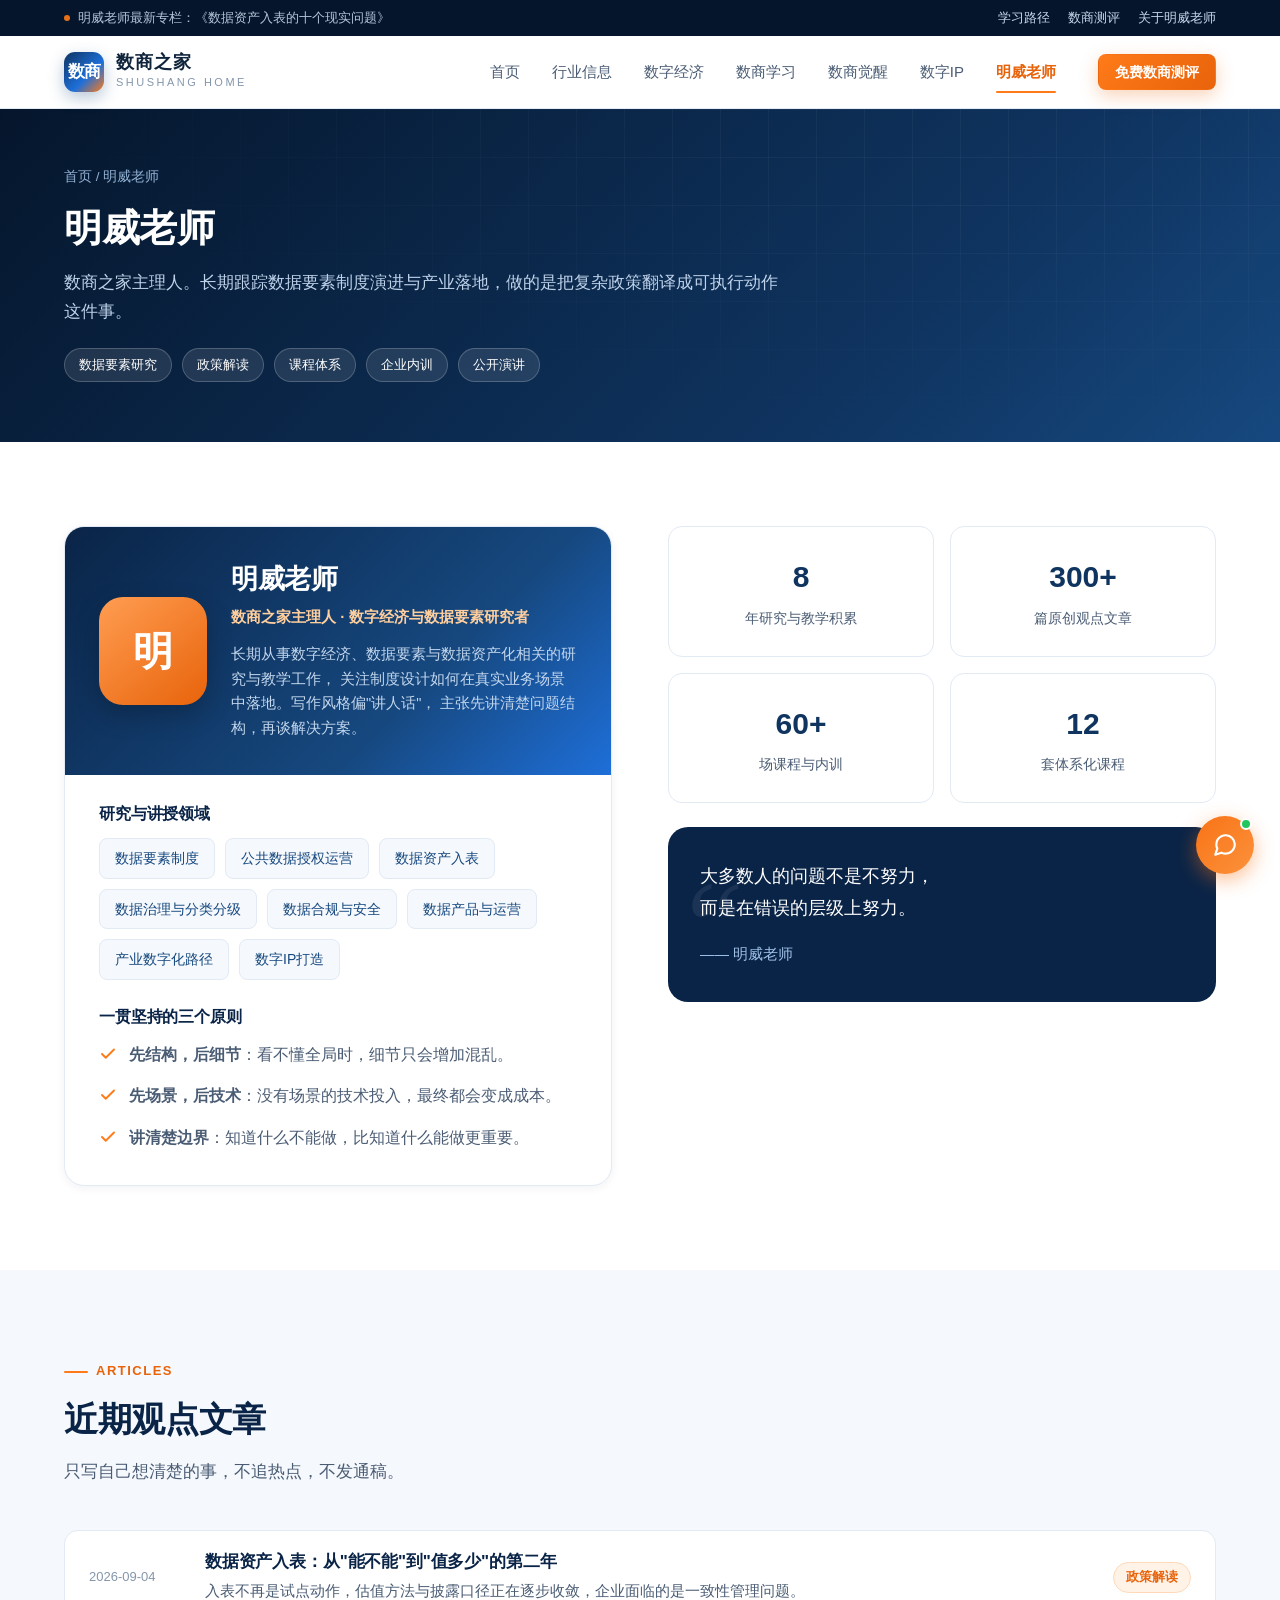
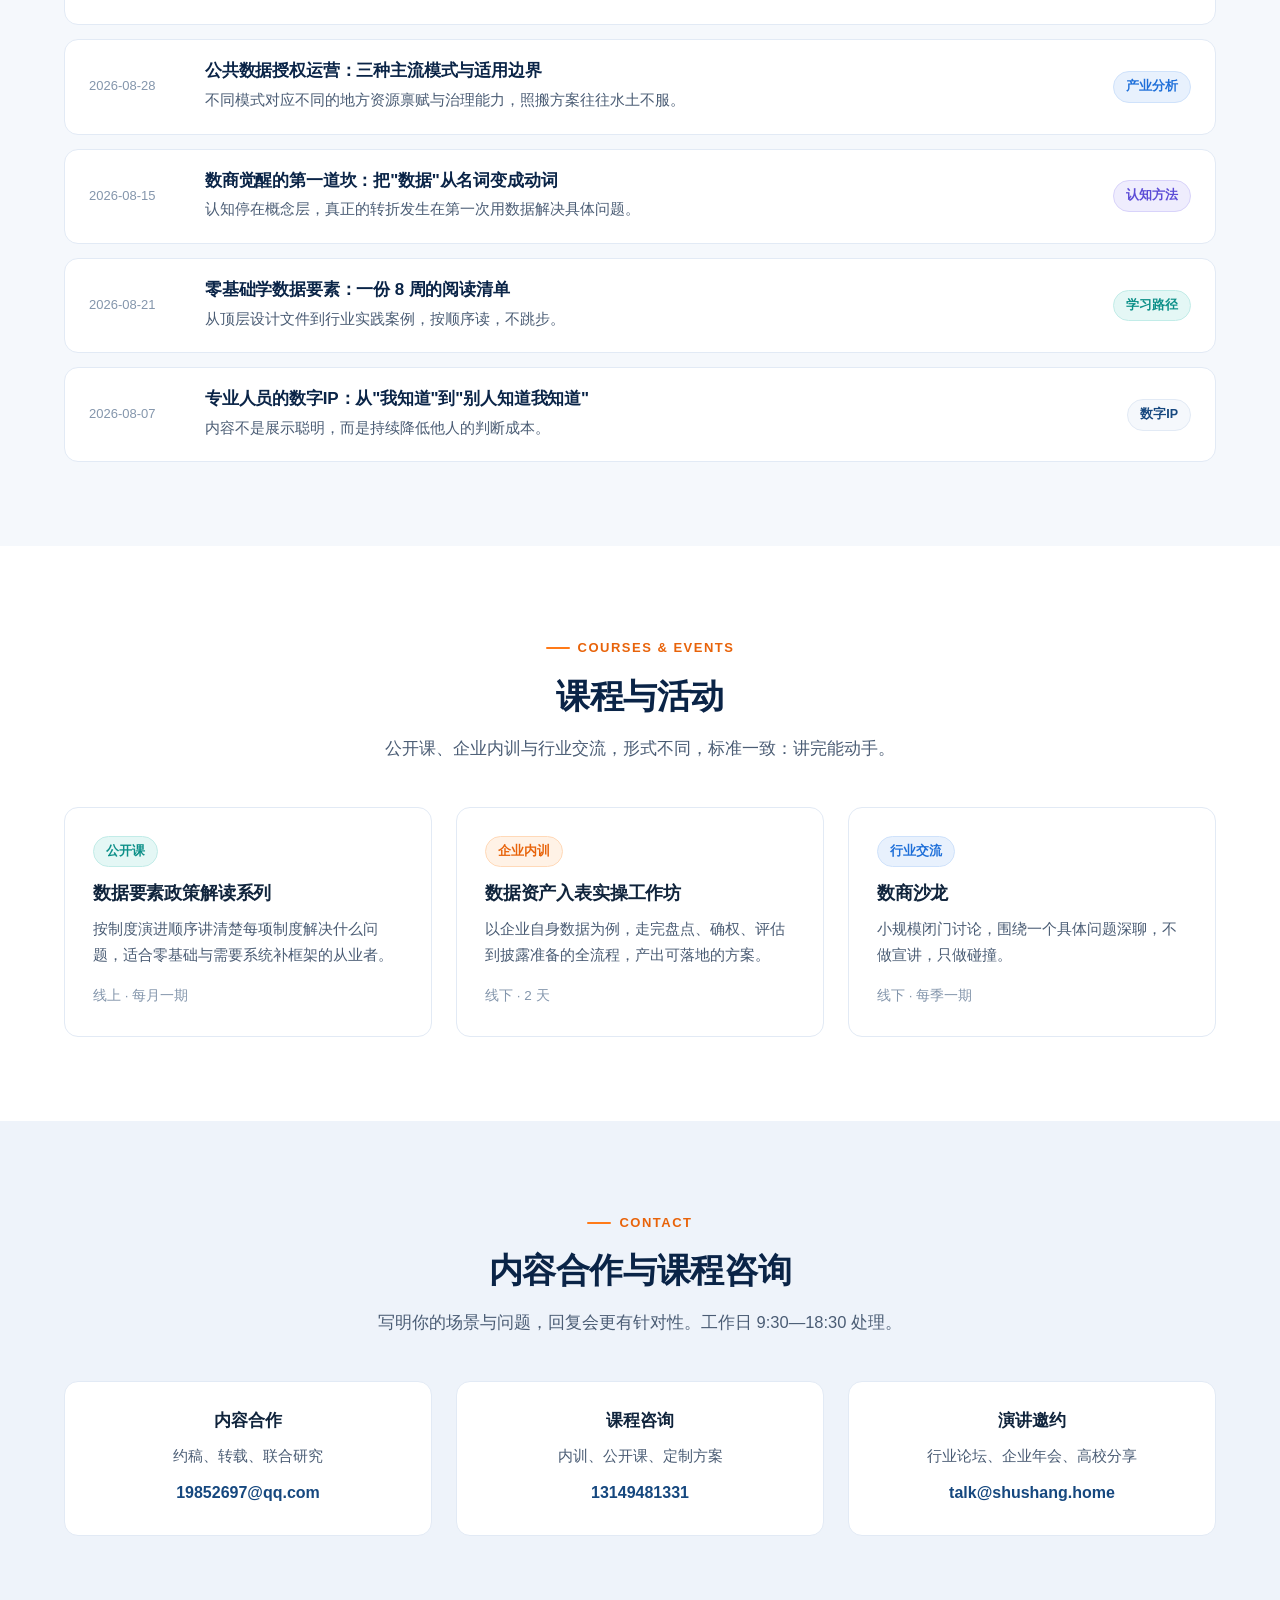
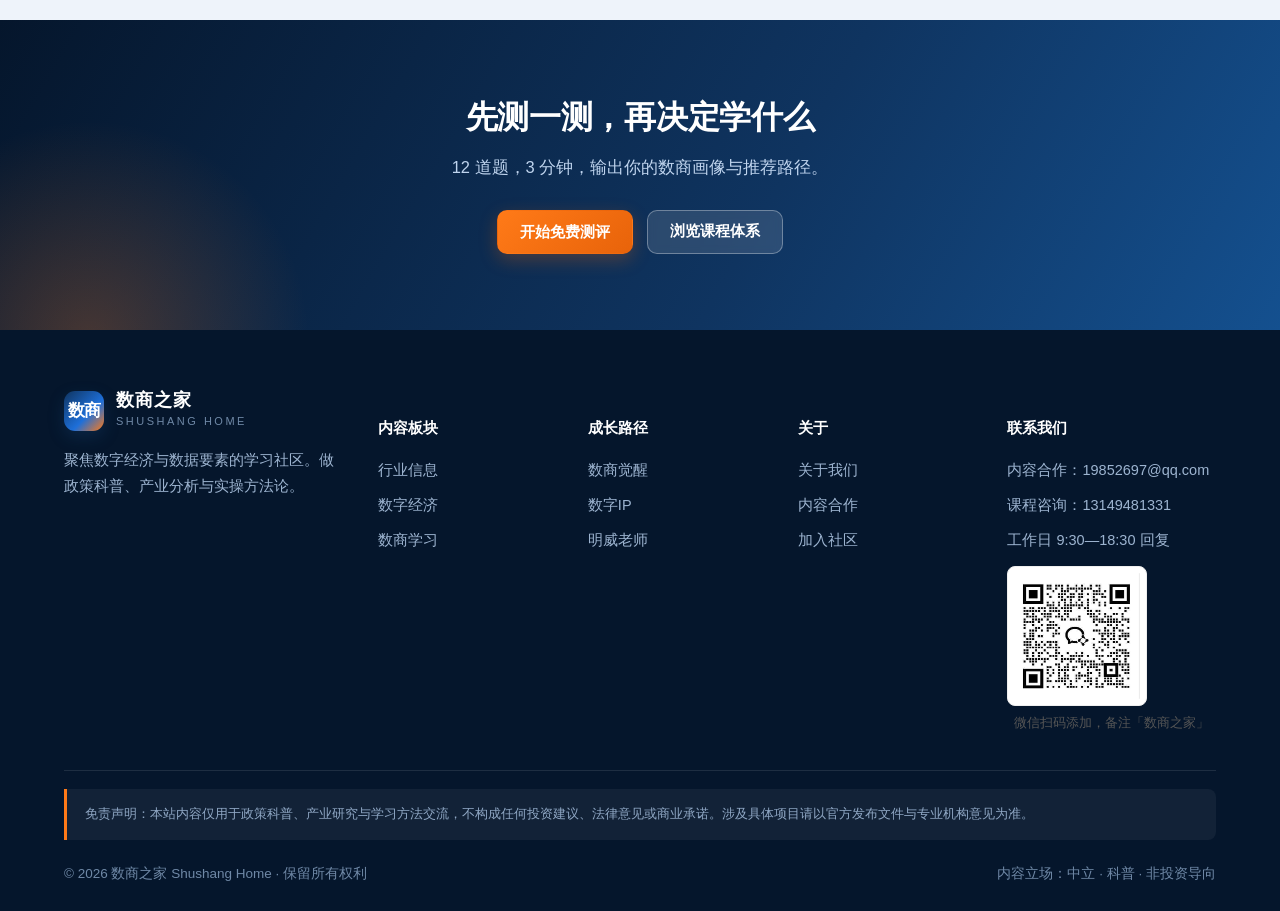
<file: teacher.html>
<!DOCTYPE html>
<html lang="zh-CN">
<head>
<meta charset="UTF-8">
<meta name="viewport" content="width=device-width, initial-scale=1">
<meta http-equiv="Cache-Control" content="no-cache, no-store, must-revalidate">
<meta http-equiv="Pragma" content="no-cache">
<meta http-equiv="Expires" content="0">
<title>明威老师 — 数商之家</title>
<meta name="description" content="明威老师：数商之家主理人，长期研究数据要素政策与产业落地。观点文章、课程体系、线下活动与联系方式。">
<link rel="stylesheet" href="assets/css/style.css?v=2">
</head>
<body>

<div class="topbar">
  <div class="container">
    <span><i class="dot"></i>明威老师最新专栏：《数据资产入表的十个现实问题》</span>
    <div class="topbar-links">
      <a href="learning.html">学习路径</a>
      <a href="awakening.html">数商测评</a>
      <a href="teacher.html">关于明威老师</a>
    </div>
  </div>
</div>

<nav class="nav">
  <div class="container">
    <a href="index.html" class="logo">
      <div class="logo-mark">数商</div>
      <div class="logo-text"><b>数商之家</b><small>Shushang Home</small></div>
    </a>
    <button class="nav-toggle" aria-label="菜单" aria-expanded="false"><i></i><i></i><i></i></button>
    <ul class="nav-menu">
      <li><a href="index.html">首页</a></li>
      <li><a href="industry.html">行业信息</a></li>
      <li><a href="economy.html">数字经济</a></li>
      <li><a href="learning.html">数商学习</a></li>
      <li><a href="awakening.html">数商觉醒</a></li>
      <li><a href="ip.html">数字IP</a></li>
      <li><a href="teacher.html" class="active">明威老师</a></li>
    </ul>
    <div class="nav-cta">
      <a href="awakening.html" class="btn btn-primary btn-sm">免费数商测评</a>
    </div>
  </div>
</nav>

<div class="pagehead">
  <div class="container">
    <div class="crumb"><a href="index.html">首页</a> / 明威老师</div>
    <h1>明威老师</h1>
    <p>数商之家主理人。长期跟踪数据要素制度演进与产业落地，做的是把复杂政策翻译成可执行动作这件事。</p>
    <div class="pagehead-tags">
      <span>数据要素研究</span><span>政策解读</span><span>课程体系</span><span>企业内训</span><span>公开演讲</span>
    </div>
  </div>
</div>

<!-- 个人名片 -->
<section class="section">
  <div class="container">
    <div class="split" style="align-items:start;">
      <div class="reveal">
        <div class="profile-card">
          <div class="profile-top">
            <div class="avatar">明</div>
            <div>
              <h2>明威老师</h2>
              <div class="role">数商之家主理人 · 数字经济与数据要素研究者</div>
              <p class="bio">
                长期从事数字经济、数据要素与数据资产化相关的研究与教学工作，
                关注制度设计如何在真实业务场景中落地。写作风格偏"讲人话"，
                主张先讲清楚问题结构，再谈解决方案。
              </p>
            </div>
          </div>
          <div class="profile-body">
            <h4>研究与讲授领域</h4>
            <div class="chips">
              <span class="chip">数据要素制度</span>
              <span class="chip">公共数据授权运营</span>
              <span class="chip">数据资产入表</span>
              <span class="chip">数据治理与分类分级</span>
              <span class="chip">数据合规与安全</span>
              <span class="chip">数据产品与运营</span>
              <span class="chip">产业数字化路径</span>
              <span class="chip">数字IP打造</span>
            </div>

            <h4>一贯坚持的三个原则</h4>
            <ul class="feature-list">
              <li><svg viewBox="0 0 24 24" fill="none" stroke="currentColor" stroke-width="2.5" stroke-linecap="round" stroke-linejoin="round"><path d="M20 6L9 17l-5-5"/></svg><span><strong>先结构，后细节</strong>：看不懂全局时，细节只会增加混乱。</span></li>
              <li><svg viewBox="0 0 24 24" fill="none" stroke="currentColor" stroke-width="2.5" stroke-linecap="round" stroke-linejoin="round"><path d="M20 6L9 17l-5-5"/></svg><span><strong>先场景，后技术</strong>：没有场景的技术投入，最终都会变成成本。</span></li>
              <li><svg viewBox="0 0 24 24" fill="none" stroke="currentColor" stroke-width="2.5" stroke-linecap="round" stroke-linejoin="round"><path d="M20 6L9 17l-5-5"/></svg><span><strong>讲清楚边界</strong>：知道什么不能做，比知道什么能做更重要。</span></li>
            </ul>
          </div>
        </div>
      </div>

      <div class="reveal">
        <div class="grid g-2" style="gap:16px;">
          <div class="card" style="text-align:center;padding:24px 18px;">
            <b style="display:block;font-size:30px;color:var(--navy-700);font-weight:800;" data-count="8">8</b>
            <span style="font-size:14px;color:var(--text-2);">年研究与教学积累</span>
          </div>
          <div class="card" style="text-align:center;padding:24px 18px;">
            <b style="display:block;font-size:30px;color:var(--navy-700);font-weight:800;" data-count="300" data-suffix="+">300+</b>
            <span style="font-size:14px;color:var(--text-2);">篇原创观点文章</span>
          </div>
          <div class="card" style="text-align:center;padding:24px 18px;">
            <b style="display:block;font-size:30px;color:var(--navy-700);font-weight:800;" data-count="60" data-suffix="+">60+</b>
            <span style="font-size:14px;color:var(--text-2);">场课程与内训</span>
          </div>
          <div class="card" style="text-align:center;padding:24px 18px;">
            <b style="display:block;font-size:30px;color:var(--navy-700);font-weight:800;" data-count="12">12</b>
            <span style="font-size:14px;color:var(--text-2);">套体系化课程</span>
          </div>
        </div>

        <div class="quote" style="margin-top:24px;padding:34px 32px;">
          <p style="font-size:18px;">大多数人的问题不是不努力，<br>而是在错误的层级上努力。</p>
          <footer>—— 明威老师
</footer>
        </div>
      </div>
    </div>
  </div>
</section>

<!-- 观点文章 -->
<section class="section section-soft">
  <div class="container">
    <div class="sec-head">
      <div class="eyebrow">Articles</div>
      <h2>近期观点文章</h2>
      <p>只写自己想清楚的事，不追热点，不发通稿。</p>
    </div>

    <div class="news-list">
      <a href="industry.html" class="news-item reveal">
        <div class="news-date">2026-09-04</div>
        <div>
          <h4>数据资产入表：从"能不能"到"值多少"的第二年</h4>
          <p>入表不再是试点动作，估值方法与披露口径正在逐步收敛，企业面临的是一致性管理问题。</p>
        </div>
        <span class="tag tag-orange">政策解读</span>
      </a>
      <a href="economy.html" class="news-item reveal">
        <div class="news-date">2026-08-28</div>
        <div>
          <h4>公共数据授权运营：三种主流模式与适用边界</h4>
          <p>不同模式对应不同的地方资源禀赋与治理能力，照搬方案往往水土不服。</p>
        </div>
        <span class="tag tag-blue">产业分析</span>
      </a>
      <a href="awakening.html" class="news-item reveal">
        <div class="news-date">2026-08-15</div>
        <div>
          <h4>数商觉醒的第一道坎：把"数据"从名词变成动词</h4>
          <p>认知停在概念层，真正的转折发生在第一次用数据解决具体问题。</p>
        </div>
        <span class="tag tag-purple">认知方法</span>
      </a>
      <a href="learning.html" class="news-item reveal">
        <div class="news-date">2026-08-21</div>
        <div>
          <h4>零基础学数据要素：一份 8 周的阅读清单</h4>
          <p>从顶层设计文件到行业实践案例，按顺序读，不跳步。</p>
        </div>
        <span class="tag tag-teal">学习路径</span>
      </a>
      <a href="ip.html" class="news-item reveal">
        <div class="news-date">2026-08-07</div>
        <div>
          <h4>专业人员的数字IP：从"我知道"到"别人知道我知道"</h4>
          <p>内容不是展示聪明，而是持续降低他人的判断成本。</p>
        </div>
        <span class="tag">数字IP</span>
      </a>
    </div>
  </div>
</section>

<!-- 课程与活动 -->
<section class="section">
  <div class="container">
    <div class="sec-head center">
      <div class="eyebrow">Courses &amp; Events</div>
      <h2>课程与活动</h2>
      <p>公开课、企业内训与行业交流，形式不同，标准一致：讲完能动手。</p>
    </div>

    <div class="grid g-3">
      <div class="card reveal">
        <span class="tag tag-teal">公开课</span>
        <h3 style="font-size:18px;margin:14px 0 10px;">数据要素政策解读系列</h3>
        <p style="color:var(--text-2);font-size:15px;">按制度演进顺序讲清楚每项制度解决什么问题，适合零基础与需要系统补框架的从业者。</p>
        <div style="margin-top:16px;font-size:13.5px;color:var(--text-3);">线上 · 每月一期</div>
      </div>
      <div class="card reveal">
        <span class="tag tag-orange">企业内训</span>
        <h3 style="font-size:18px;margin:14px 0 10px;">数据资产入表实操工作坊</h3>
        <p style="color:var(--text-2);font-size:15px;">以企业自身数据为例，走完盘点、确权、评估到披露准备的全流程，产出可落地的方案。</p>
        <div style="margin-top:16px;font-size:13.5px;color:var(--text-3);">线下 · 2 天</div>
      </div>
      <div class="card reveal">
        <span class="tag tag-blue">行业交流</span>
        <h3 style="font-size:18px;margin:14px 0 10px;">数商沙龙</h3>
        <p style="color:var(--text-2);font-size:15px;">小规模闭门讨论，围绕一个具体问题深聊，不做宣讲，只做碰撞。</p>
        <div style="margin-top:16px;font-size:13.5px;color:var(--text-3);">线下 · 每季一期</div>
      </div>
    </div>
  </div>
</section>

<!-- 联系 -->
<section class="section section-deep" id="contact">
  <div class="container">
    <div class="sec-head center">
      <div class="eyebrow">Contact</div>
      <h2>内容合作与课程咨询</h2>
      <p>写明你的场景与问题，回复会更有针对性。工作日 9:30—18:30 处理。</p>
    </div>

    <div class="grid g-3">
      <div class="card reveal" style="text-align:center;">
        <h3 style="font-size:17px;margin-bottom:10px;">内容合作</h3>
        <p style="color:var(--text-2);font-size:15px;">约稿、转载、联合研究</p>
        <p style="margin-top:10px;color:var(--navy-600);font-weight:600;">19852697@qq.com</p>
      </div>
      <div class="card reveal" style="text-align:center;">
        <h3 style="font-size:17px;margin-bottom:10px;">课程咨询</h3>
        <p style="color:var(--text-2);font-size:15px;">内训、公开课、定制方案</p>
        <p style="margin-top:10px;color:var(--navy-600);font-weight:600;">13149481331</p>
      </div>
      <div class="card reveal" style="text-align:center;">
        <h3 style="font-size:17px;margin-bottom:10px;">演讲邀约</h3>
        <p style="color:var(--text-2);font-size:15px;">行业论坛、企业年会、高校分享</p>
        <p style="margin-top:10px;color:var(--navy-600);font-weight:600;">talk@shushang.home</p>
      </div>
    </div>
  </div>
</section>

<section class="cta">
  <div class="container">
    <h2>先测一测，再决定学什么</h2>
    <p>12 道题，3 分钟，输出你的数商画像与推荐路径。</p>
    <div class="hero-actions">
      <a href="awakening.html" class="btn btn-primary">开始免费测评</a>
      <a href="learning.html" class="btn btn-light">浏览课程体系</a>
    </div>
  </div>
</section>

<footer class="footer">
  <div class="container">
    <div class="footer-grid">
      <div>
        <div class="logo">
          <div class="logo-mark">数商</div>
          <div class="logo-text"><b>数商之家</b><small>Shushang Home</small></div>
        </div>
        <p class="footer-about">聚焦数字经济与数据要素的学习社区。做政策科普、产业分析与实操方法论。</p>
      </div>
      <div><h5>内容板块</h5><ul><li><a href="industry.html">行业信息</a></li><li><a href="economy.html">数字经济</a></li><li><a href="learning.html">数商学习</a></li></ul></div>
      <div><h5>成长路径</h5><ul><li><a href="awakening.html">数商觉醒</a></li><li><a href="ip.html">数字IP</a></li><li><a href="teacher.html">明威老师</a></li></ul></div>
      <div><h5>关于</h5><ul><li><a href="index.html">关于我们</a></li><li><a href="teacher.html">内容合作</a></li><li><a href="learning.html">加入社区</a></li></ul></div>
      <div><h5>联系我们</h5><ul><li>内容合作：19852697@qq.com</li><li>课程咨询：13149481331</li><li>工作日 9:30—18:30 回复</li></ul><div class="wx-qr" style="margin-top:12px;text-align:center;"><img src="assets/img/weixin_qr.png?v=2" alt="微信二维码" style="width:140px;height:140px;border-radius:8px;background:#fff;padding:6px;border:1px solid #eee;" /><p style="font-size:13px;color:#555;margin-top:6px;">微信扫码添加，备注「数商之家」</p></div></div>
    </div>
    <div class="disclaimer">免责声明：本站内容仅用于政策科普、产业研究与学习方法交流，不构成任何投资建议、法律意见或商业承诺。涉及具体项目请以官方发布文件与专业机构意见为准。</div>
    <div class="footer-bottom">
      <span>© 2026 数商之家 Shushang Home · 保留所有权利</span>
      <span>内容立场：中立 · 科普 · 非投资导向</span>
    </div>
  </div>
</footer>

<button class="totop" aria-label="回到顶部">
  <svg viewBox="0 0 24 24" width="20" height="20" fill="none" stroke="currentColor" stroke-width="2.2" stroke-linecap="round" stroke-linejoin="round"><path d="M12 19V5M5 12l7-7 7 7"/></svg>
</button>

<script src="assets/js/main.js?v=2"></script>
<script src="assets/js/ai-widget.js?v=3"></script>
</body>
</html>
</file>
<file: assets/css/style.css>
/* ==========================================================
   数商之家 Shushang Home — 全站样式表
   风格：深蓝专业风 + 橙色点缀，浅色主题
   ========================================================== */

:root {
  /* 主色 - 深蓝 */
  --navy-900: #05162c;
  --navy-800: #0a2447;
  --navy-700: #0f3460;
  --navy-600: #16487f;
  --blue-500: #1e6fd9;
  --blue-300: #6aa6f0;

  /* 强调色 - 橙 */
  --orange-600: #e8630a;
  --orange-500: #ff7a18;
  --orange-400: #ff9d52;
  --orange-100: #fff2e6;

  /* 辅助色 */
  --teal-500: #0fa8a0;
  --purple-500: #6b5ce7;

  /* 中性色 */
  --bg: #ffffff;
  --bg-soft: #f5f8fc;
  --bg-deep: #eef3fa;
  --line: #e2eaf5;
  --line-strong: #cfdcee;
  --text: #10243c;
  --text-2: #4a5c74;
  --text-3: #8496ac;
  --white: #fff;

  --radius-sm: 8px;
  --radius: 14px;
  --radius-lg: 20px;
  --shadow-sm: 0 2px 10px rgba(10, 36, 71, .06);
  --shadow: 0 8px 28px rgba(10, 36, 71, .09);
  --shadow-lg: 0 18px 48px rgba(10, 36, 71, .14);

  --maxw: 1200px;
  --nav-h: 72px;

  --font: "PingFang SC", "Microsoft YaHei", "Hiragino Sans GB", "Source Han Sans SC",
    -apple-system, BlinkMacSystemFont, "Segoe UI", Roboto, Helvetica, Arial, sans-serif;
}

* { box-sizing: border-box; }

html { scroll-behavior: smooth; }

body {
  margin: 0;
  font-family: var(--font);
  color: var(--text);
  background: var(--bg);
  font-size: 16px;
  line-height: 1.75;
  -webkit-font-smoothing: antialiased;
}

img, svg { max-width: 100%; display: block; }
a { color: inherit; text-decoration: none; }
ul { margin: 0; padding: 0; list-style: none; }
h1, h2, h3, h4 { margin: 0; line-height: 1.35; font-weight: 700; letter-spacing: -.01em; }
p { margin: 0; }
button { font-family: inherit; }

.container {
  width: 100%;
  max-width: var(--maxw);
  margin: 0 auto;
  padding: 0 24px;
}

/* ---------- 顶部公告条 ---------- */
.topbar {
  background: var(--navy-900);
  color: #c8d8ec;
  font-size: 13px;
  height: 36px;
  display: flex;
  align-items: center;
}
.topbar .container {
  display: flex;
  align-items: center;
  justify-content: space-between;
  gap: 16px;
}
.topbar span { opacity: .9; }
.topbar .dot {
  display: inline-block;
  width: 6px; height: 6px;
  border-radius: 50%;
  background: var(--orange-500);
  margin-right: 8px;
  vertical-align: middle;
}
.topbar-links { display: flex; gap: 18px; }
.topbar-links a:hover { color: var(--orange-400); }

/* ---------- 导航 ---------- */
.nav {
  position: sticky;
  top: 0;
  z-index: 100;
  background: rgba(255, 255, 255, .92);
  backdrop-filter: saturate(180%) blur(12px);
  border-bottom: 1px solid var(--line);
  transition: box-shadow .25s, background .25s;
}
.nav.scrolled { box-shadow: var(--shadow-sm); }
.nav .container {
  height: var(--nav-h);
  display: flex;
  align-items: center;
  gap: 28px;
}

.logo { display: flex; align-items: center; gap: 12px; flex-shrink: 0; }
.logo-mark {
  width: 40px; height: 40px;
  border-radius: 11px;
  background: linear-gradient(135deg, var(--navy-700), var(--blue-500) 60%, var(--orange-500));
  display: grid;
  place-items: center;
  color: #fff;
  font-weight: 800;
  font-size: 17px;
  letter-spacing: -1px;
  box-shadow: 0 6px 16px rgba(22, 72, 127, .3);
}
.logo-text b { display: block; font-size: 18px; letter-spacing: 1px; line-height: 1.2; }
.logo-text small { display: block; font-size: 11px; color: var(--text-3); letter-spacing: 2.5px; text-transform: uppercase; }

.nav-menu { display: flex; align-items: center; gap: 4px; margin-left: auto; }
.nav-menu > li { position: relative; }
.nav-menu a {
  display: block;
  padding: 10px 14px;
  border-radius: 8px;
  font-size: 15px;
  color: var(--text-2);
  font-weight: 500;
  transition: color .2s, background .2s;
}
.nav-menu a:hover { color: var(--navy-700); background: var(--bg-soft); }
.nav-menu a.active { color: var(--orange-600); font-weight: 600; }
.nav-menu a.active::after {
  content: "";
  position: absolute;
  left: 14px; right: 14px; bottom: 2px;
  height: 2px;
  border-radius: 2px;
  background: var(--orange-500);
}

.nav-cta {
  display: flex;
  align-items: center;
  gap: 10px;
  flex-shrink: 0;
}

/* 移动端汉堡 */
.nav-toggle {
  display: none;
  width: 42px; height: 42px;
  border: 1px solid var(--line-strong);
  border-radius: 10px;
  background: #fff;
  cursor: pointer;
  margin-left: auto;
  position: relative;
}
.nav-toggle i {
  position: absolute;
  left: 11px; right: 11px;
  height: 2px;
  background: var(--navy-700);
  border-radius: 2px;
  transition: .25s;
}
.nav-toggle i:nth-child(1) { top: 14px; }
.nav-toggle i:nth-child(2) { top: 20px; }
.nav-toggle i:nth-child(3) { top: 26px; }
.nav-toggle.open i:nth-child(1) { transform: translateY(6px) rotate(45deg); }
.nav-toggle.open i:nth-child(2) { opacity: 0; }
.nav-toggle.open i:nth-child(3) { transform: translateY(-6px) rotate(-45deg); }

/* ---------- 按钮 ---------- */
.btn {
  display: inline-flex;
  align-items: center;
  justify-content: center;
  gap: 8px;
  height: 44px;
  padding: 0 22px;
  border-radius: 10px;
  font-size: 15px;
  font-weight: 600;
  border: 1px solid transparent;
  cursor: pointer;
  transition: transform .18s, box-shadow .18s, background .18s, color .18s;
  white-space: nowrap;
}
.btn-primary {
  background: linear-gradient(135deg, var(--orange-500), var(--orange-600));
  color: #fff;
  box-shadow: 0 6px 18px rgba(232, 99, 10, .28);
}
.btn-primary:hover { transform: translateY(-2px); box-shadow: 0 10px 26px rgba(232, 99, 10, .36); }
.btn-navy {
  background: var(--navy-800);
  color: #fff;
}
.btn-navy:hover { background: var(--navy-700); transform: translateY(-2px); }
.btn-ghost {
  background: #fff;
  color: var(--navy-700);
  border-color: var(--line-strong);
}
.btn-ghost:hover { border-color: var(--blue-500); color: var(--blue-500); transform: translateY(-2px); }
.btn-light {
  background: rgba(255, 255, 255, .12);
  color: #fff;
  border-color: rgba(255, 255, 255, .32);
  backdrop-filter: blur(4px);
}
.btn-light:hover { background: rgba(255, 255, 255, .2); }
.btn-sm { height: 36px; padding: 0 16px; font-size: 14px; border-radius: 8px; }

/* ---------- 区块通用 ---------- */
.section { padding: 84px 0; }
.section-soft { background: var(--bg-soft); }
.section-deep { background: var(--bg-deep); }

.sec-head { max-width: 720px; margin-bottom: 44px; }
.sec-head.center { margin-left: auto; margin-right: auto; text-align: center; }
.eyebrow {
  display: inline-flex;
  align-items: center;
  gap: 8px;
  font-size: 13px;
  font-weight: 700;
  letter-spacing: 1.5px;
  color: var(--orange-600);
  text-transform: uppercase;
  margin-bottom: 14px;
}
.eyebrow::before {
  content: "";
  width: 24px; height: 2px;
  background: var(--orange-500);
  border-radius: 2px;
}
.sec-head h2 { font-size: 34px; color: var(--navy-800); margin-bottom: 14px; }
.sec-head p { color: var(--text-2); font-size: 16.5px; }

/* ---------- Hero ---------- */
.hero {
  position: relative;
  background: linear-gradient(135deg, var(--navy-900) 0%, var(--navy-700) 55%, #14457e 100%);
  color: #fff;
  overflow: hidden;
  padding: 92px 0 100px;
}
.hero::before {
  content: "";
  position: absolute;
  inset: 0;
  background-image:
    linear-gradient(rgba(255, 255, 255, .045) 1px, transparent 1px),
    linear-gradient(90deg, rgba(255, 255, 255, .045) 1px, transparent 1px);
  background-size: 56px 56px;
  mask-image: radial-gradient(ellipse at 30% 20%, #000 30%, transparent 78%);
}
.hero::after {
  content: "";
  position: absolute;
  width: 620px; height: 620px;
  right: -180px; top: -220px;
  border-radius: 50%;
  background: radial-gradient(circle, rgba(255, 122, 24, .28), transparent 62%);
}
.hero .container { position: relative; z-index: 2; }
.hero-grid {
  display: grid;
  grid-template-columns: 1.15fr .85fr;
  gap: 56px;
  align-items: center;
}
.hero h1 {
  font-size: 46px;
  line-height: 1.28;
  margin-bottom: 20px;
}
.hero h1 em { font-style: normal; color: var(--orange-400); }
.hero .lead {
  font-size: 17.5px;
  color: #c5d7ee;
  margin-bottom: 30px;
  max-width: 560px;
}
.hero-actions { display: flex; gap: 14px; flex-wrap: wrap; margin-bottom: 36px; }
.hero-tags { display: flex; flex-wrap: wrap; gap: 10px; }
.hero-tags span {
  font-size: 13.5px;
  padding: 6px 14px;
  border-radius: 999px;
  background: rgba(255, 255, 255, .1);
  border: 1px solid rgba(255, 255, 255, .18);
  color: #dbe7f6;
}

/* Hero 数据卡 */
.hero-card {
  background: rgba(255, 255, 255, .07);
  border: 1px solid rgba(255, 255, 255, .16);
  border-radius: var(--radius-lg);
  padding: 28px;
  backdrop-filter: blur(10px);
}
.hero-card h4 {
  font-size: 15px;
  color: #9fc0e6;
  margin-bottom: 20px;
  letter-spacing: .5px;
  font-weight: 600;
}
.stat-row { display: grid; grid-template-columns: 1fr 1fr; gap: 22px 18px; }
.stat b {
  display: block;
  font-size: 32px;
  line-height: 1.1;
  color: #fff;
  font-weight: 800;
}
.stat b i { font-style: normal; font-size: 16px; color: var(--orange-400); margin-left: 3px; }
.stat span { font-size: 13.5px; color: #a8c2e0; }
.hero-card .divider { height: 1px; background: rgba(255, 255, 255, .14); margin: 24px 0 18px; }
.hero-note { font-size: 13px; color: #93b1d4; line-height: 1.7; }

/* ---------- 板块卡片 ---------- */
.grid { display: grid; gap: 24px; }
.g-2 { grid-template-columns: repeat(2, 1fr); }
.g-3 { grid-template-columns: repeat(3, 1fr); }
.g-4 { grid-template-columns: repeat(4, 1fr); }

.card {
  background: #fff;
  border: 1px solid var(--line);
  border-radius: var(--radius);
  padding: 28px;
  transition: transform .22s, box-shadow .22s, border-color .22s;
}
.card:hover { transform: translateY(-4px); box-shadow: var(--shadow); border-color: var(--line-strong); }

.mod-card {
  position: relative;
  overflow: hidden;
  display: flex;
  flex-direction: column;
  min-height: 250px;
}
.mod-card::after {
  content: "";
  position: absolute;
  right: -40px; bottom: -40px;
  width: 130px; height: 130px;
  border-radius: 50%;
  background: var(--bg-soft);
  transition: transform .3s, background .3s;
}
.mod-card:hover::after { transform: scale(1.25); background: var(--orange-100); }
.mod-icon {
  width: 52px; height: 52px;
  border-radius: 14px;
  display: grid;
  place-items: center;
  background: linear-gradient(135deg, var(--navy-700), var(--blue-500));
  color: #fff;
  margin-bottom: 18px;
  position: relative;
  z-index: 1;
}
.mod-icon svg { width: 26px; height: 26px; }
.mod-card h3 { font-size: 20px; margin-bottom: 10px; position: relative; z-index: 1; }
.mod-card p { color: var(--text-2); font-size: 15px; position: relative; z-index: 1; flex: 1; }
.mod-card .more {
  margin-top: 16px;
  font-size: 14px;
  font-weight: 600;
  color: var(--orange-600);
  display: inline-flex;
  align-items: center;
  gap: 6px;
  position: relative;
  z-index: 1;
}
.mod-card .more::after { content: "→"; transition: transform .2s; }
.mod-card:hover .more::after { transform: translateX(5px); }

/* ---------- 亮点条 ---------- */
.highlights {
  display: grid;
  grid-template-columns: repeat(4, 1fr);
  gap: 1px;
  background: var(--line);
  border: 1px solid var(--line);
  border-radius: var(--radius);
  overflow: hidden;
}
.highlight {
  background: #fff;
  padding: 30px 26px;
  text-align: center;
}
.highlight b {
  display: block;
  font-size: 30px;
  color: var(--navy-700);
  font-weight: 800;
  line-height: 1.1;
}
.highlight b i { font-style: normal; font-size: 15px; color: var(--orange-500); margin-left: 2px; }
.highlight span { font-size: 14px; color: var(--text-2); }

/* ---------- 内容列表 ---------- */
.news-list { display: grid; gap: 14px; }
.news-item {
  display: grid;
  grid-template-columns: 96px 1fr auto;
  gap: 20px;
  align-items: center;
  padding: 20px 24px;
  background: #fff;
  border: 1px solid var(--line);
  border-radius: var(--radius);
  transition: border-color .2s, box-shadow .2s, transform .2s;
}
.news-item:hover { border-color: var(--blue-300); box-shadow: var(--shadow-sm); transform: translateX(3px); }
.news-date { font-size: 13px; color: var(--text-3); font-variant-numeric: tabular-nums; }
.news-item h4 { font-size: 17px; margin-bottom: 5px; color: var(--navy-800); }
.news-item p { font-size: 14.5px; color: var(--text-2); }
.tag {
  display: inline-block;
  font-size: 12.5px;
  font-weight: 600;
  padding: 4px 12px;
  border-radius: 999px;
  background: var(--bg-soft);
  color: var(--navy-600);
  border: 1px solid var(--line);
  white-space: nowrap;
}
.tag-orange { background: var(--orange-100); color: var(--orange-600); border-color: #ffd9b8; }
.tag-blue { background: #e8f1fd; color: var(--blue-500); border-color: #cfe2fb; }
.tag-teal { background: #e4f7f5; color: #0b8f88; border-color: #c2ece8; }
.tag-purple { background: #efedfd; color: #5b4bd6; border-color: #d8d3fa; }

/* ---------- 时间轴 ---------- */
.timeline { position: relative; padding-left: 34px; }
.timeline::before {
  content: "";
  position: absolute;
  left: 9px; top: 6px; bottom: 6px;
  width: 2px;
  background: linear-gradient(180deg, var(--orange-500), var(--blue-500));
  border-radius: 2px;
}
.tl-item { position: relative; padding-bottom: 30px; }
.tl-item:last-child { padding-bottom: 0; }
.tl-item::before {
  content: "";
  position: absolute;
  left: -30px; top: 7px;
  width: 12px; height: 12px;
  border-radius: 50%;
  background: #fff;
  border: 3px solid var(--orange-500);
}
.tl-item h4 { font-size: 17px; color: var(--navy-800); margin-bottom: 6px; }
.tl-item .tl-time { font-size: 13px; color: var(--orange-600); font-weight: 600; margin-bottom: 4px; }
.tl-item p { color: var(--text-2); font-size: 15px; }

/* ---------- 步骤 / 路径 ---------- */
.steps { display: grid; grid-template-columns: repeat(4, 1fr); gap: 20px; }
.step {
  position: relative;
  background: #fff;
  border: 1px solid var(--line);
  border-radius: var(--radius);
  padding: 26px 22px;
}
.step .num {
  width: 38px; height: 38px;
  border-radius: 10px;
  background: var(--navy-800);
  color: #fff;
  display: grid;
  place-items: center;
  font-weight: 700;
  font-size: 16px;
  margin-bottom: 16px;
}
.step h4 { font-size: 17px; margin-bottom: 8px; }
.step p { font-size: 14.5px; color: var(--text-2); }

/* ---------- 特性列表 ---------- */
.feature-list { display: grid; gap: 14px; margin-top: 8px; }
.feature-list li {
  display: flex;
  gap: 12px;
  align-items: flex-start;
  font-size: 15.5px;
  color: var(--text-2);
}
.feature-list li svg { flex-shrink: 0; margin-top: 4px; width: 18px; height: 18px; color: var(--orange-500); }

/* ---------- 通用两栏 ---------- */
.split {
  display: grid;
  grid-template-columns: 1fr 1fr;
  gap: 56px;
  align-items: center;
}
.split.reverse .split-visual { order: -1; }

/* 视觉块（纯 CSS/SVG 插画容器） */
.visual {
  position: relative;
  border-radius: var(--radius-lg);
  overflow: hidden;
  background: linear-gradient(140deg, var(--navy-800), var(--navy-600) 60%, var(--blue-500));
  min-height: 340px;
  display: grid;
  place-items: center;
  padding: 34px;
  color: #fff;
}
.visual::before {
  content: "";
  position: absolute;
  inset: 0;
  background-image:
    linear-gradient(rgba(255, 255, 255, .05) 1px, transparent 1px),
    linear-gradient(90deg, rgba(255, 255, 255, .05) 1px, transparent 1px);
  background-size: 40px 40px;
}
.visual > * { position: relative; z-index: 1; }
.visual-inner { text-align: center; }
.visual-inner .big {
  font-size: 52px;
  font-weight: 800;
  line-height: 1.1;
  margin-bottom: 10px;
}
.visual-inner .big em { font-style: normal; color: var(--orange-400); }
.visual-inner p { color: #b9d0ea; font-size: 15px; }

/* ---------- 图表条 ---------- */
.bars { display: grid; gap: 16px; }
.bar-row { display: grid; grid-template-columns: 108px 1fr 62px; gap: 14px; align-items: center; font-size: 14.5px; }
.bar-track { height: 10px; background: var(--bg-deep); border-radius: 999px; overflow: hidden; }
.bar-fill { height: 100%; border-radius: 999px; background: linear-gradient(90deg, var(--navy-600), var(--blue-500)); }
.bar-row .val { text-align: right; color: var(--navy-700); font-weight: 700; font-variant-numeric: tabular-nums; }

/* ---------- 引用 ---------- */
.quote {
  background: var(--navy-800);
  color: #fff;
  border-radius: var(--radius-lg);
  padding: 44px 48px;
  position: relative;
  overflow: hidden;
}
.quote::before {
  content: "\201C";
  position: absolute;
  left: 18px; top: -14px;
  font-size: 130px;
  color: rgba(255, 255, 255, .07);
  font-family: Georgia, serif;
}
.quote p { font-size: 21px; line-height: 1.75; position: relative; z-index: 1; }
.quote footer { margin-top: 18px; font-size: 14.5px; color: #9fc0e6; position: relative; z-index: 1; }

/* ---------- CTA ---------- */
.cta {
  background: linear-gradient(120deg, var(--navy-900), var(--navy-700) 60%, #14508f);
  color: #fff;
  text-align: center;
  padding: 76px 0;
  position: relative;
  overflow: hidden;
}
.cta::after {
  content: "";
  position: absolute;
  width: 500px; height: 500px;
  left: -160px; bottom: -260px;
  border-radius: 50%;
  background: radial-gradient(circle, rgba(255, 122, 24, .25), transparent 62%);
}
.cta .container { position: relative; z-index: 1; }
.cta h2 { font-size: 32px; margin-bottom: 14px; }
.cta p { color: #bfd4ee; margin-bottom: 28px; font-size: 16.5px; }
.cta .hero-actions { justify-content: center; margin-bottom: 0; }

/* ---------- AI 顾问入口卡片 ---------- */
.ai-entry {
  display: flex;
  align-items: center;
  gap: 24px;
  padding: 30px 34px;
  border-radius: var(--radius-lg);
  background: linear-gradient(120deg, var(--navy-800), var(--navy-600) 55%, var(--blue-500));
  color: #fff;
  position: relative;
  overflow: hidden;
  box-shadow: var(--shadow);
  transition: transform .22s, box-shadow .22s;
}
.ai-entry:hover { transform: translateY(-4px); box-shadow: var(--shadow-lg); }
.ai-entry::after {
  content: "";
  position: absolute;
  right: -120px; top: -120px;
  width: 320px; height: 320px;
  border-radius: 50%;
  background: radial-gradient(circle, rgba(255, 122, 24, .35), transparent 62%);
}
.ai-entry > * { position: relative; z-index: 1; }
.ai-entry-icon {
  width: 64px; height: 64px;
  border-radius: 18px;
  flex-shrink: 0;
  background: linear-gradient(135deg, var(--orange-400), var(--orange-600));
  display: grid;
  place-items: center;
  box-shadow: 0 8px 20px rgba(232, 99, 10, .34);
}
.ai-entry-icon svg { width: 32px; height: 32px; color: #fff; }
.ai-entry-body { flex: 1; }
.ai-entry-body h3 { font-size: 21px; margin-bottom: 8px; color: #fff; }
.ai-entry-body p { font-size: 15px; color: #c5d7ee; max-width: 640px; }
.ai-entry-cta {
  flex-shrink: 0;
  font-size: 15px;
  font-weight: 700;
  color: #fff;
  background: rgba(255, 255, 255, .14);
  border: 1px solid rgba(255, 255, 255, .3);
  padding: 12px 22px;
  border-radius: 999px;
  white-space: nowrap;
  transition: background .2s, border-color .2s;
}
.ai-entry:hover .ai-entry-cta { background: var(--orange-500); border-color: var(--orange-500); }
@media (max-width: 760px) {
  .ai-entry { flex-direction: column; align-items: flex-start; gap: 18px; padding: 26px; }
  .ai-entry-cta { align-self: stretch; text-align: center; }
}

/* ---------- 页脚 ---------- */
.footer {
  background: var(--navy-900);
  color: #9db4d0;
  padding: 60px 0 26px;
  font-size: 14.5px;
}
.footer-grid {
  display: grid;
  grid-template-columns: 1.6fr 1fr 1fr 1fr 1.2fr;
  gap: 36px;
  padding-bottom: 36px;
  border-bottom: 1px solid rgba(255, 255, 255, .1);
}
.footer h5 { color: #fff; font-size: 15px; margin-bottom: 16px; font-weight: 600; }
.footer li { margin-bottom: 10px; }
.footer li a:hover { color: var(--orange-400); }
.footer .logo-text b { color: #fff; }
.footer .logo-text small { color: #6f88a6; }
.footer-about { margin: 16px 0 0; line-height: 1.8; }
.footer-bottom {
  padding-top: 22px;
  display: flex;
  justify-content: space-between;
  gap: 16px;
  flex-wrap: wrap;
  font-size: 13.5px;
  color: #6f88a6;
}
.disclaimer {
  margin-top: 18px;
  padding: 14px 18px;
  background: rgba(255, 255, 255, .05);
  border-left: 3px solid var(--orange-500);
  border-radius: 0 8px 8px 0;
  font-size: 13px;
  color: #8fa7c4;
  line-height: 1.7;
}

/* ---------- 页头（内页） ---------- */
.pagehead {
  background: linear-gradient(135deg, var(--navy-900), var(--navy-700) 70%, #16487f);
  color: #fff;
  padding: 56px 0 60px;
  position: relative;
  overflow: hidden;
}
.pagehead::before {
  content: "";
  position: absolute;
  inset: 0;
  background-image:
    linear-gradient(rgba(255, 255, 255, .04) 1px, transparent 1px),
    linear-gradient(90deg, rgba(255, 255, 255, .04) 1px, transparent 1px);
  background-size: 48px 48px;
  mask-image: radial-gradient(ellipse at 80% 0%, #000 20%, transparent 72%);
}
.pagehead .container { position: relative; z-index: 1; }
.crumb { font-size: 13.5px; color: #93b1d4; margin-bottom: 14px; }
.crumb a:hover { color: var(--orange-400); }
.pagehead h1 { font-size: 38px; margin-bottom: 14px; }
.pagehead p { color: #bed2ea; font-size: 16.5px; max-width: 720px; }
.pagehead-tags { display: flex; gap: 10px; flex-wrap: wrap; margin-top: 22px; }
.pagehead-tags span {
  font-size: 13px;
  padding: 5px 14px;
  border-radius: 999px;
  background: rgba(255, 255, 255, .1);
  border: 1px solid rgba(255, 255, 255, .2);
}

/* ---------- 面包屑筛选 ---------- */
.filters {
  display: flex;
  gap: 10px;
  flex-wrap: wrap;
  margin-bottom: 28px;
}
.filter {
  padding: 8px 18px;
  border-radius: 999px;
  border: 1px solid var(--line-strong);
  background: #fff;
  font-size: 14.5px;
  color: var(--text-2);
  cursor: pointer;
  transition: .2s;
}
.filter:hover { border-color: var(--blue-500); color: var(--blue-500); }
.filter.active { background: var(--navy-800); border-color: var(--navy-800); color: #fff; }

/* ---------- 表格 ---------- */
.table-wrap { overflow-x: auto; border: 1px solid var(--line); border-radius: var(--radius); background: #fff; }
table { width: 100%; border-collapse: collapse; font-size: 14.8px; min-width: 620px; }
th {
  background: var(--bg-soft);
  text-align: left;
  padding: 14px 18px;
  font-size: 14px;
  color: var(--navy-700);
  font-weight: 700;
  white-space: nowrap;
}
td { padding: 14px 18px; border-top: 1px solid var(--line); color: var(--text-2); }
tbody tr:hover td { background: #fafcff; }
td strong { color: var(--text); }

/* ---------- 人物 ---------- */
.profile-card {
  background: #fff;
  border: 1px solid var(--line);
  border-radius: var(--radius-lg);
  overflow: hidden;
  box-shadow: var(--shadow-sm);
}
.profile-top {
  padding: 34px;
  background: linear-gradient(135deg, var(--navy-800), var(--navy-600) 65%, var(--blue-500));
  color: #fff;
  display: flex;
  gap: 24px;
  align-items: center;
}
.avatar {
  width: 108px; height: 108px;
  border-radius: 24px;
  flex-shrink: 0;
  background: linear-gradient(140deg, var(--orange-400), var(--orange-600));
  display: grid;
  place-items: center;
  font-size: 40px;
  font-weight: 800;
  color: #fff;
  box-shadow: 0 10px 26px rgba(0, 0, 0, .22);
}
.profile-top h2 { font-size: 27px; margin-bottom: 6px; }
.profile-top .role { color: #ffcf9e; font-size: 15px; font-weight: 600; margin-bottom: 12px; }
.profile-top .bio { color: #c3d7ee; font-size: 14.5px; line-height: 1.7; }
.profile-body { padding: 28px 34px 34px; }
.profile-body h4 { font-size: 16px; color: var(--navy-800); margin-bottom: 14px; }
.chips { display: flex; flex-wrap: wrap; gap: 10px; margin-bottom: 26px; }
.chip {
  padding: 7px 15px;
  border-radius: 8px;
  background: var(--bg-soft);
  border: 1px solid var(--line);
  font-size: 14px;
  color: var(--navy-600);
  font-weight: 500;
}

/* ---------- 服务流程 ---------- */
.flow { display: grid; grid-template-columns: repeat(4, 1fr); gap: 16px; }
.flow-step {
  background: #fff;
  border: 1px solid var(--line);
  border-radius: var(--radius);
  padding: 24px 20px;
  position: relative;
}
.flow-step .idx {
  font-size: 13px;
  font-weight: 700;
  color: var(--orange-600);
  letter-spacing: 1px;
  margin-bottom: 8px;
}
.flow-step h4 { font-size: 16.5px; margin-bottom: 8px; }
.flow-step p { font-size: 14px; color: var(--text-2); }

/* ---------- 响应式 ---------- */
@media (max-width: 1080px) {
  .footer-grid { grid-template-columns: 1fr 1fr 1fr; }
  .hero-grid { grid-template-columns: 1fr; gap: 40px; }
  .hero h1 { font-size: 38px; }
}

@media (max-width: 900px) {
  .nav-toggle { display: block; }
  .nav-menu {
    position: absolute;
    top: var(--nav-h);
    left: 0; right: 0;
    background: #fff;
    border-bottom: 1px solid var(--line);
    flex-direction: column;
    align-items: stretch;
    gap: 0;
    padding: 10px 16px 18px;
    box-shadow: var(--shadow);
    display: none;
  }
  .nav-menu.open { display: flex; }
  .nav-menu a { padding: 13px 10px; font-size: 16px; border-radius: 6px; }
  .nav-menu a.active::after { display: none; }
  .nav-cta { display: none; }
  .g-4, .g-3, .steps, .flow { grid-template-columns: repeat(2, 1fr); }
  .split { grid-template-columns: 1fr; gap: 34px; }
  .split.reverse .split-visual { order: 0; }
  .highlights { grid-template-columns: repeat(2, 1fr); }
  .section { padding: 60px 0; }
  .sec-head h2 { font-size: 28px; }
  .news-item { grid-template-columns: 1fr; gap: 10px; }
  .news-date { order: -1; }
}

@media (max-width: 620px) {
  .container { padding: 0 18px; }
  .topbar-links { display: none; }
  .hero { padding: 60px 0 70px; }
  .hero h1 { font-size: 30px; }
  .hero .lead { font-size: 16px; }
  .g-4, .g-3, .g-2, .steps, .flow, .highlights { grid-template-columns: 1fr; }
  .sec-head h2 { font-size: 25px; }
  .pagehead h1 { font-size: 29px; }
  .quote { padding: 32px 26px; }
  .quote p { font-size: 18px; }
  .profile-top { flex-direction: column; text-align: center; padding: 26px; }
  .profile-body { padding: 24px 22px 28px; }
  .footer-grid { grid-template-columns: 1fr 1fr; }
  .stat-row { grid-template-columns: 1fr 1fr; }
}

/* ---------- 动效 ---------- */
.reveal { opacity: 0; transform: translateY(22px); transition: opacity .6s ease, transform .6s ease; }
.reveal.in { opacity: 1; transform: none; }

/* 回到顶部 */
.totop {
  position: fixed;
  right: 26px; bottom: 26px;
  width: 46px; height: 46px;
  border-radius: 50%;
  background: var(--navy-800);
  color: #fff;
  border: none;
  cursor: pointer;
  display: grid;
  place-items: center;
  box-shadow: var(--shadow);
  opacity: 0;
  pointer-events: none;
  transition: opacity .25s, transform .25s;
  z-index: 90;
}
.totop.show { opacity: 1; pointer-events: auto; }
.totop:hover { transform: translateY(-3px); background: var(--orange-500); }
</file>
